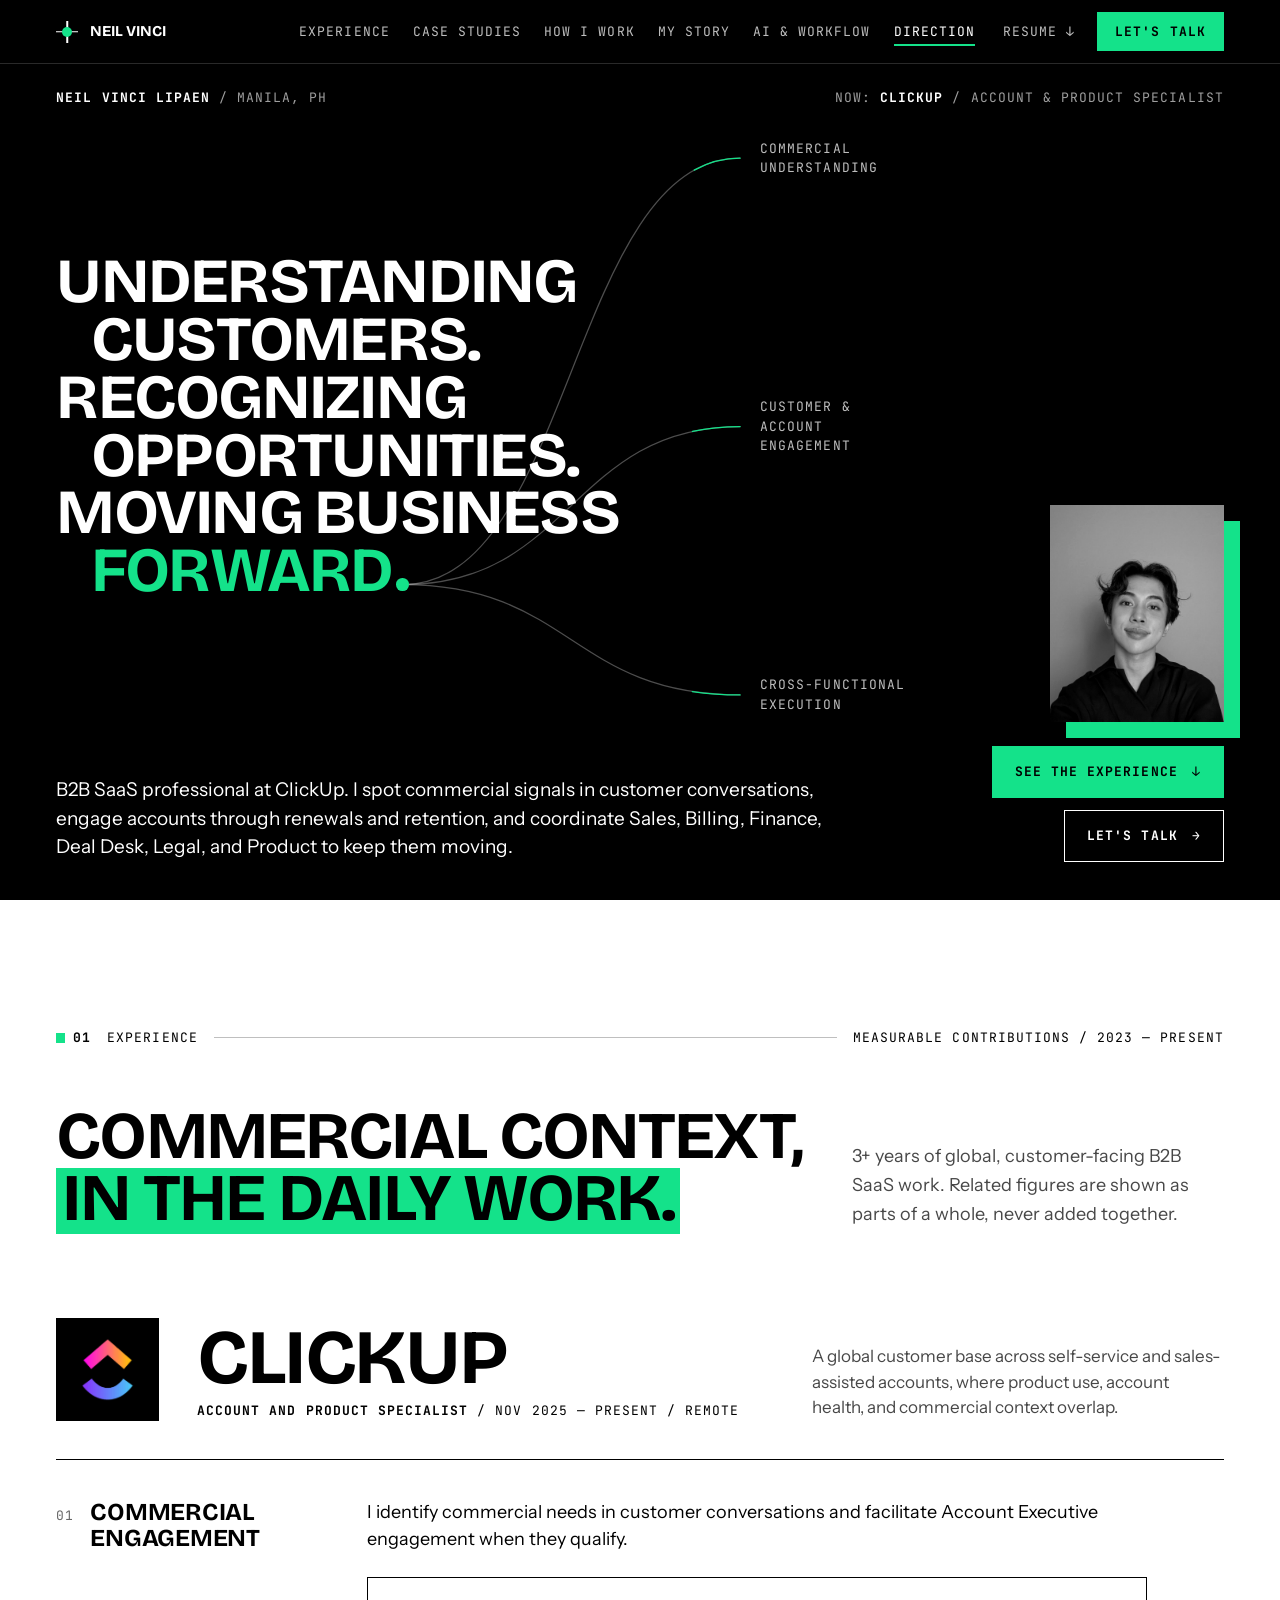
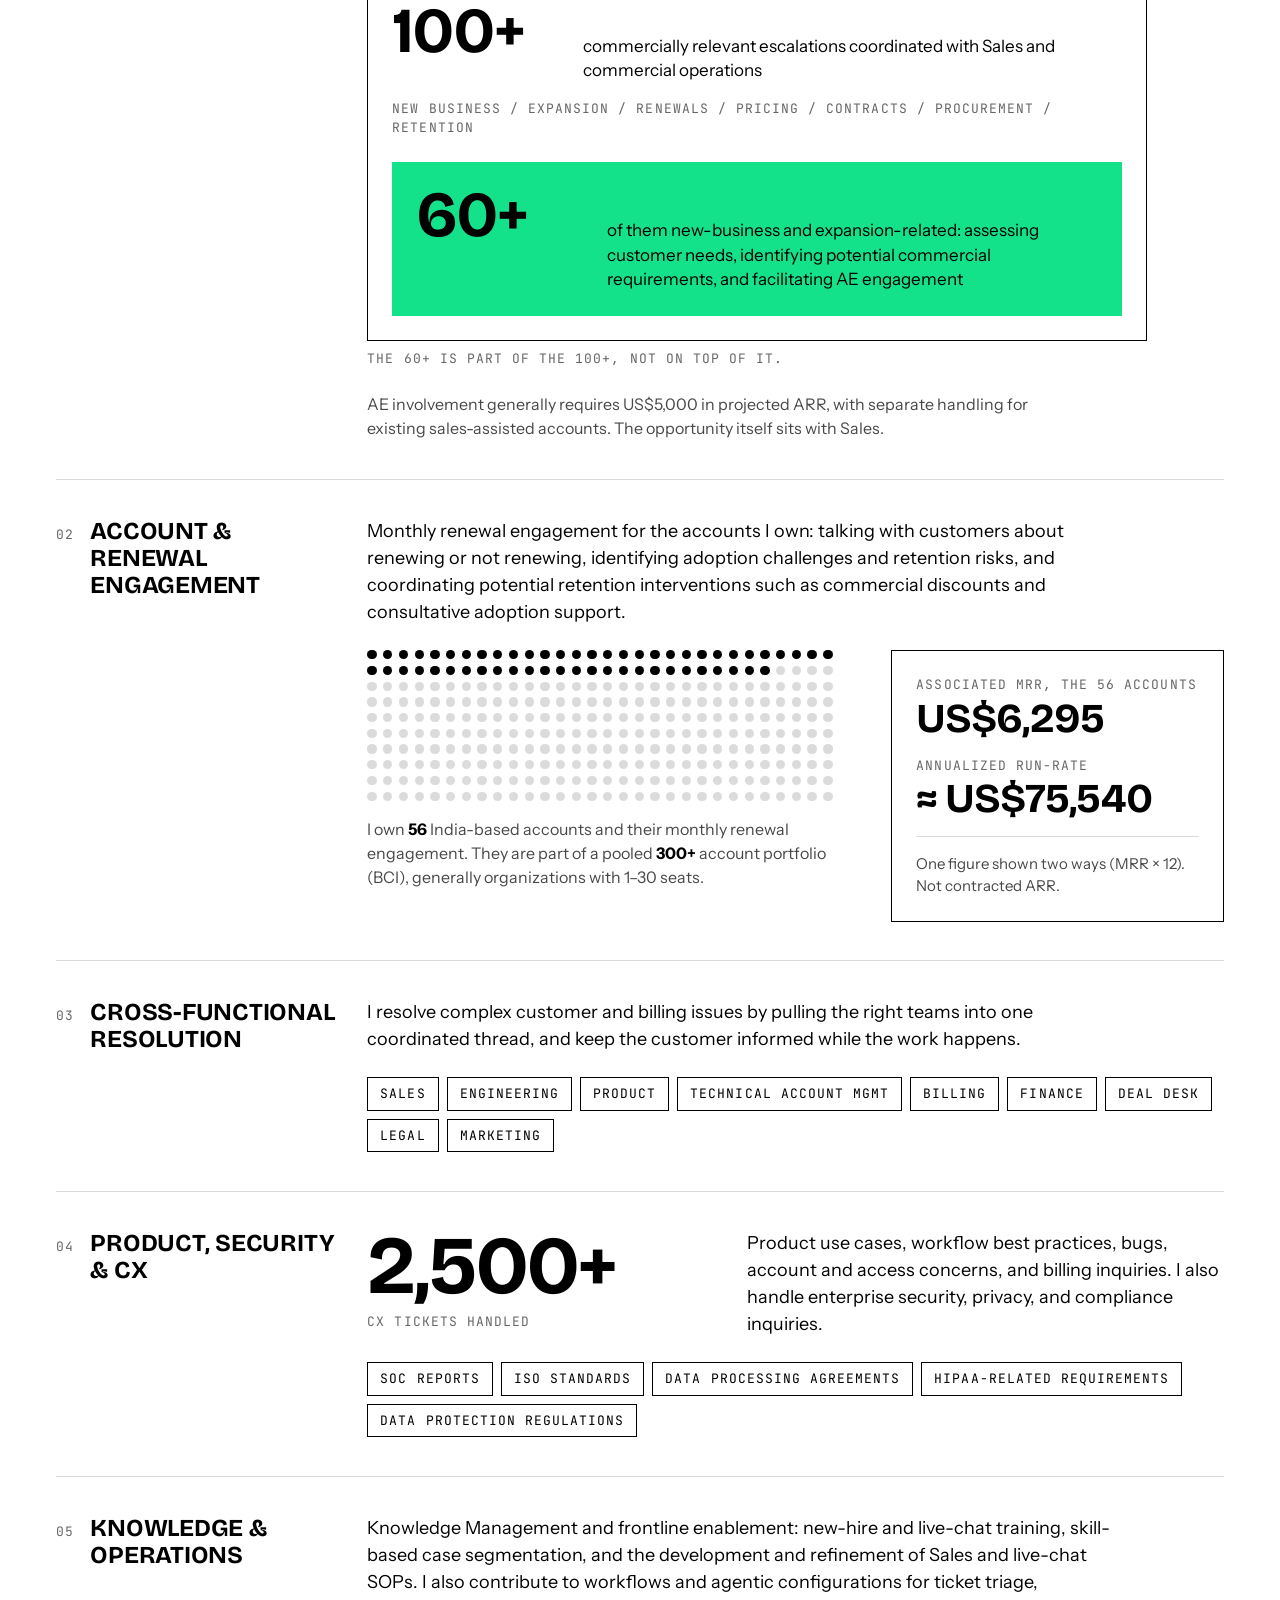
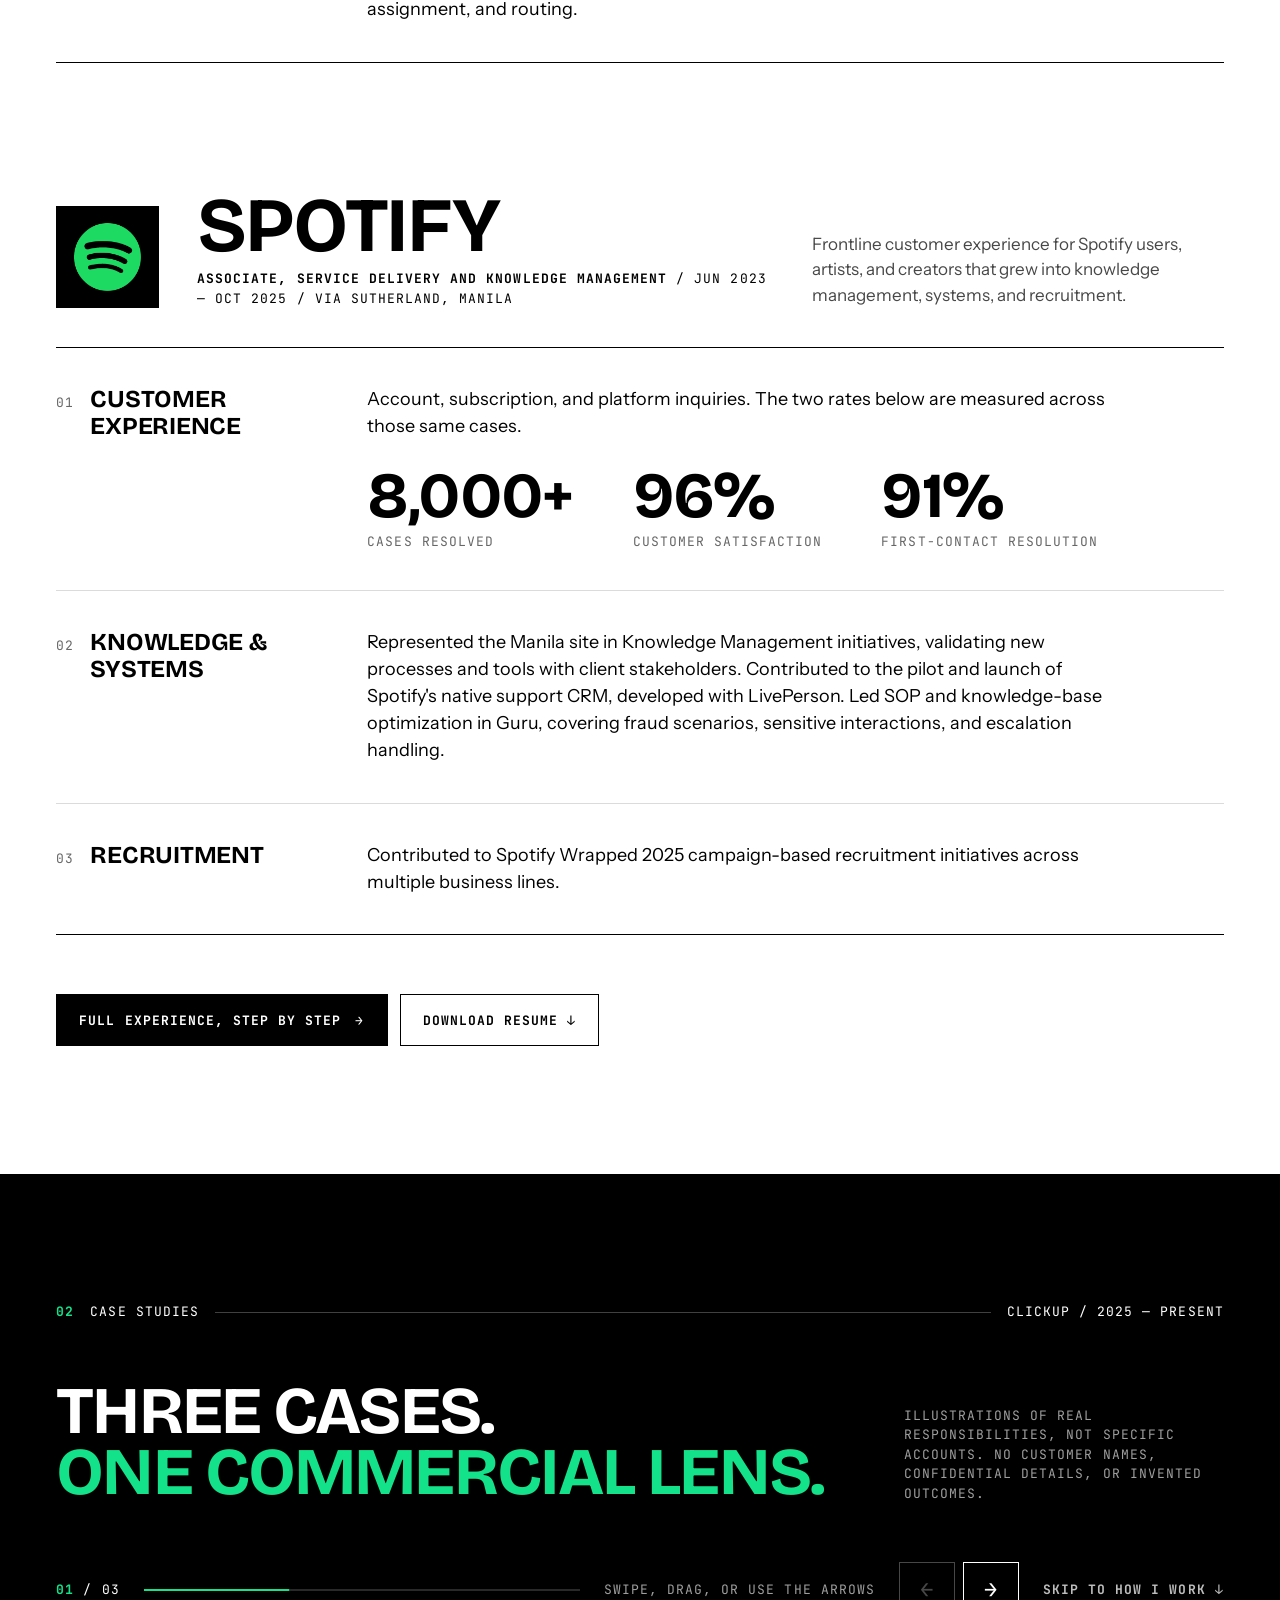
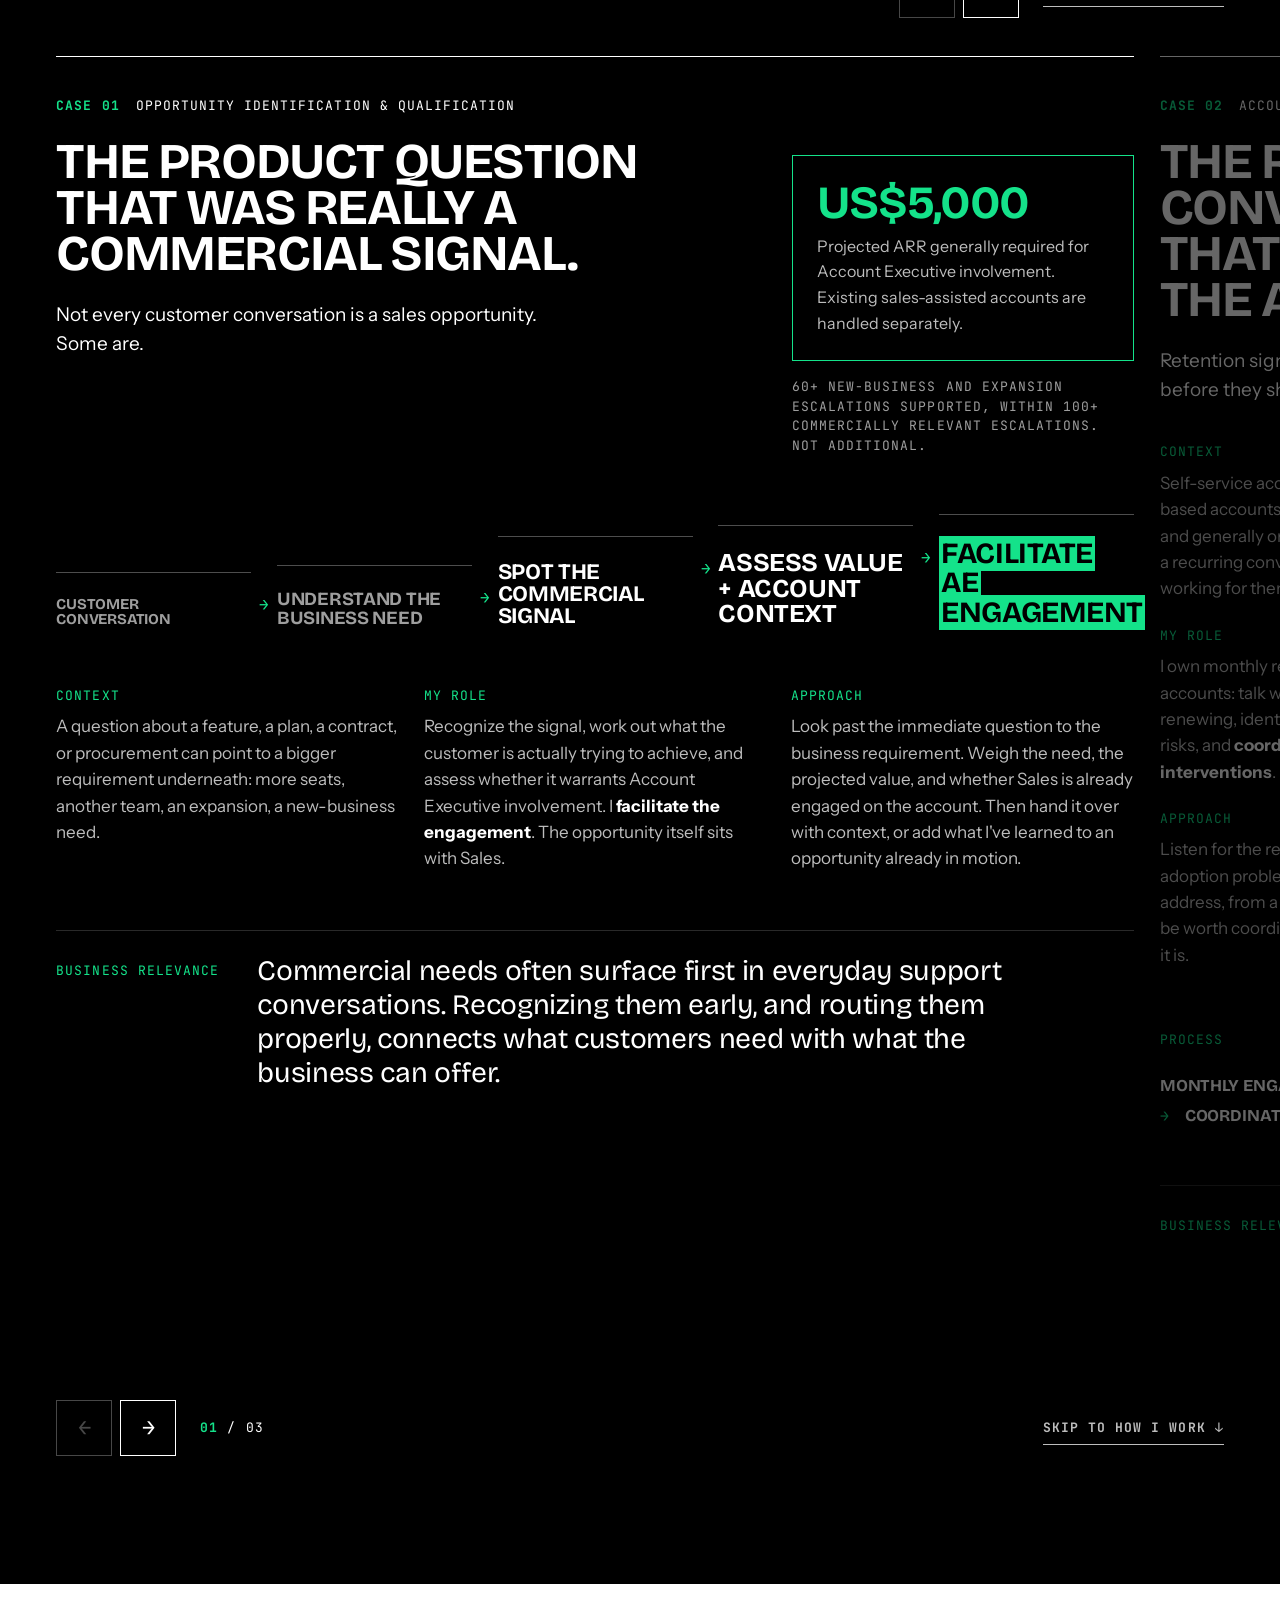
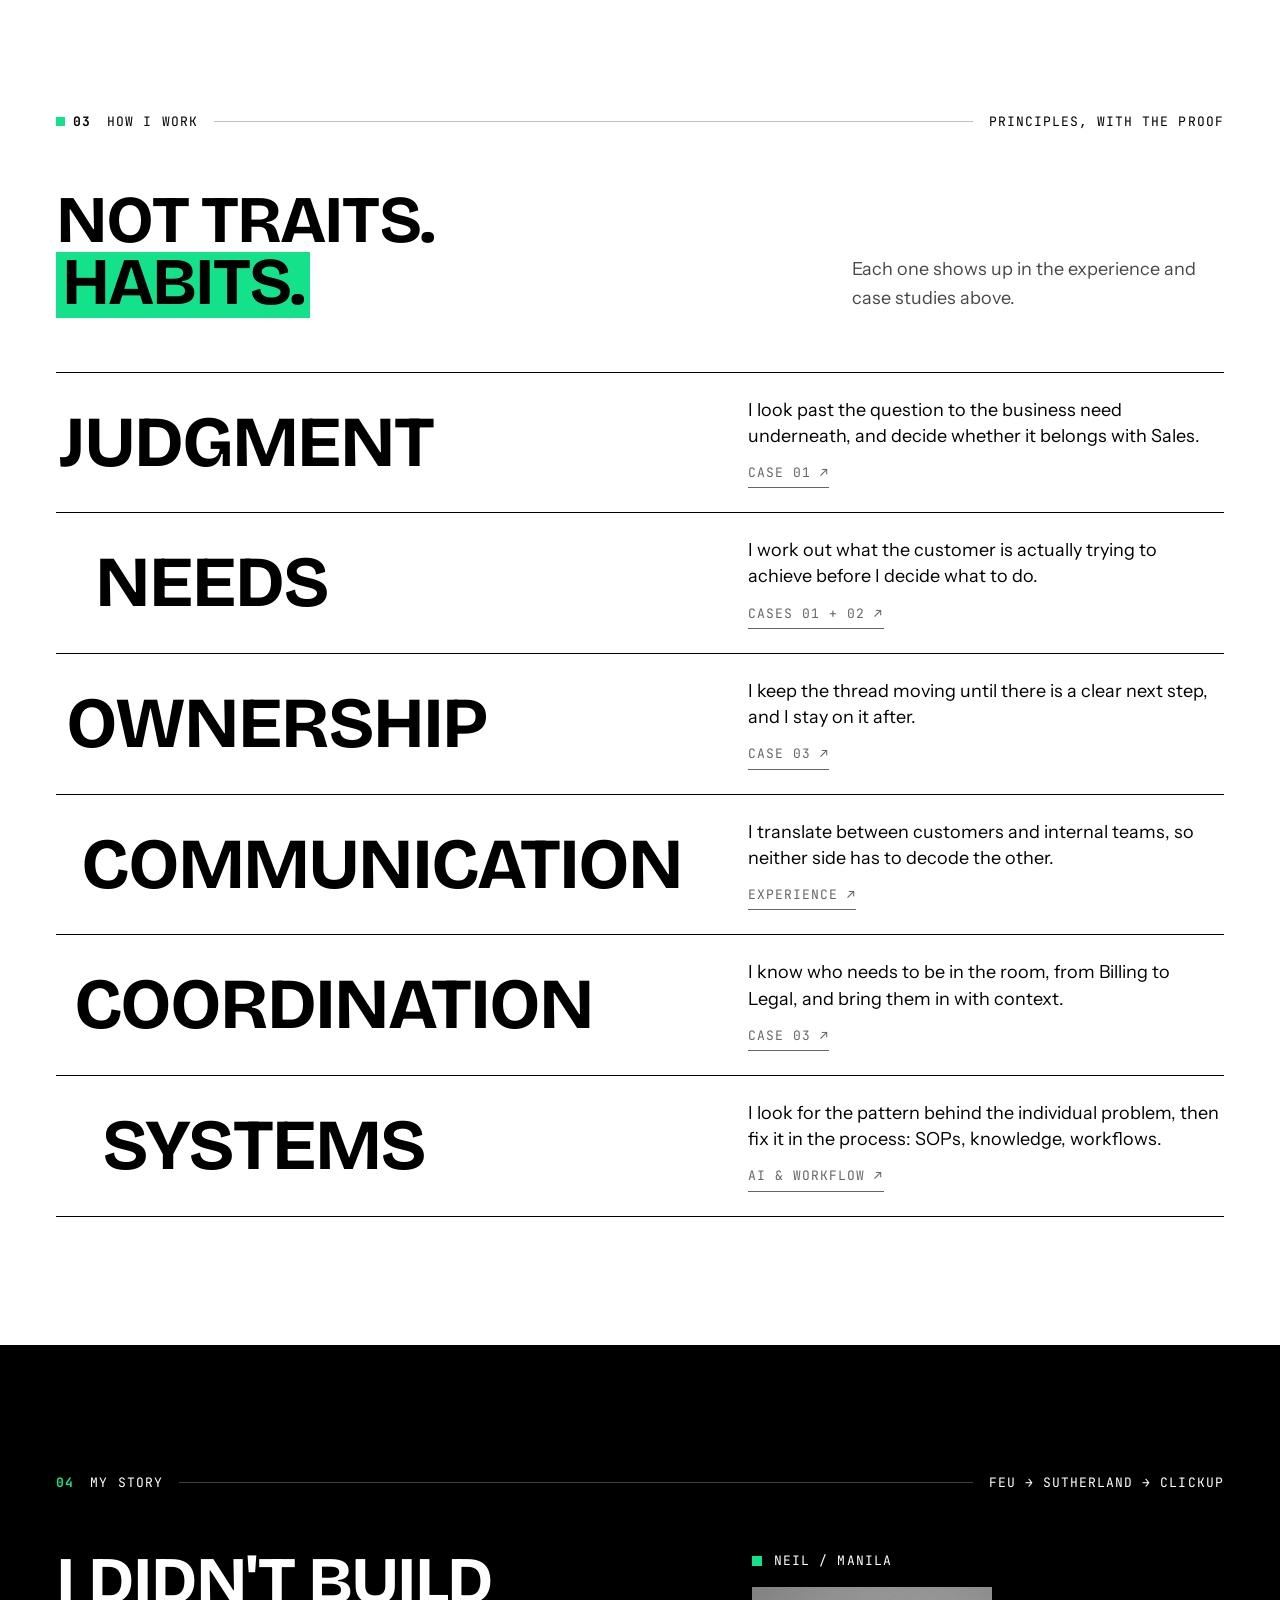
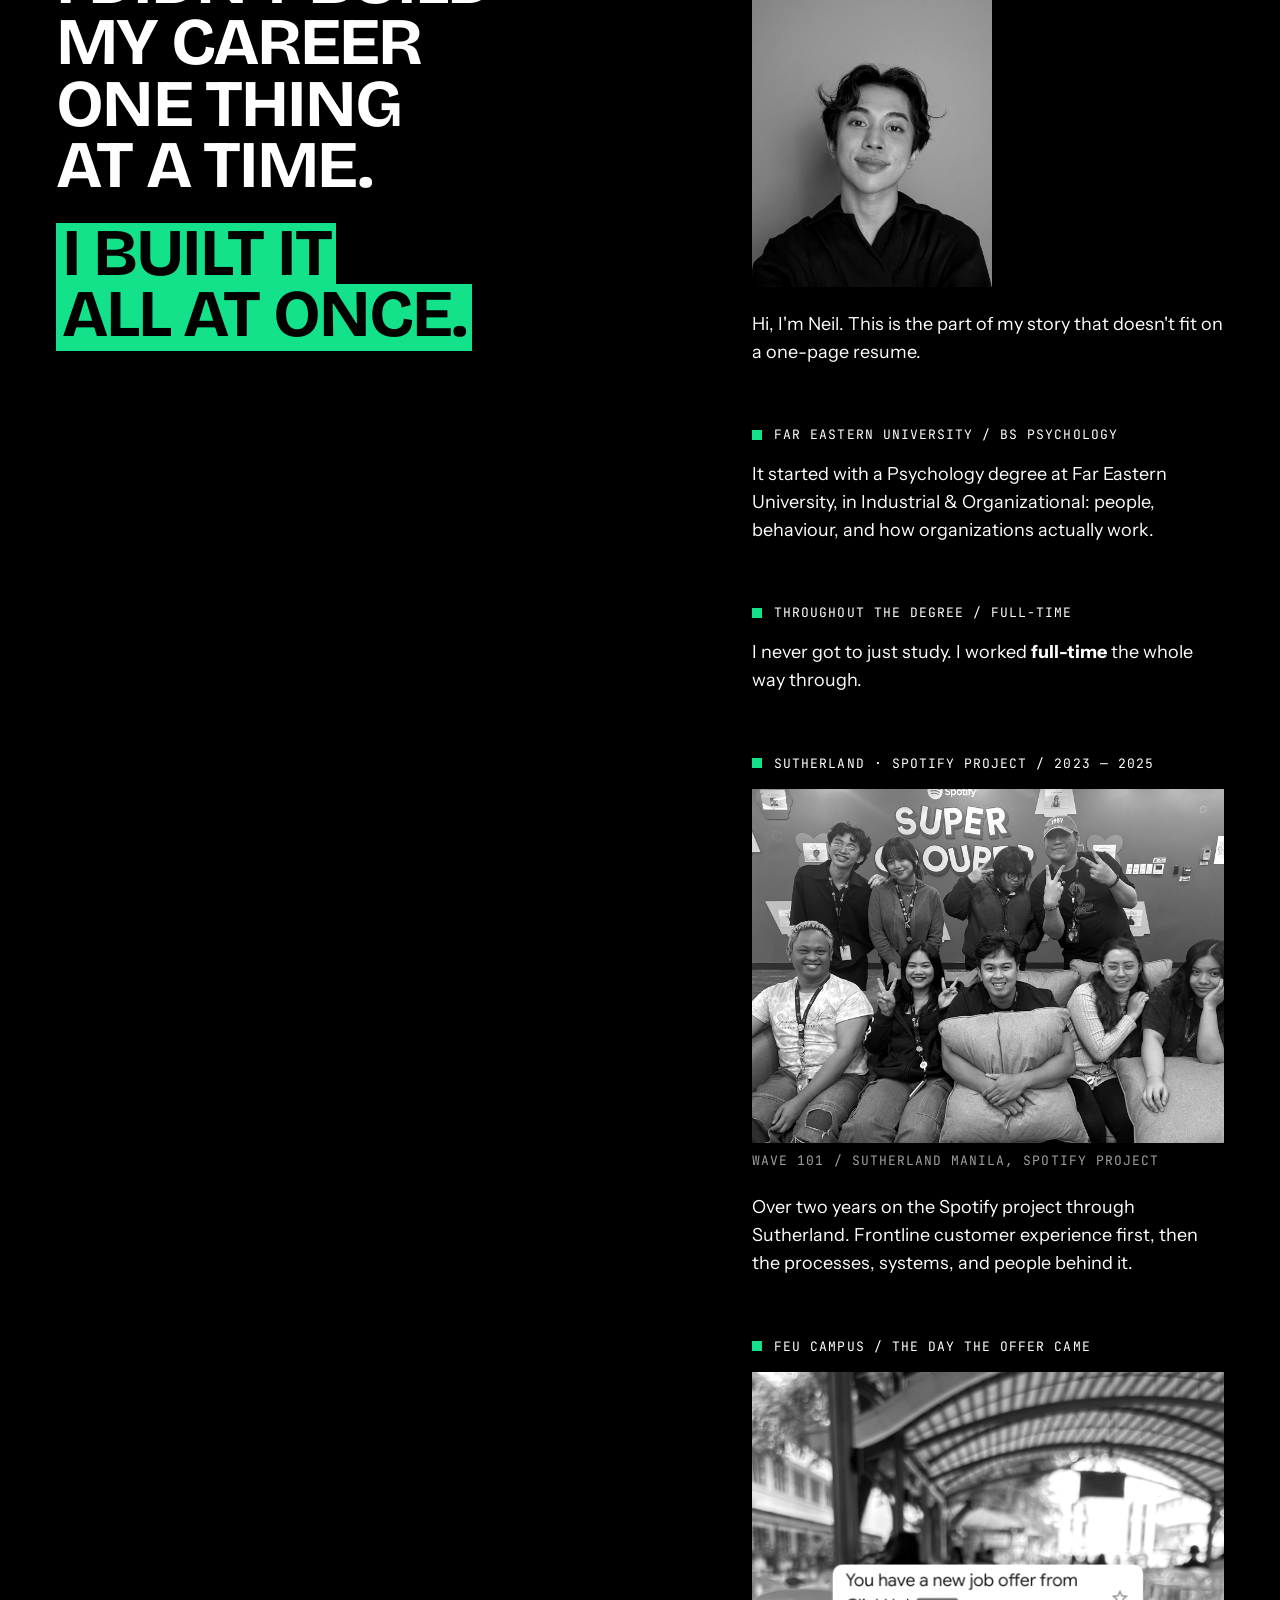
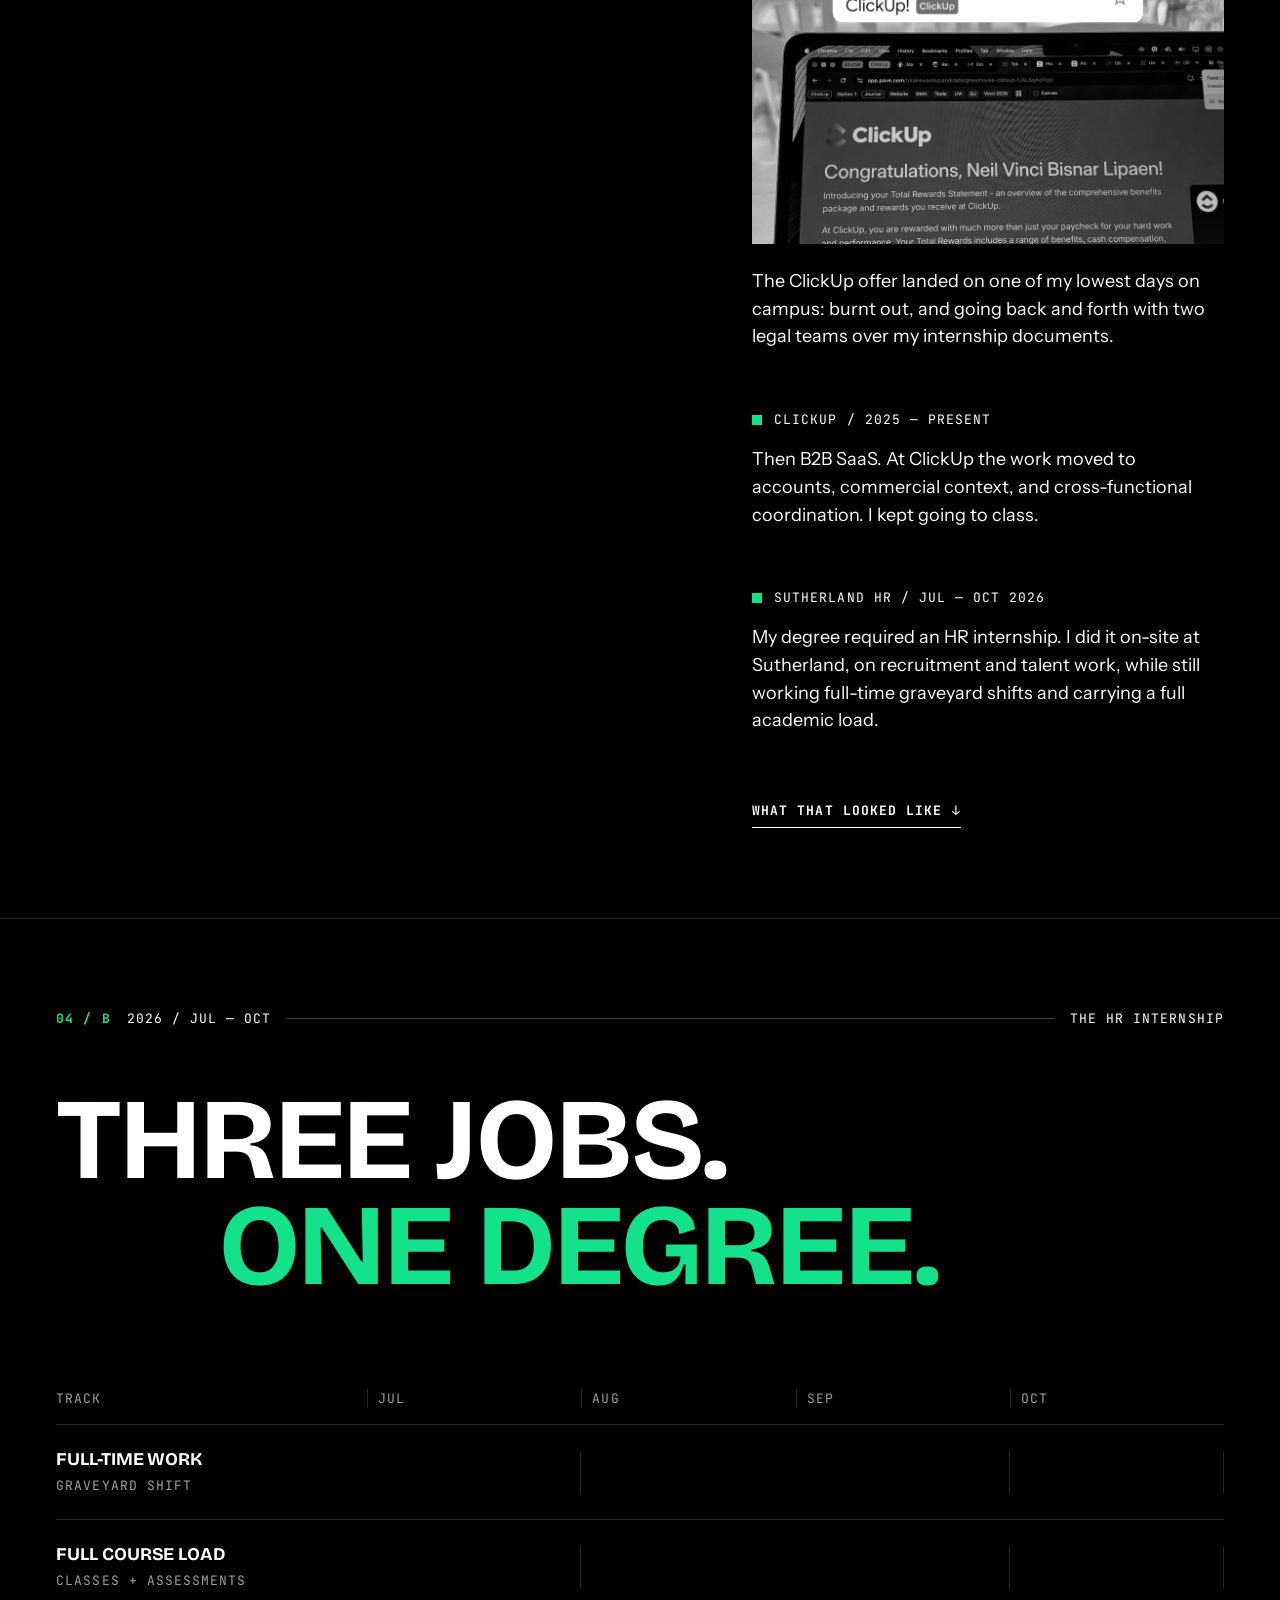
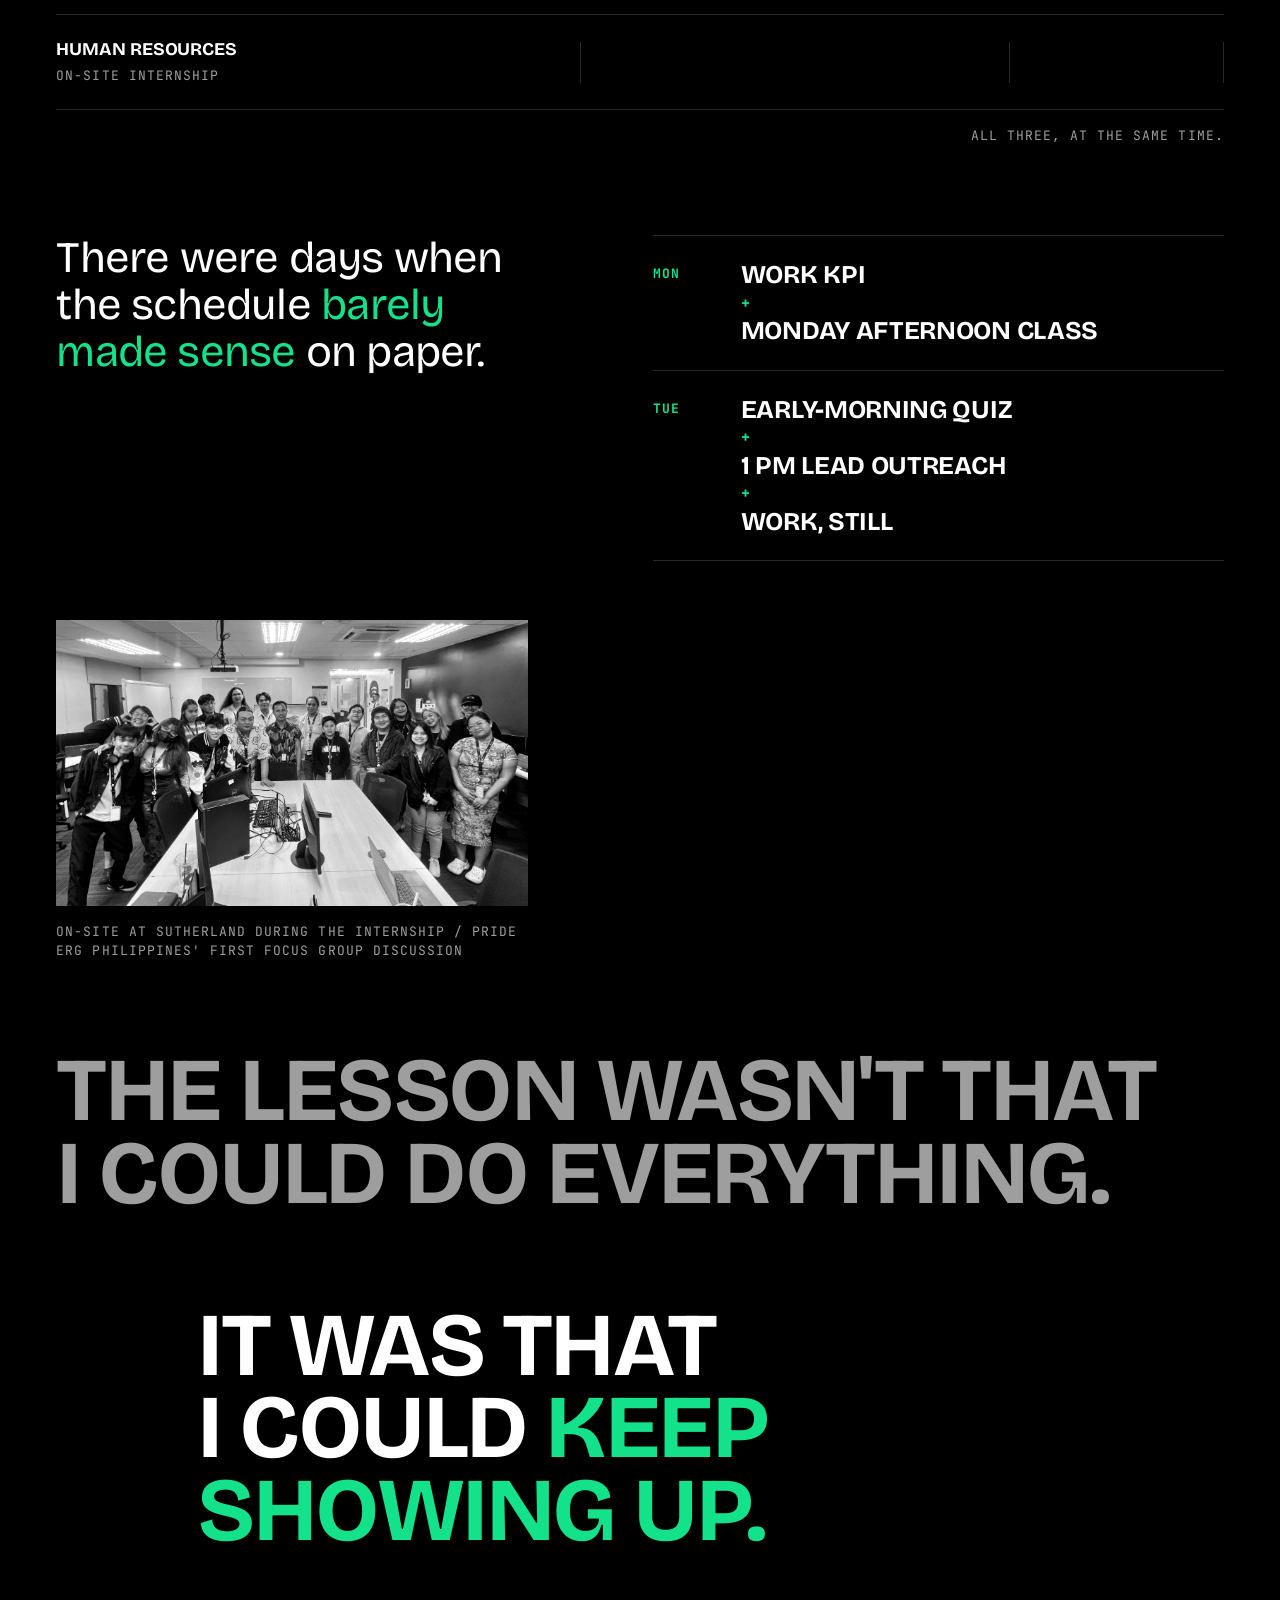
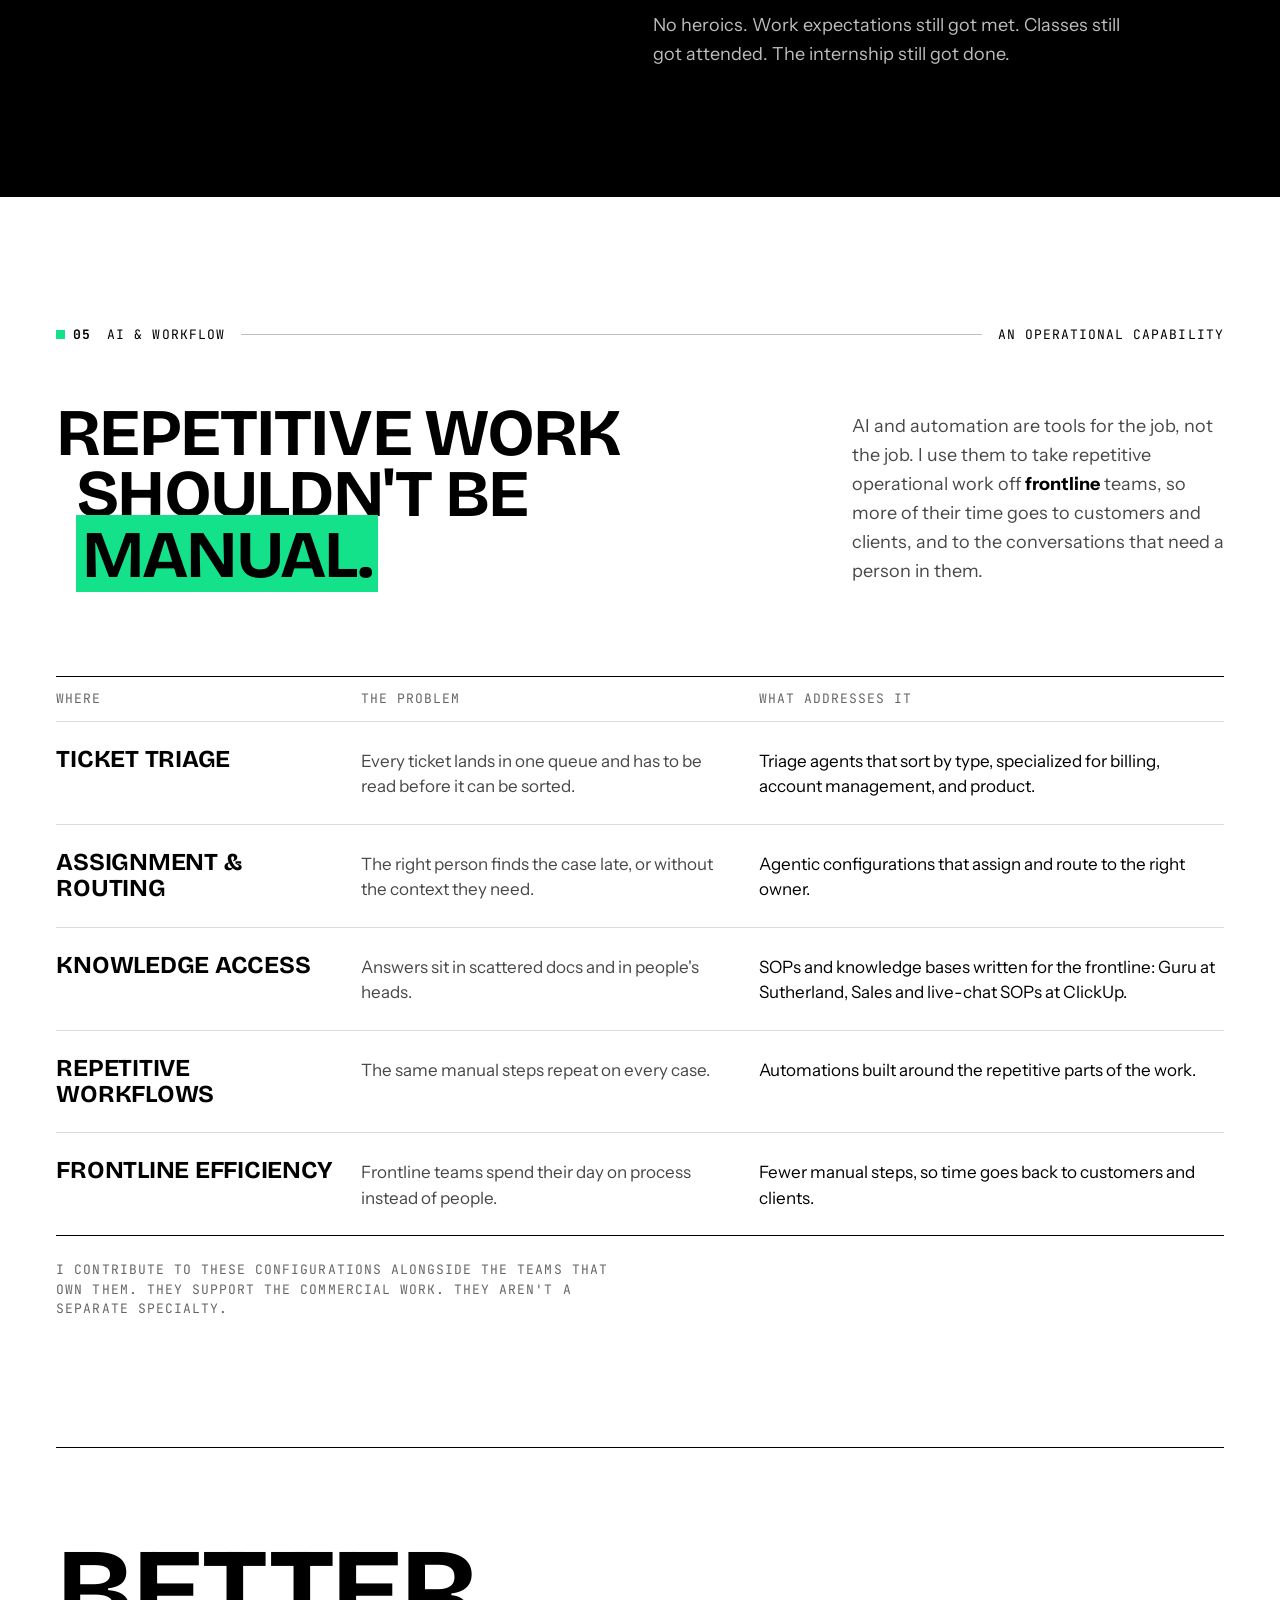
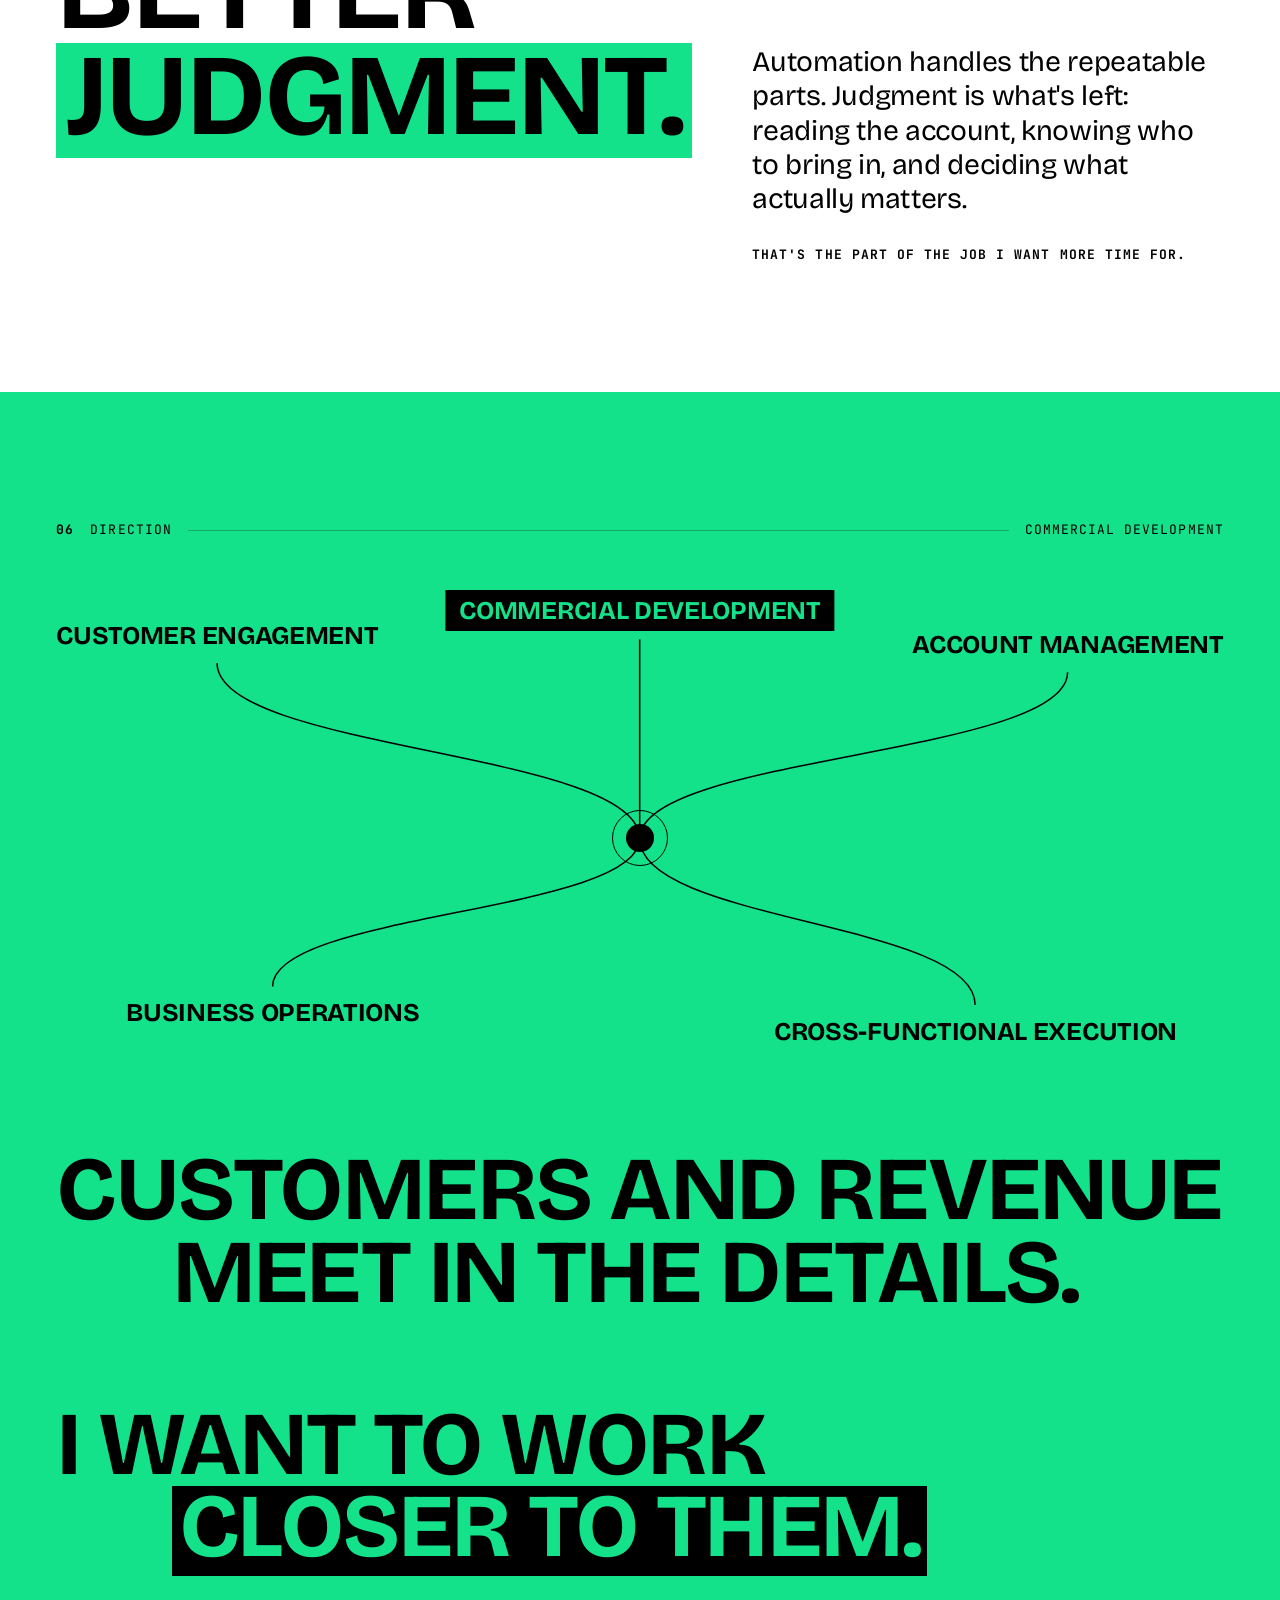
<file: index.html>
<!DOCTYPE html>
<html lang="en">
<head>
<meta charset="UTF-8">
<meta name="viewport" content="width=device-width, initial-scale=1">
<title>Neil Vinci Lipaen — B2B SaaS Commercial Understanding, Account Engagement &amp; Cross-functional Execution</title>
<meta name="description" content="Neil Vinci Lipaen is a B2B SaaS professional who identifies commercial opportunities, engages accounts through renewals and retention, and coordinates Sales, Billing, Finance, Deal Desk, Legal and Product.">
<link rel="canonical" href="https://neilvinci.com/">
<meta name="theme-color" content="#000000">
<meta property="og:type" content="website">
<meta property="og:site_name" content="Neil Vinci Lipaen">
<meta property="og:title" content="Neil Vinci Lipaen — B2B SaaS Commercial Understanding, Account Engagement &amp; Cross-functional Execution">
<meta property="og:description" content="Neil Vinci Lipaen is a B2B SaaS professional who identifies commercial opportunities, engages accounts through renewals and retention, and coordinates Sales, Billing, Finance, Deal Desk, Legal and Product.">
<meta property="og:url" content="https://neilvinci.com/">
<meta property="og:image" content="https://neilvinci.com/assets/img/og.png">
<meta property="og:image:width" content="1200">
<meta property="og:image:height" content="630">
<meta name="twitter:card" content="summary_large_image">
<link rel="icon" href="assets/img/favicon.svg" type="image/svg+xml">
<link rel="preload" href="assets/fonts/BricolageGrotesque-Bold.ttf" as="font" type="font/ttf" crossorigin>
<link rel="stylesheet" href="assets/style.css">
</head>
<body>
<a class="skip" href="#main">Skip to content</a>
<header class="nav">
  <a class="nav__brand" href="index.html" aria-label="Neil Vinci Lipaen, home"><span class="nav__node" aria-hidden="true"><i></i></span><span>Neil Vinci</span></a>
  <nav class="nav__links" aria-label="Primary">
    <a href="index.html#experience" data-spy="experience">Experience</a>
    <a href="index.html#cases" data-spy="cases">Case studies</a>
    <a href="index.html#how" data-spy="how">How I work</a>
    <a href="index.html#story" data-spy="story">My story</a>
    <a href="index.html#ai" data-spy="ai">AI &amp; workflow</a>
    <a href="index.html#next" data-spy="next">Direction</a>
  </nav>
  <div class="nav__actions">
    <a class="nav__resume" href="assets/Neil_Vinci_Lipaen_Resume.pdf" download>Resume ↓</a>
    <a class="nav__cta" href="contact.html">Let's talk</a>
  </div>
  <button class="nav__toggle" id="menuToggle" type="button" aria-expanded="false" aria-controls="menu"><span class="nav__toggle-label">Menu</span><span class="nav__toggle-icon" aria-hidden="true"></span></button>
</header>
<div class="menu" id="menu" hidden>
  <nav class="menu__links" aria-label="Mobile">
    <a href="index.html#experience"><span>01</span>Experience</a>
    <a href="index.html#cases"><span>02</span>Case studies</a>
    <a href="index.html#how"><span>03</span>How I work</a>
    <a href="index.html#story"><span>04</span>My story</a>
    <a href="index.html#ai"><span>05</span>AI &amp; workflow</a>
    <a href="index.html#next"><span>06</span>Direction</a>
  </nav>
  <div class="menu__foot">
    <a class="btn btn--signal" href="contact.html">Let's talk <span class="btn__arrow" aria-hidden="true">→</span></a>
    <a class="btn btn--ghost" href="assets/Neil_Vinci_Lipaen_Resume.pdf" download>Resume ↓</a>
  </div>
</div>

<main id="main">

  <!-- ============ HERO ============ -->
  <section class="hero scene--black frame" data-converge data-trails aria-labelledby="hero-title">
    <div class="hero__top meta"><span><b>Neil Vinci Lipaen</b> / Manila, PH</span><span>Now: <b>ClickUp</b> / Account &amp; Product Specialist</span></div>

    <div class="hero__main grid">
      <h1 class="hero__title display rl" id="hero-title">
        <span class="ln"><span style="--i:0">Understanding</span></span>
        <span class="ln ln--b"><span style="--i:1">customers.</span></span>
        <span class="ln"><span style="--i:2">Recognizing</span></span>
        <span class="ln ln--b"><span style="--i:3">opportunities.</span></span>
        <span class="ln"><span style="--i:4">Moving business</span></span>
        <span class="ln ln--b"><span style="--i:5" class="signal">forward<span class="hero__node" data-target aria-hidden="true"></span><span class="sr-only">.</span></span></span>
      </h1>

      <ul class="hero__fields" aria-label="Three connected capabilities">
        <li class="hero__origin meta" data-origin="left">Commercial understanding</li>
        <li class="hero__origin meta" data-origin="left">Customer &amp; account engagement</li>
        <li class="hero__origin meta" data-origin="left">Cross-functional execution</li>
      </ul>

      <figure class="hero__portrait photo photo--offset" data-reveal style="--d:250ms">
        <div class="photo__frame"><img src="assets/img/neil-portrait.jpg" alt="Portrait of Neil Vinci Lipaen" width="880" height="1100"></div>
      </figure>
    </div>

    <svg class="hero__lines" data-lines aria-hidden="true" focusable="false"></svg>

    <div class="hero__foot grid">
      <p class="hero__lede" data-reveal style="--d:700ms">B2B SaaS professional at ClickUp. I spot commercial signals in customer conversations, engage accounts through renewals and retention, and coordinate Sales, Billing, Finance, Deal Desk, Legal, and Product to keep them moving.</p>
      <div class="hero__cta" data-reveal style="--d:850ms">
        <a class="btn btn--signal" href="#experience">See the experience <span class="btn__arrow" aria-hidden="true">↓</span></a>
        <a class="btn btn--ghost" href="contact.html">Let's talk <span class="btn__arrow" aria-hidden="true">→</span></a>
      </div>
    </div>
  </section>

  <!-- ============ 01 · EXPERIENCE + MEASURABLE CONTRIBUTIONS ============ -->
  <section class="scene scene--white frame" id="experience" aria-labelledby="exp-title">
    <div class="section-id meta"><span class="section-id__no">01</span><span>Experience</span><span class="section-id__rule"></span><span>Measurable contributions / 2023 — Present</span></div>

    <div class="xs__head grid">
      <h2 class="xs__title display rl" id="exp-title">
        <span class="ln"><span style="--i:0">Commercial context,</span></span>
        <span class="ln"><span style="--i:1"><span class="mark">in the daily work.</span></span></span>
      </h2>
      <p class="xs__aside">3+ years of global, customer-facing B2B SaaS work. Related figures are shown as parts of a whole, never added together.</p>
    </div>

    <!-- ClickUp -->
    <article class="co" aria-labelledby="co-clickup">
      <header class="co__head">
        <span class="co__logo logo-tile" data-reveal="scale"><img src="assets/img/clickup_mark.png" alt="ClickUp logo" width="478" height="571" loading="lazy"></span>
        <div class="co__id">
          <h3 class="co__name display" id="co-clickup">ClickUp</h3>
          <p class="meta"><b>Account and Product Specialist</b> / Nov 2025 — Present / Remote</p>
        </div>
        <p class="co__sum">A global customer base across self-service and sales-assisted accounts, where product use, account health, and commercial context overlap.</p>
      </header>

      <div class="rows">
        <section class="row" aria-labelledby="r-commercial">
          <div class="row__label"><span class="row__no meta">01</span><h4 class="row__name" id="r-commercial">Commercial engagement</h4></div>
          <div class="row__body">
            <p class="row__lede">I identify commercial needs in customer conversations and facilitate Account Executive engagement when they qualify.</p>
            <figure class="nest" data-reveal>
              <div class="nest__outer">
                <div class="nest__top"><b class="nest__n">100+</b><span class="nest__t">commercially relevant escalations coordinated with Sales and commercial operations</span></div>
                <p class="nest__scope meta">New business / Expansion / Renewals / Pricing / Contracts / Procurement / Retention</p>
                <div class="nest__inner"><b class="nest__n">60+</b><span class="nest__t">of them new-business and expansion-related: assessing customer needs, identifying potential commercial requirements, and facilitating AE engagement</span></div>
              </div>
              <figcaption class="meta">The 60+ is part of the 100+, not on top of it.</figcaption>
            </figure>
            <p class="row__note">AE involvement generally requires US$5,000 in projected ARR, with separate handling for existing sales-assisted accounts. The opportunity itself sits with Sales.</p>
          </div>
        </section>

        <section class="row" aria-labelledby="r-accounts">
          <div class="row__label"><span class="row__no meta">02</span><h4 class="row__name" id="r-accounts">Account &amp; renewal engagement</h4></div>
          <div class="row__body">
            <p class="row__lede">Monthly renewal engagement for the accounts I own: talking with customers about renewing or not renewing, identifying adoption challenges and retention risks, and coordinating potential retention interventions such as commercial discounts and consultative adoption support.</p>
            <div class="acct">
              <figure class="acct__viz" data-reveal>
                <div class="dots" data-dots="300" data-hi="56" aria-hidden="true"></div>
                <figcaption>I own <b>56</b> India-based accounts and their monthly renewal engagement. They are part of a pooled <b>300+</b> account portfolio (BCI), generally organizations with 1–30 seats.</figcaption>
              </figure>
              <div class="runrate" data-reveal style="--d:120ms">
                <dl>
                  <div><dt class="meta">Associated MRR, the 56 accounts</dt><dd>US$6,295</dd></div>
                  <div><dt class="meta">Annualized run-rate</dt><dd>≈ US$75,540</dd></div>
                </dl>
                <p class="runrate__note">One figure shown two ways (MRR × 12). Not contracted ARR.</p>
              </div>
            </div>
          </div>
        </section>

        <section class="row" aria-labelledby="r-cross">
          <div class="row__label"><span class="row__no meta">03</span><h4 class="row__name" id="r-cross">Cross-functional resolution</h4></div>
          <div class="row__body">
            <p class="row__lede">I resolve complex customer and billing issues by pulling the right teams into one coordinated thread, and keep the customer informed while the work happens.</p>
            <ul class="chips meta" aria-label="Teams coordinated with">
              <li>Sales</li><li>Engineering</li><li>Product</li><li>Technical Account Mgmt</li><li>Billing</li><li>Finance</li><li>Deal Desk</li><li>Legal</li><li>Marketing</li>
            </ul>
          </div>
        </section>

        <section class="row" aria-labelledby="r-product">
          <div class="row__label"><span class="row__no meta">04</span><h4 class="row__name" id="r-product">Product, security &amp; CX</h4></div>
          <div class="row__body">
            <div class="row__split">
              <div class="bignum" data-reveal><span class="bignum__n">2,500+</span><span class="bignum__l meta">CX tickets handled</span></div>
              <p class="row__lede">Product use cases, workflow best practices, bugs, account and access concerns, and billing inquiries. I also handle enterprise security, privacy, and compliance inquiries.</p>
            </div>
            <ul class="chips meta" aria-label="Security and compliance topics">
              <li>SOC reports</li><li>ISO standards</li><li>Data Processing Agreements</li><li>HIPAA-related requirements</li><li>Data protection regulations</li>
            </ul>
          </div>
        </section>

        <section class="row" aria-labelledby="r-ops">
          <div class="row__label"><span class="row__no meta">05</span><h4 class="row__name" id="r-ops">Knowledge &amp; operations</h4></div>
          <div class="row__body">
            <p class="row__lede">Knowledge Management and frontline enablement: new-hire and live-chat training, skill-based case segmentation, and the development and refinement of Sales and live-chat SOPs. I also contribute to workflows and agentic configurations for ticket triage, assignment, and routing.</p>
          </div>
        </section>
      </div>
    </article>

    <!-- Spotify -->
    <article class="co co--alt" aria-labelledby="co-spotify">
      <header class="co__head">
        <span class="co__logo logo-tile logo-tile--spotify" data-reveal="scale"><img src="assets/img/spotify_mark.png" alt="Spotify logo" width="520" height="520" loading="lazy"></span>
        <div class="co__id">
          <h3 class="co__name display" id="co-spotify">Spotify</h3>
          <p class="meta"><b>Associate, Service Delivery and Knowledge Management</b> / Jun 2023 — Oct 2025 / Via Sutherland, Manila</p>
        </div>
        <p class="co__sum">Frontline customer experience for Spotify users, artists, and creators that grew into knowledge management, systems, and recruitment.</p>
      </header>

      <div class="rows">
        <section class="row" aria-labelledby="r-sp-cx">
          <div class="row__label"><span class="row__no meta">01</span><h4 class="row__name" id="r-sp-cx">Customer experience</h4></div>
          <div class="row__body">
            <p class="row__lede">Account, subscription, and platform inquiries. The two rates below are measured across those same cases.</p>
            <div class="kpis kpis--lg">
              <span class="kpi"><span class="kpi__n">8,000+</span><span class="kpi__l meta">Cases resolved</span></span>
              <span class="kpi"><span class="kpi__n">96%</span><span class="kpi__l meta">Customer satisfaction</span></span>
              <span class="kpi"><span class="kpi__n">91%</span><span class="kpi__l meta">First-contact resolution</span></span>
            </div>
          </div>
        </section>
        <section class="row" aria-labelledby="r-sp-km">
          <div class="row__label"><span class="row__no meta">02</span><h4 class="row__name" id="r-sp-km">Knowledge &amp; systems</h4></div>
          <div class="row__body">
            <p class="row__lede">Represented the Manila site in Knowledge Management initiatives, validating new processes and tools with client stakeholders. Contributed to the pilot and launch of Spotify's native support CRM, developed with LivePerson. Led SOP and knowledge-base optimization in Guru, covering fraud scenarios, sensitive interactions, and escalation handling.</p>
          </div>
        </section>
        <section class="row" aria-labelledby="r-sp-rec">
          <div class="row__label"><span class="row__no meta">03</span><h4 class="row__name" id="r-sp-rec">Recruitment</h4></div>
          <div class="row__body">
            <p class="row__lede">Contributed to Spotify Wrapped 2025 campaign-based recruitment initiatives across multiple business lines.</p>
          </div>
        </section>
      </div>
    </article>

    <div class="xs__more">
      <a class="btn btn--ink" href="experience.html">Full experience, step by step <span class="btn__arrow" aria-hidden="true">→</span></a>
      <a class="btn btn--ghost" href="assets/Neil_Vinci_Lipaen_Resume.pdf" download>Download resume ↓</a>
    </div>
  </section>

  <!-- ============ 02 · CASE STUDIES ============ -->
  <section class="scene scene--black" id="cases" aria-labelledby="cases-title">
    <div class="frame">
      <div class="section-id meta"><span class="section-id__no">02</span><span>Case studies</span><span class="section-id__rule"></span><span>ClickUp / 2025 — Present</span></div>
      <div class="cases__head grid">
        <h2 class="cases__title display rl" id="cases-title">
          <span class="ln"><span style="--i:0">Three cases.</span></span>
          <span class="ln"><span style="--i:1" class="signal">One commercial lens.</span></span>
        </h2>
        <p class="cases__note meta">Illustrations of real responsibilities, not specific accounts. No customer names, confidential details, or invented outcomes.</p>
      </div>
    </div>

    <div class="cs" data-carousel role="region" aria-roledescription="carousel" aria-label="Case studies">
      <div class="cs__controls">
        <span class="cs__count meta" aria-hidden="true"><b data-current>01</b> / 03</span>
        <span class="cs__progress" aria-hidden="true"><i></i></span>
        <span class="cs__hint meta" aria-hidden="true">Swipe, drag, or use the arrows</span>
        <span class="cs__btns">
          <button class="cs__btn" type="button" data-prev aria-label="Previous case study">←</button>
          <button class="cs__btn" type="button" data-next aria-label="Next case study">→</button>
        </span>
        <a class="cs__skip textlink" href="#how">Skip to How I work ↓</a>
      </div>
      <p class="sr-only" aria-live="polite" data-live></p>

      <div class="cs__track" tabindex="0" aria-label="Case studies, use left and right arrow keys">

        <!-- 01 · opportunity identification and qualification -->
        <article class="case c1" aria-roledescription="slide" aria-labelledby="case-1">
          <header class="c1__head">
            <div class="case__tag meta"><b>Case 01</b><span>Opportunity identification &amp; qualification</span></div>
            <h3 class="case__title display" id="case-1">The product question that was really a commercial signal.</h3>
            <p class="case__overview lede">Not every customer conversation is a sales opportunity. Some are.</p>
          </header>
          <aside class="c1__aside">
            <div class="bench">
              <div class="bench__n">US$5,000</div>
              <p>Projected ARR generally required for Account Executive involvement. Existing sales-assisted accounts are handled separately.</p>
            </div>
            <p class="bench__scope meta">60+ new-business and expansion escalations supported, within 100+ commercially relevant escalations. Not additional.</p>
          </aside>
          <ol class="escalate" aria-label="Process">
            <li style="--k:0"><span>Customer conversation</span></li>
            <li style="--k:1"><span>Understand the business need</span></li>
            <li style="--k:2"><span>Spot the commercial signal</span></li>
            <li style="--k:3"><span>Assess value + account context</span></li>
            <li style="--k:4"><span>Facilitate AE engagement</span></li>
          </ol>
          <dl class="case__fields c1__fields">
            <div class="case__field"><dt class="meta">Context</dt><dd>A question about a feature, a plan, a contract, or procurement can point to a bigger requirement underneath: more seats, another team, an expansion, a new-business need.</dd></div>
            <div class="case__field"><dt class="meta">My role</dt><dd>Recognize the signal, work out what the customer is actually trying to achieve, and assess whether it warrants Account Executive involvement. I <strong>facilitate the engagement</strong>. The opportunity itself sits with Sales.</dd></div>
            <div class="case__field"><dt class="meta">Approach</dt><dd>Look past the immediate question to the business requirement. Weigh the need, the projected value, and whether Sales is already engaged on the account. Then hand it over with context, or add what I've learned to an opportunity already in motion.</dd></div>
          </dl>
          <div class="case__take"><span class="meta">Business relevance</span><p>Commercial needs often surface first in everyday support conversations. Recognizing them early, and routing them properly, connects what customers need with what the business can offer.</p></div>
        </article>

        <!-- 02 · account engagement and retention -->
        <article class="case c2" aria-roledescription="slide" aria-labelledby="case-2">
          <div class="c2__text">
            <div class="case__tag meta"><b>Case 02</b><span>Account engagement &amp; retention</span></div>
            <h3 class="case__title display" id="case-2">The renewal conversation that explains the account.</h3>
            <p class="case__overview lede">Retention signals show up in conversations before they show up in numbers.</p>
            <dl class="case__fields" style="margin-top:var(--sp-4)">
              <div class="case__field"><dt class="meta">Context</dt><dd>Self-service accounts renew monthly. For the 56 India-based accounts I own, part of a pooled portfolio of 300+ and generally organizations with 1–30 seats, that means a recurring conversation about whether the product is working for them.</dd></div>
              <div class="case__field"><dt class="meta">My role</dt><dd>I own monthly renewal engagement for those 56 accounts: talk with customers about renewing or not renewing, identify adoption challenges and retention risks, and <strong>coordinate potential retention interventions</strong>.</dd></div>
              <div class="case__field"><dt class="meta">Approach</dt><dd>Listen for the reason behind the decision. Separate an adoption problem, which consultative guidance can address, from a commercial one, where a discount may be worth coordinating. Bring in the relevant teams when it is.</dd></div>
            </dl>
          </div>
          <div class="c2__visual">
            <figure>
              <figcaption class="dots__cap meta">56 accounts I own / part of a pooled portfolio of 300+</figcaption>
              <div class="dots dots--dark" data-dots="300" data-hi="56" aria-hidden="true"></div>
              <p class="sr-only">56 of the 300+ accounts in the pooled portfolio are India-based accounts I own and engage monthly.</p>
              <p class="dots__fine meta">Associated MRR of the 56 accounts approx. US$6,295 (≈ US$75,540 annualized run-rate, not contracted ARR)</p>
            </figure>
            <div class="converge" data-reveal>
              <div class="converge__lanes">
                <div class="converge__lane"><span class="meta">The decision</span><strong>Renew, or not renew</strong><small>Heard directly from the customer.</small></div>
                <div class="converge__lane converge__lane--local"><span class="meta">What's behind it</span><strong>Adoption challenge or retention risk</strong><small>Identified, not assumed.</small></div>
              </div>
              <div class="converge__arrow" aria-hidden="true">→</div>
              <div class="converge__out">Potential retention intervention, coordinated</div>
            </div>
          </div>
          <div class="chain-wrap c2__chain"><span class="meta">Process</span>
            <ol class="chain"><li>Monthly engagement</li><li>Understand the decision</li><li>Identify adoption and retention risk</li><li>Coordinate a potential intervention</li><li>Confirm next steps with the customer</li></ol>
          </div>
          <div class="case__take"><span class="meta">Business relevance</span><p>Understanding why accounts renew, or don't, gives the business something it can act on: where adoption support helps, where a commercial conversation is warranted, and where neither will change the outcome.</p></div>
        </article>

        <!-- 03 · cross-functional commercial execution -->
        <article class="case c3" aria-roledescription="slide" aria-labelledby="case-3">
          <div class="c3__hub">
            <div class="hub" data-converge>
              <svg class="hub__lines" data-lines aria-hidden="true" focusable="false"></svg>
              <span class="hub__team" data-origin="spoke"><span>Sales</span></span>
              <span class="hub__team" data-origin="spoke"><span>Product</span></span>
              <span class="hub__team" data-origin="spoke"><span>Technical Account Mgmt</span></span>
              <span class="hub__team" data-origin="spoke"><span>Billing</span></span>
              <span class="hub__core" data-target>Customer-facing thread</span>
              <span class="hub__team" data-origin="spoke"><span>Finance</span></span>
              <span class="hub__team" data-origin="spoke"><span>Deal Desk</span></span>
              <span class="hub__team" data-origin="spoke"><span>Legal</span></span>
              <span class="hub__team" data-origin="spoke"><span>Marketing</span></span>
            </div>
            <p class="hub__cap meta">Depending on the matter, any of these teams may need to be involved.</p>
          </div>
          <div class="c3__text">
            <div class="case__tag meta"><b>Case 03</b><span>Cross-functional commercial execution</span></div>
            <h3 class="case__title display" id="case-3">The account matter that needed more than one team.</h3>
            <p class="case__overview lede">Complex account matters rarely sit with one team.</p>
            <dl class="case__fields c3__fields">
              <div class="case__field"><dt class="meta">Context</dt><dd>A pricing question, a contract term, a procurement step, a billing issue, or a security review can each pull in different teams, with their own policies and timelines.</dd></div>
              <div class="case__field"><dt class="meta">My role</dt><dd>I handle complex account-management escalations: connecting the right stakeholders, keeping the <strong>customer-facing thread</strong> coherent, and following through. Technical escalations stay with the technical teams.</dd></div>
              <div class="case__field"><dt class="meta">Approach</dt><dd>Establish what kind of matter it is, then who needs to be in it. Hand each team the context it needs, clarify next steps, and keep the customer informed so they aren't left navigating disconnected internal processes.</dd></div>
            </dl>
          </div>
          <div class="chain-wrap"><span class="meta">Process</span>
            <ol class="chain"><li>Understand the matter</li><li>Identify the stakeholders</li><li>Coordinate internal actions</li><li>Keep the customer informed</li><li>Follow through</li></ol>
          </div>
          <div class="case__take"><span class="meta">Business relevance</span><p>Commercial relationships are won and lost in handoffs. One coherent thread across Sales, Billing, Finance, Deal Desk, and Legal protects the customer relationship while the business follows its own policy and process.</p></div>
        </article>

      </div>
      <div class="cs__controls cs__controls--bottom">
        <span class="cs__btns">
          <button class="cs__btn" type="button" data-prev data-jump aria-label="Previous case study">←</button>
          <button class="cs__btn" type="button" data-next data-jump aria-label="Next case study">→</button>
        </span>
        <span class="cs__count meta" aria-hidden="true"><b data-current>01</b> / 03</span>
        <a class="cs__skip textlink" href="#how">Skip to How I work ↓</a>
      </div>
    </div>
  </section>

  <!-- ============ 03 · HOW I WORK ============ -->
  <section class="scene scene--white frame" id="how" aria-labelledby="how-title">
    <div class="section-id meta"><span class="section-id__no">03</span><span>How I work</span><span class="section-id__rule"></span><span>Principles, with the proof</span></div>
    <div class="how__intro grid">
      <h2 class="how__title display rl" id="how-title">
        <span class="ln"><span style="--i:0">Not traits.</span></span>
        <span class="ln"><span style="--i:1"><span class="mark">Habits.</span></span></span>
      </h2>
      <p class="how__aside">Each one shows up in the experience and case studies above.</p>
    </div>
    <ul class="principles">
      <li class="principle" style="--o:0">
        <h3 class="principle__word display"><span>Judgment</span></h3>
        <div class="principle__body"><p class="principle__line">I look past the question to the business need underneath, and decide whether it belongs with Sales.</p><a class="principle__proof meta" href="#cases">Case 01 ↗</a></div>
      </li>
      <li class="principle" style="--o:.5">
        <h3 class="principle__word display"><span>Needs</span></h3>
        <div class="principle__body"><p class="principle__line">I work out what the customer is actually trying to achieve before I decide what to do.</p><a class="principle__proof meta" href="#cases">Cases 01 + 02 ↗</a></div>
      </li>
      <li class="principle" style="--o:.1">
        <h3 class="principle__word display"><span>Ownership</span></h3>
        <div class="principle__body"><p class="principle__line">I keep the thread moving until there is a clear next step, and I stay on it after.</p><a class="principle__proof meta" href="#cases">Case 03 ↗</a></div>
      </li>
      <li class="principle" style="--o:.3">
        <h3 class="principle__word display"><span>Communication</span></h3>
        <div class="principle__body"><p class="principle__line">I translate between customers and internal teams, so neither side has to decode the other.</p><a class="principle__proof meta" href="#experience">Experience ↗</a></div>
      </li>
      <li class="principle" style="--o:.2">
        <h3 class="principle__word display"><span>Coordination</span></h3>
        <div class="principle__body"><p class="principle__line">I know who needs to be in the room, from Billing to Legal, and bring them in with context.</p><a class="principle__proof meta" href="#cases">Case 03 ↗</a></div>
      </li>
      <li class="principle" style="--o:.6">
        <h3 class="principle__word display"><span>Systems</span></h3>
        <div class="principle__body"><p class="principle__line">I look for the pattern behind the individual problem, then fix it in the process: SOPs, knowledge, workflows.</p><a class="principle__proof meta" href="#ai">AI &amp; workflow ↗</a></div>
      </li>
    </ul>
  </section>

  <!-- ============ MY STORY ============ -->
  <section class="scene scene--black frame" id="story" aria-labelledby="story-title">
    <div class="section-id meta"><span class="section-id__no">04</span><span>My story</span><span class="section-id__rule"></span><span>FEU → Sutherland → ClickUp</span></div>
    <div class="story grid">
      <div class="story__head">
        <h2 class="story__title display rl" id="story-title">
          <span class="ln"><span style="--i:0">I didn't build</span></span>
          <span class="ln"><span style="--i:1">my career</span></span>
          <span class="ln"><span style="--i:2">one thing</span></span>
          <span class="ln"><span style="--i:3">at a time.</span></span>
        </h2>
        <p class="story__title-2 display rl">
          <span class="ln"><span style="--i:0;--d:400ms"><span class="mark">I built it</span></span></span>
          <span class="ln"><span style="--i:1;--d:400ms"><span class="mark">all at once.</span></span></span>
        </p>
      </div>

      <div class="story__body">
        <article class="beat beat--portrait">
          <div class="beat__stamp meta">Neil / Manila</div>
          <figure class="photo photo--portrait">
            <img src="assets/img/neil-portrait.jpg" alt="Portrait of Neil Vinci Lipaen against a lavender backdrop" width="880" height="1100" loading="lazy">
          </figure>
          <p>Hi, I'm Neil. This is the part of my story that doesn't fit on a one-page resume.</p>
        </article>
        <article class="beat">
          <div class="beat__stamp meta">Far Eastern University / BS Psychology</div>
          <p>It started with a Psychology degree at Far Eastern University, in Industrial &amp; Organizational: people, behaviour, and how organizations actually work.</p>
        </article>
        <article class="beat">
          <div class="beat__stamp meta">Throughout the degree / Full-time</div>
          <p>I never got to just study. I worked <strong>full-time</strong> the whole way through.</p>
        </article>
        <article class="beat beat--photo">
          <div class="beat__stamp meta">Sutherland · Spotify project / 2023 — 2025</div>
          <figure class="photo">
            <img src="assets/img/spotify-team-wave-101.jpg" alt="The Wave 101 team at Sutherland Manila, posed on a couch in front of a Spotify wall" width="1600" height="1200" loading="lazy">
            <figcaption class="meta">Wave 101 / Sutherland Manila, Spotify project</figcaption>
          </figure>
          <p>Over two years on the Spotify project through Sutherland. Frontline customer experience first, then the processes, systems, and people behind it.</p>
        </article>
        <article class="beat beat--photo">
          <div class="beat__stamp meta">FEU campus / The day the offer came</div>
          <figure class="photo">
            <img src="assets/img/clickup-offer-day.jpg" alt="A laptop on a campus table showing a ClickUp offer page, under a notification that reads: You have a new job offer from ClickUp!" width="1000" height="966" loading="lazy">
          </figure>
          <p>The ClickUp offer landed on one of my lowest days on campus: burnt out, and going back and forth with two legal teams over my internship documents.</p>
        </article>
        <article class="beat">
          <div class="beat__stamp meta">ClickUp / 2025 — Present</div>
          <p>Then B2B SaaS. At ClickUp the work moved to accounts, commercial context, and cross-functional coordination. I kept going to class.</p>
        </article>
        <article class="beat">
          <div class="beat__stamp meta">Sutherland HR / Jul — Oct 2026</div>
          <p>My degree required an HR internship. I did it on-site at Sutherland, on recruitment and talent work, while still working full-time graveyard shifts and carrying a full academic load.</p>
        </article>
        <a class="textlink" href="#three-jobs">What that looked like <span aria-hidden="true">↓</span></a>
      </div>
    </div>
  </section>

  <!-- ============ THREE JOBS. ONE DEGREE. ============ -->
  <section class="scene scene--black frame" id="three-jobs" aria-labelledby="jobs-title">
    <div class="section-id meta"><span class="section-id__no">04 / B</span><span>2026 / Jul — Oct</span><span class="section-id__rule"></span><span>The HR internship</span></div>

    <h2 class="jobs__title display rl block" id="jobs-title">
      <span class="ln"><span style="--i:0">Three jobs.</span></span>
      <span class="ln ln--b"><span style="--i:1" class="signal">One degree.</span></span>
    </h2>

    <figure class="lanes block" data-lanes>
      <figcaption class="sr-only">Three tracks running at the same time from July to October 2026: full-time graveyard-shift work, a full course load, and an on-site HR internship.</figcaption>
      <div class="lanes__axis meta" aria-hidden="true"><span>Track</span><div class="lanes__months"><span>Jul</span><span>Aug</span><span>Sep</span><span>Oct</span></div></div>
      <div class="lane">
        <div class="lane__label"><h3>Full-time work</h3><p class="meta">Graveyard shift</p></div>
        <div class="lane__track" aria-hidden="true"><div class="lane__fill" data-label="Full-time"></div></div>
      </div>
      <div class="lane">
        <div class="lane__label"><h3>Full course load</h3><p class="meta">Classes + assessments</p></div>
        <div class="lane__track" aria-hidden="true"><div class="lane__fill" data-label="Full load"></div></div>
      </div>
      <div class="lane">
        <div class="lane__label"><h3>Human resources</h3><p class="meta">On-site internship</p></div>
        <div class="lane__track" aria-hidden="true"><div class="lane__fill" data-label="On-site"></div></div>
      </div>
      <p class="lanes__note meta" aria-hidden="true">All three, at the same time.</p>
    </figure>

    <div class="days grid block">
      <p class="days__intro statement" data-reveal>There were days when the schedule <em>barely made sense</em> on paper.</p>
      <div class="days__log">
        <div class="day" data-reveal>
          <div class="day__name meta">Mon</div>
          <div class="day__items"><span>Work KPI</span><span class="plus" aria-hidden="true">+</span><span>Monday afternoon class</span></div>
        </div>
        <div class="day" data-reveal style="--d:120ms">
          <div class="day__name meta">Tue</div>
          <div class="day__items"><span>Early-morning quiz</span><span class="plus" aria-hidden="true">+</span><span>1 PM lead outreach</span><span class="plus" aria-hidden="true">+</span><span>Work, still</span></div>
        </div>
      </div>
      <figure class="days__photo photo" data-reveal>
        <img src="assets/img/sutherland-hr-pride-fgd.jpg" alt="A group of Sutherland colleagues gathered around a conference table after a Pride ERG focus group discussion" width="668" height="405" loading="lazy">
        <figcaption class="meta">On-site at Sutherland during the internship / Pride ERG Philippines' first focus group discussion</figcaption>
      </figure>
    </div>

    <div class="lesson display">
      <p class="lesson__a rl">
        <span class="ln"><span style="--i:0">The lesson wasn't that</span></span>
        <span class="ln"><span style="--i:1">I could do everything.</span></span>
      </p>
      <p class="lesson__b rl">
        <span class="ln"><span style="--i:0">It was that</span></span>
        <span class="ln"><span style="--i:1">I could <span class="signal">keep</span></span></span>
        <span class="ln"><span style="--i:2" class="signal">showing up.</span></span>
      </p>
    </div>
    <div class="grid"><p class="lesson__foot" data-reveal>No heroics. Work expectations still got met. Classes still got attended. The internship still got done.</p></div>
  </section>

  <!-- ============ 05 · AI & WORKFLOW ============ -->
  <section class="scene scene--white frame ai" id="ai" aria-labelledby="ai-title">
    <div class="section-id meta"><span class="section-id__no">05</span><span>AI &amp; workflow</span><span class="section-id__rule"></span><span>An operational capability</span></div>

    <div class="ai__intro grid">
      <h2 class="ai__title display rl" id="ai-title">
        <span class="ln"><span style="--i:0">Repetitive work</span></span>
        <span class="ln ln--b"><span style="--i:1">shouldn't be <span class="mark">manual.</span></span></span>
      </h2>
      <div class="ai__claim-body prose" data-reveal>
        <p>AI and automation are tools for the job, not the job. I use them to take repetitive operational work off <strong>frontline</strong> teams, so more of their time goes to customers and clients, and to the conversations that need a person in them.</p>
      </div>
    </div>

    <div class="problems">
      <div class="problems__head meta" aria-hidden="true"><span>Where</span><span>The problem</span><span>What addresses it</span></div>
      <div class="problem" data-reveal>
        <h3 class="problem__where">Ticket triage</h3>
        <p class="problem__issue">Every ticket lands in one queue and has to be read before it can be sorted.</p>
        <p class="problem__fix">Triage agents that sort by type, specialized for billing, account management, and product.</p>
      </div>
      <div class="problem" data-reveal>
        <h3 class="problem__where">Assignment &amp; routing</h3>
        <p class="problem__issue">The right person finds the case late, or without the context they need.</p>
        <p class="problem__fix">Agentic configurations that assign and route to the right owner.</p>
      </div>
      <div class="problem" data-reveal>
        <h3 class="problem__where">Knowledge access</h3>
        <p class="problem__issue">Answers sit in scattered docs and in people's heads.</p>
        <p class="problem__fix">SOPs and knowledge bases written for the frontline: Guru at Sutherland, Sales and live-chat SOPs at ClickUp.</p>
      </div>
      <div class="problem" data-reveal>
        <h3 class="problem__where">Repetitive workflows</h3>
        <p class="problem__issue">The same manual steps repeat on every case.</p>
        <p class="problem__fix">Automations built around the repetitive parts of the work.</p>
      </div>
      <div class="problem" data-reveal>
        <h3 class="problem__where">Frontline efficiency</h3>
        <p class="problem__issue">Frontline teams spend their day on process instead of people.</p>
        <p class="problem__fix">Fewer manual steps, so time goes back to customers and clients.</p>
      </div>
    </div>
    <p class="ai__note meta" data-reveal>I contribute to these configurations alongside the teams that own them. They support the commercial work. They aren't a separate specialty.</p>

    <div class="judgment">
      <p class="judgment__word display rl"><span class="ln"><span>Better</span></span><span class="ln"><span><span class="mark">judgment.</span></span></span></p>
      <div class="judgment__body" data-reveal>
        <p>Automation handles the repeatable parts. Judgment is what's left: reading the account, knowing who to bring in, and deciding what actually matters.</p>
        <p class="judgment__sub">That's the part of the job I want more time for.</p>
      </div>
    </div>
  </section>

  <!-- ============ 06 · DIRECTION ============ -->
  <section class="scene scene--green frame next" id="next" aria-labelledby="next-title">
    <div class="section-id meta"><span class="section-id__no">06</span><span>Direction</span><span class="section-id__rule"></span><span>Commercial development</span></div>

    <div class="field-map" data-converge>
      <svg data-lines aria-hidden="true" focusable="false"></svg>
      <h2 class="sr-only" id="next-title">Direction: from customer engagement to commercial development</h2>
      <ul aria-label="What I'm building on">
        <li class="field field--1" data-origin="center">Customer engagement</li>
        <li class="field field--2" data-origin="center">Account management</li>
        <li class="field field--3" data-origin="center">Business operations</li>
        <li class="field field--4" data-origin="center">Cross-functional execution</li>
        <li class="field field--5 field--goal" data-origin="center">Commercial development</li>
      </ul>
      <span class="field-map__node" data-target aria-hidden="true"></span>
    </div>

    <div class="next__end display">
      <p class="rl">
        <span class="ln"><span style="--i:0">Customers and revenue</span></span>
        <span class="ln ln--b"><span style="--i:1">meet in the details.</span></span>
      </p>
      <p class="next__end-2 rl">
        <span class="ln"><span style="--i:0;--d:250ms">I want to work</span></span>
        <span class="ln ln--b"><span style="--i:1;--d:250ms"><span style="background:var(--ink);color:var(--signal);padding:0 .08em">closer to them.</span></span></span>
      </p>
    </div>
    <div class="next__foot grid">
      <p class="next__note">I'm looking to move into commercial development and revenue-facing roles in B2B SaaS, building on 3+ years of customer engagement, account management, and cross-functional work.</p>
      <div class="next__cta">
        <a class="btn btn--ink" href="contact.html">Let's talk <span class="btn__arrow" aria-hidden="true">→</span></a>
        <a class="btn btn--ghost" href="assets/Neil_Vinci_Lipaen_Resume.pdf" download>Download resume ↓</a>
      </div>
    </div>
  </section>
</main>

<footer class="foot">
  <a class="foot__cta display" href="contact.html"><span class="foot__word">Let's talk.</span><span class="foot__arrow" aria-hidden="true">↗</span></a>
  <div class="foot__grid grid">
    <div class="foot__col"><span class="meta">Email</span><a href="mailto:neilvinciblipaen@gmail.com">neilvinciblipaen@gmail.com</a></div>
    <div class="foot__col"><span class="meta">LinkedIn</span><a href="https://linkedin.com/in/neil-vinci/" target="_blank" rel="noopener">linkedin.com/in/neil-vinci<span class="sr-only"> (opens in a new tab)</span></a></div>
    <div class="foot__col"><span class="meta">Resume</span><a href="assets/Neil_Vinci_Lipaen_Resume.pdf" download>Download PDF ↓</a></div>
    <div class="foot__col"><span class="meta">Based in</span><span>Manila, Philippines</span></div>
  </div>
  <div class="foot__base meta"><span>© 2026 Neil Vinci Bisnar Lipaen</span><span>Commercial / Customer / Cross-functional</span></div>
</footer>
<script src="assets/main.js" defer></script>
</body>
</html>
</file>
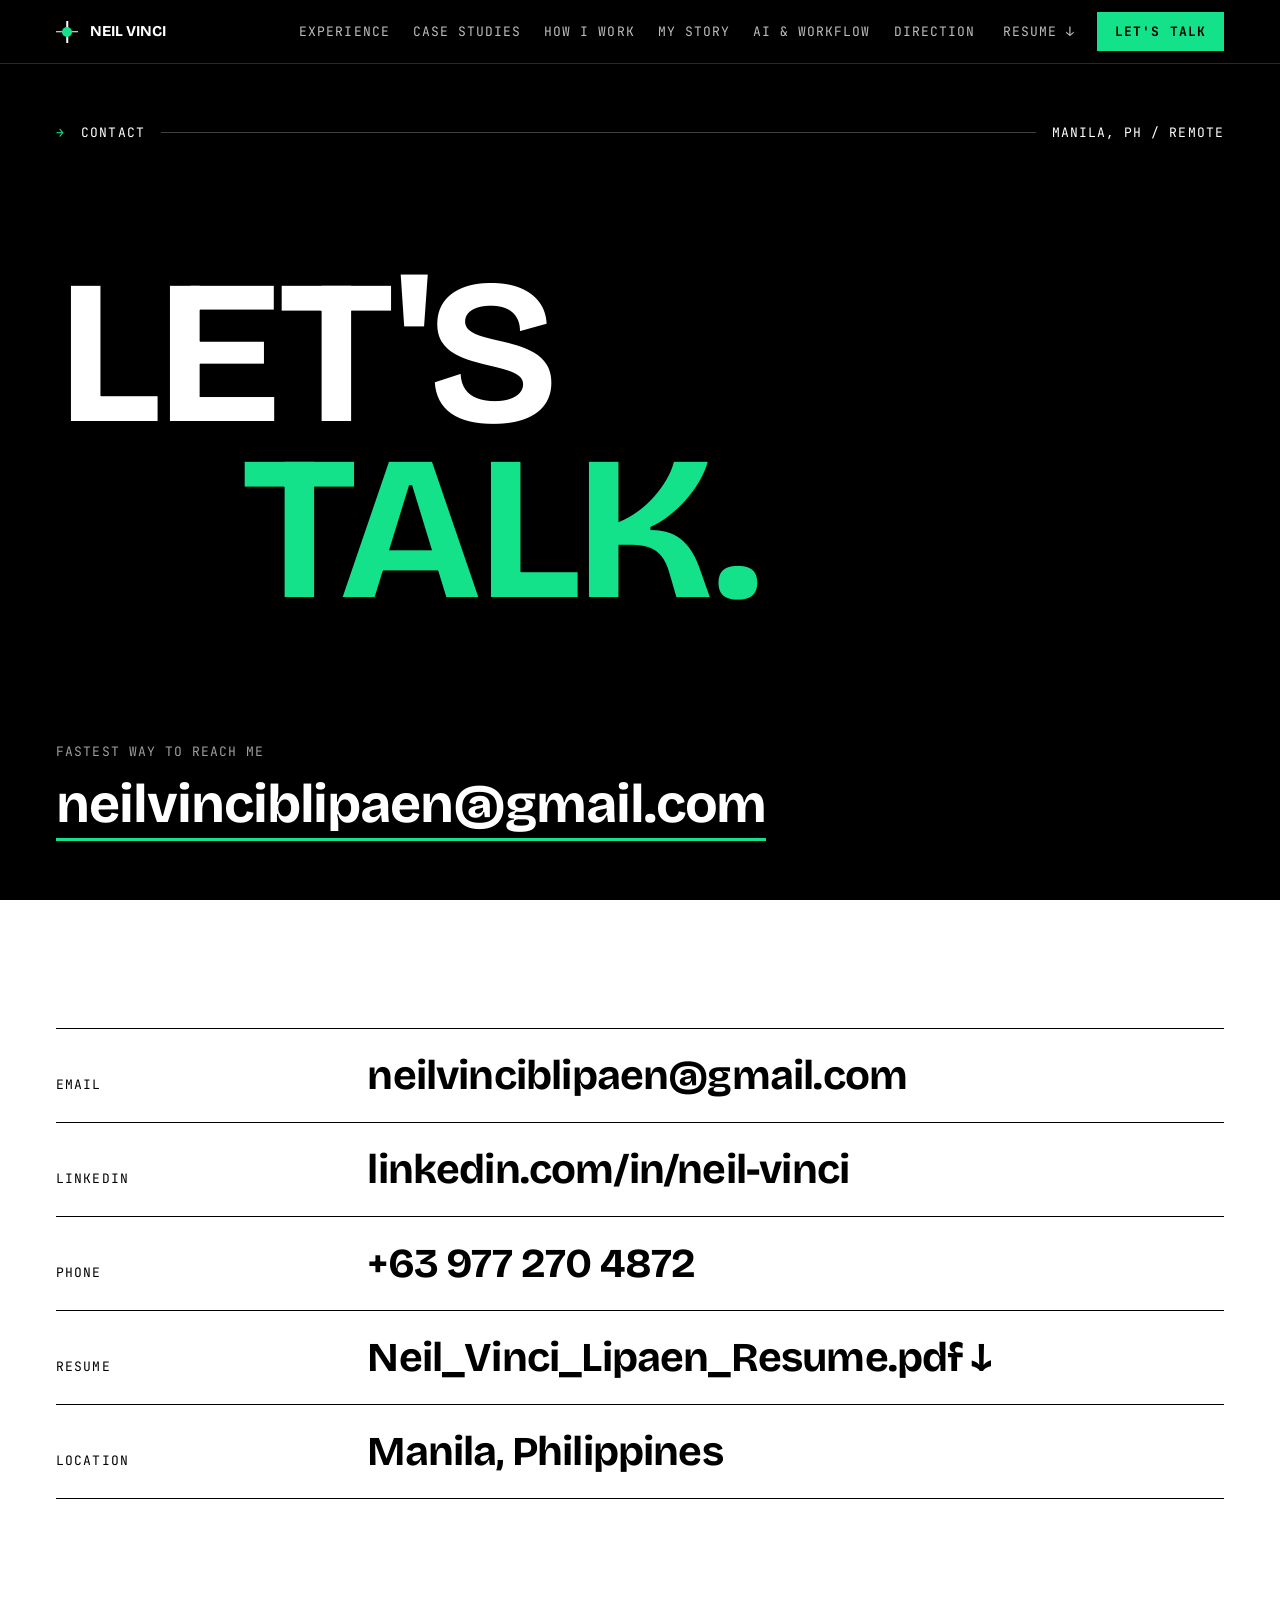
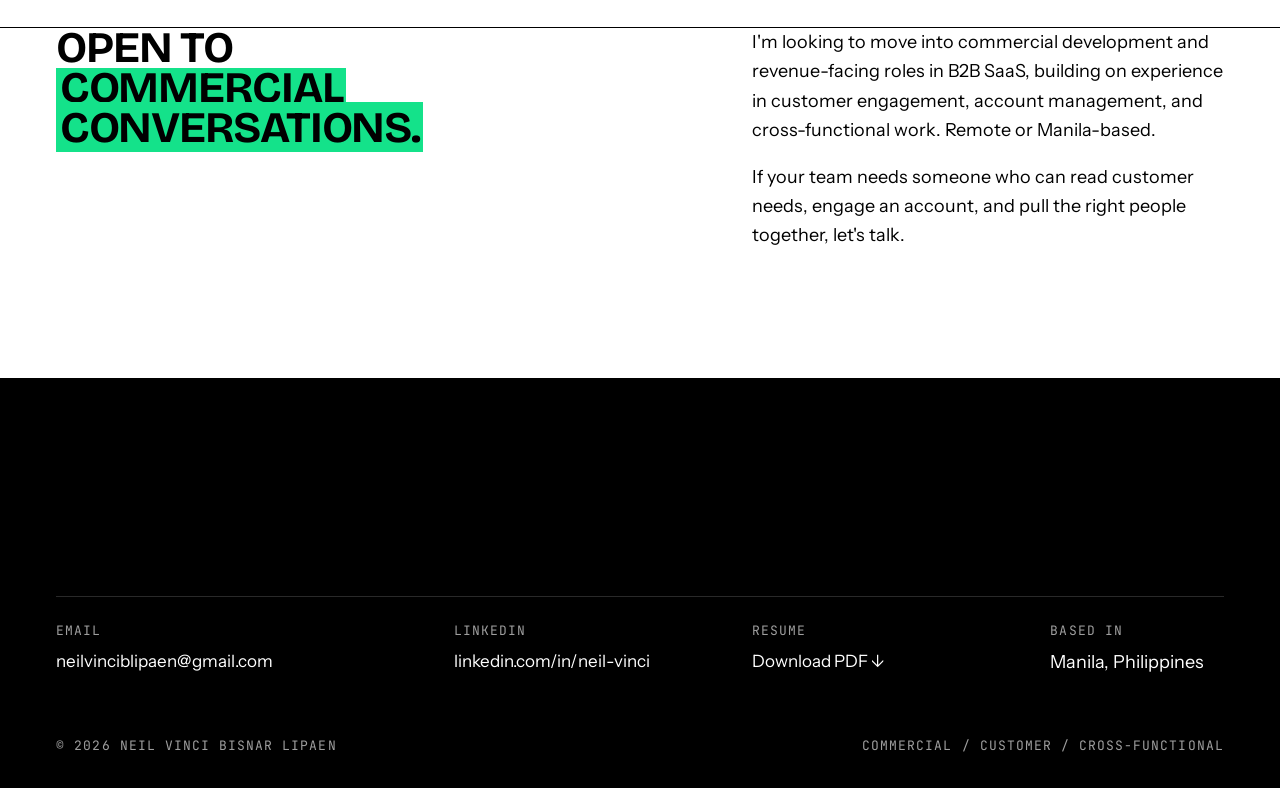
<file: contact.html>
<!DOCTYPE html>
<html lang="en">
<head>
<meta charset="UTF-8">
<meta name="viewport" content="width=device-width, initial-scale=1">
<title>Let's talk — Neil Vinci Lipaen</title>
<meta name="description" content="Get in touch with Neil Vinci Lipaen, a Manila-based B2B SaaS professional moving into commercial development. Email, LinkedIn, phone, and resume.">
<link rel="canonical" href="https://neilvinci.com/contact.html">
<meta name="theme-color" content="#000000">
<meta property="og:type" content="website">
<meta property="og:site_name" content="Neil Vinci Lipaen">
<meta property="og:title" content="Let's talk — Neil Vinci Lipaen">
<meta property="og:description" content="Get in touch with Neil Vinci Lipaen, a Manila-based B2B SaaS professional moving into commercial development. Email, LinkedIn, phone, and resume.">
<meta property="og:url" content="https://neilvinci.com/contact.html">
<meta property="og:image" content="https://neilvinci.com/assets/img/og.png">
<meta property="og:image:width" content="1200">
<meta property="og:image:height" content="630">
<meta name="twitter:card" content="summary_large_image">
<link rel="icon" href="assets/img/favicon.svg" type="image/svg+xml">
<link rel="preload" href="assets/fonts/BricolageGrotesque-Bold.ttf" as="font" type="font/ttf" crossorigin>
<link rel="stylesheet" href="assets/style.css">
</head>
<body>
<a class="skip" href="#main">Skip to content</a>
<header class="nav">
  <a class="nav__brand" href="index.html" aria-label="Neil Vinci Lipaen, home"><span class="nav__node" aria-hidden="true"><i></i></span><span>Neil Vinci</span></a>
  <nav class="nav__links" aria-label="Primary">
    <a href="index.html#experience" data-spy="experience">Experience</a>
    <a href="index.html#cases" data-spy="cases">Case studies</a>
    <a href="index.html#how" data-spy="how">How I work</a>
    <a href="index.html#story" data-spy="story">My story</a>
    <a href="index.html#ai" data-spy="ai">AI &amp; workflow</a>
    <a href="index.html#next" data-spy="next">Direction</a>
  </nav>
  <div class="nav__actions">
    <a class="nav__resume" href="assets/Neil_Vinci_Lipaen_Resume.pdf" download>Resume ↓</a>
    <a class="nav__cta" href="contact.html" aria-current="page">Let's talk</a>
  </div>
  <button class="nav__toggle" id="menuToggle" type="button" aria-expanded="false" aria-controls="menu"><span class="nav__toggle-label">Menu</span><span class="nav__toggle-icon" aria-hidden="true"></span></button>
</header>
<div class="menu" id="menu" hidden>
  <nav class="menu__links" aria-label="Mobile">
    <a href="index.html#experience"><span>01</span>Experience</a>
    <a href="index.html#cases"><span>02</span>Case studies</a>
    <a href="index.html#how"><span>03</span>How I work</a>
    <a href="index.html#story"><span>04</span>My story</a>
    <a href="index.html#ai"><span>05</span>AI &amp; workflow</a>
    <a href="index.html#next"><span>06</span>Direction</a>
  </nav>
  <div class="menu__foot">
    <a class="btn btn--signal" href="contact.html">Let's talk <span class="btn__arrow" aria-hidden="true">→</span></a>
    <a class="btn btn--ghost" href="assets/Neil_Vinci_Lipaen_Resume.pdf" download>Resume ↓</a>
  </div>
</div>

<main id="main">
  <section class="scene--black frame talk" aria-labelledby="talk-title">
    <div class="section-id meta" style="margin-bottom:0"><span class="section-id__no">→</span><span>Contact</span><span class="section-id__rule"></span><span>Manila, PH / Remote</span></div>
    <h1 class="talk__title display rl" id="talk-title">
      <span class="ln"><span style="--i:0">Let's</span></span>
      <span class="ln ln--b"><span style="--i:1" class="signal">talk.</span></span>
    </h1>
    <div>
      <p class="meta dim" style="margin-bottom:16px">Fastest way to reach me</p>
      <a class="talk__mail" href="mailto:neilvinciblipaen@gmail.com">neilvinciblipaen@gmail.com</a>
    </div>
  </section>

  <section class="scene scene--white frame" aria-labelledby="ch-title">
    <h2 class="sr-only" id="ch-title">Contact details</h2>
    <dl class="channels">
      <div class="channel" data-reveal><dt class="meta">Email</dt><dd><a class="channel__v" href="mailto:neilvinciblipaen@gmail.com">neilvinciblipaen@gmail.com</a></dd></div>
      <div class="channel" data-reveal><dt class="meta">LinkedIn</dt><dd><a class="channel__v" href="https://linkedin.com/in/neil-vinci/" target="_blank" rel="noopener">linkedin.com/in/neil-vinci<span class="sr-only"> (opens in a new tab)</span></a></dd></div>
      <div class="channel" data-reveal><dt class="meta">Phone</dt><dd><a class="channel__v" href="tel:+639772704872">+63 977 270 4872</a></dd></div>
      <div class="channel" data-reveal><dt class="meta">Resume</dt><dd><a class="channel__v" href="assets/Neil_Vinci_Lipaen_Resume.pdf" download>Neil_Vinci_Lipaen_Resume.pdf ↓</a></dd></div>
      <div class="channel" data-reveal><dt class="meta">Location</dt><dd><span class="channel__v">Manila, Philippines</span></dd></div>
    </dl>
  </section>

  <section class="scene scene--white frame scene--flush-top" aria-labelledby="open-title">
    <div class="open-to grid">
      <h2 class="open-to__title display rl" id="open-title">
        <span class="ln"><span style="--i:0">Open to</span></span>
        <span class="ln"><span style="--i:1"><span class="mark">commercial conversations.</span></span></span>
      </h2>
      <div class="open-to__body prose" data-reveal>
        <p>I'm looking to move into commercial development and revenue-facing roles in B2B SaaS, building on experience in customer engagement, account management, and cross-functional work. Remote or Manila-based.</p>
        <p>If your team needs someone who can read customer needs, engage an account, and pull the right people together, let's talk.</p>
      </div>
    </div>
  </section>
</main>

<footer class="foot">
  <div class="foot__grid grid">
    <div class="foot__col"><span class="meta">Email</span><a href="mailto:neilvinciblipaen@gmail.com">neilvinciblipaen@gmail.com</a></div>
    <div class="foot__col"><span class="meta">LinkedIn</span><a href="https://linkedin.com/in/neil-vinci/" target="_blank" rel="noopener">linkedin.com/in/neil-vinci<span class="sr-only"> (opens in a new tab)</span></a></div>
    <div class="foot__col"><span class="meta">Resume</span><a href="assets/Neil_Vinci_Lipaen_Resume.pdf" download>Download PDF ↓</a></div>
    <div class="foot__col"><span class="meta">Based in</span><span>Manila, Philippines</span></div>
  </div>
  <div class="foot__base meta"><span>© 2026 Neil Vinci Bisnar Lipaen</span><span>Commercial / Customer / Cross-functional</span></div>
</footer>
<script src="assets/main.js" defer></script>
</body>
</html>
</file>
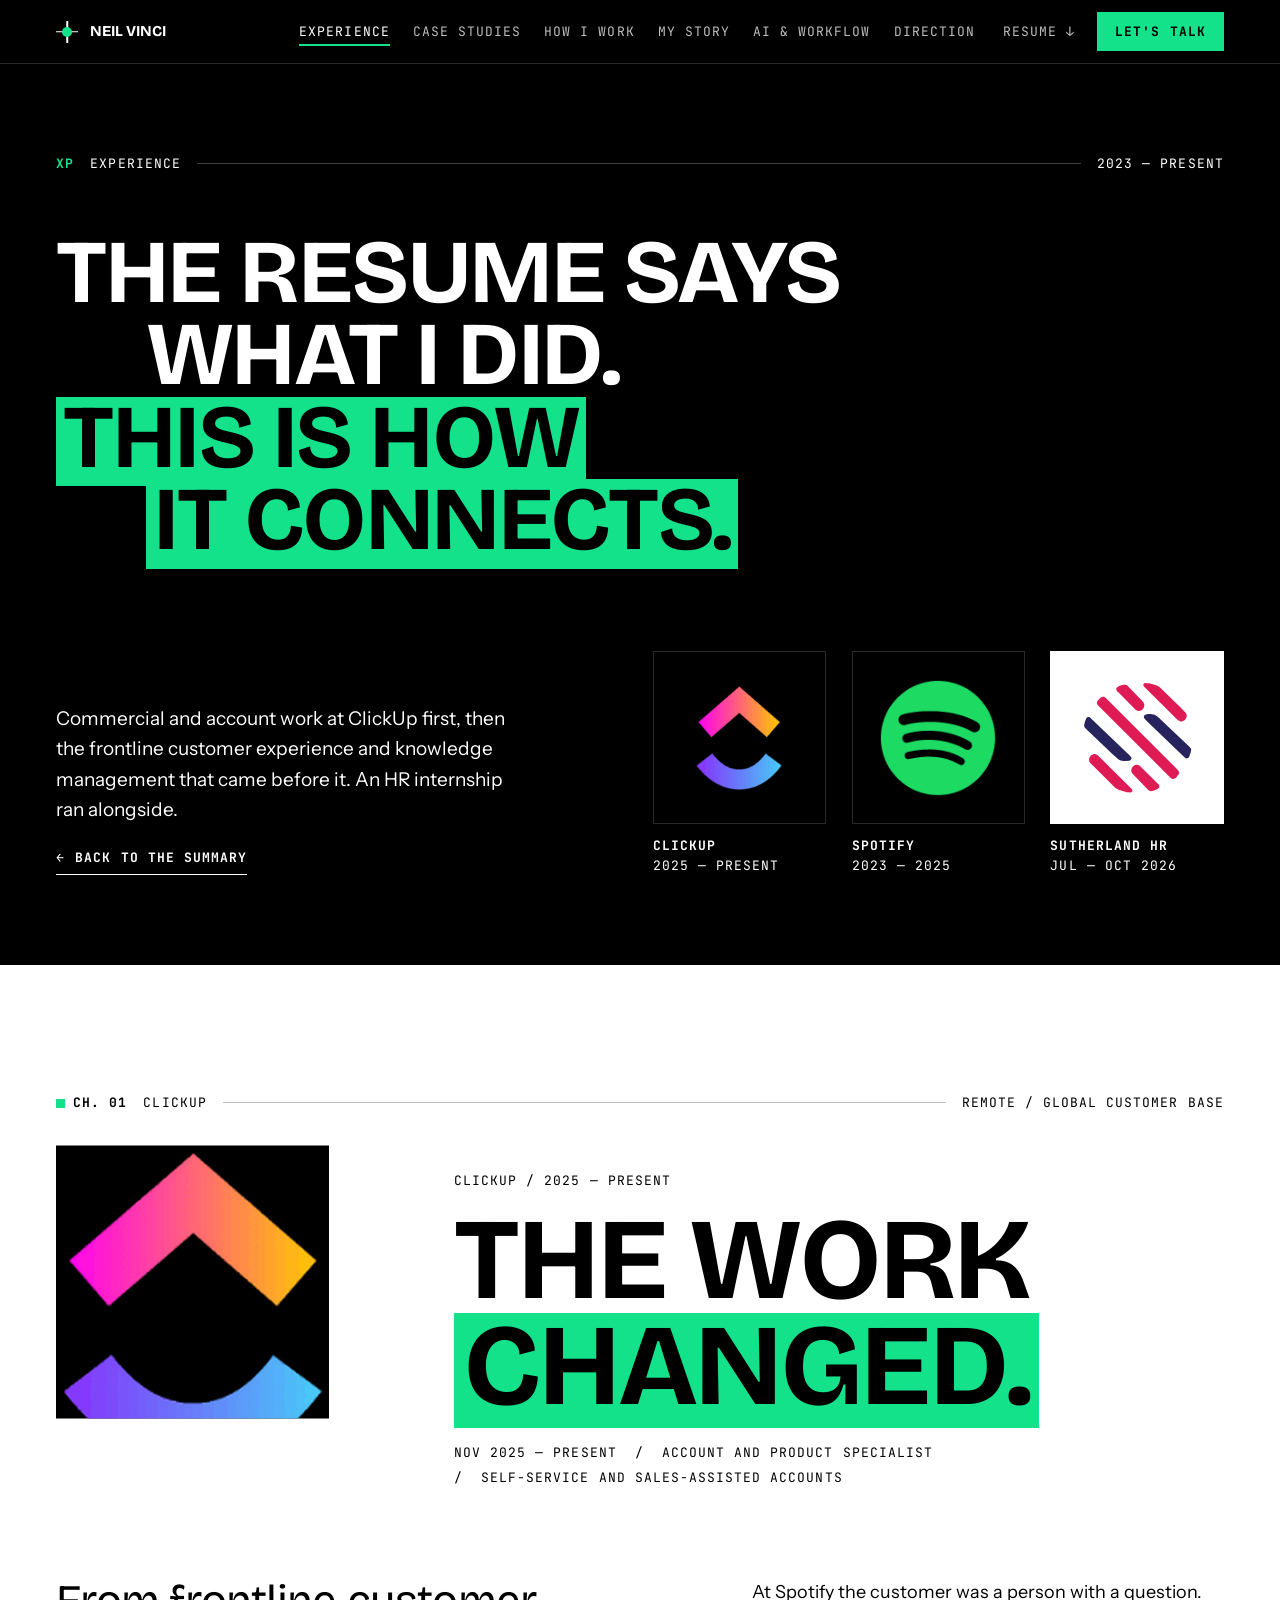
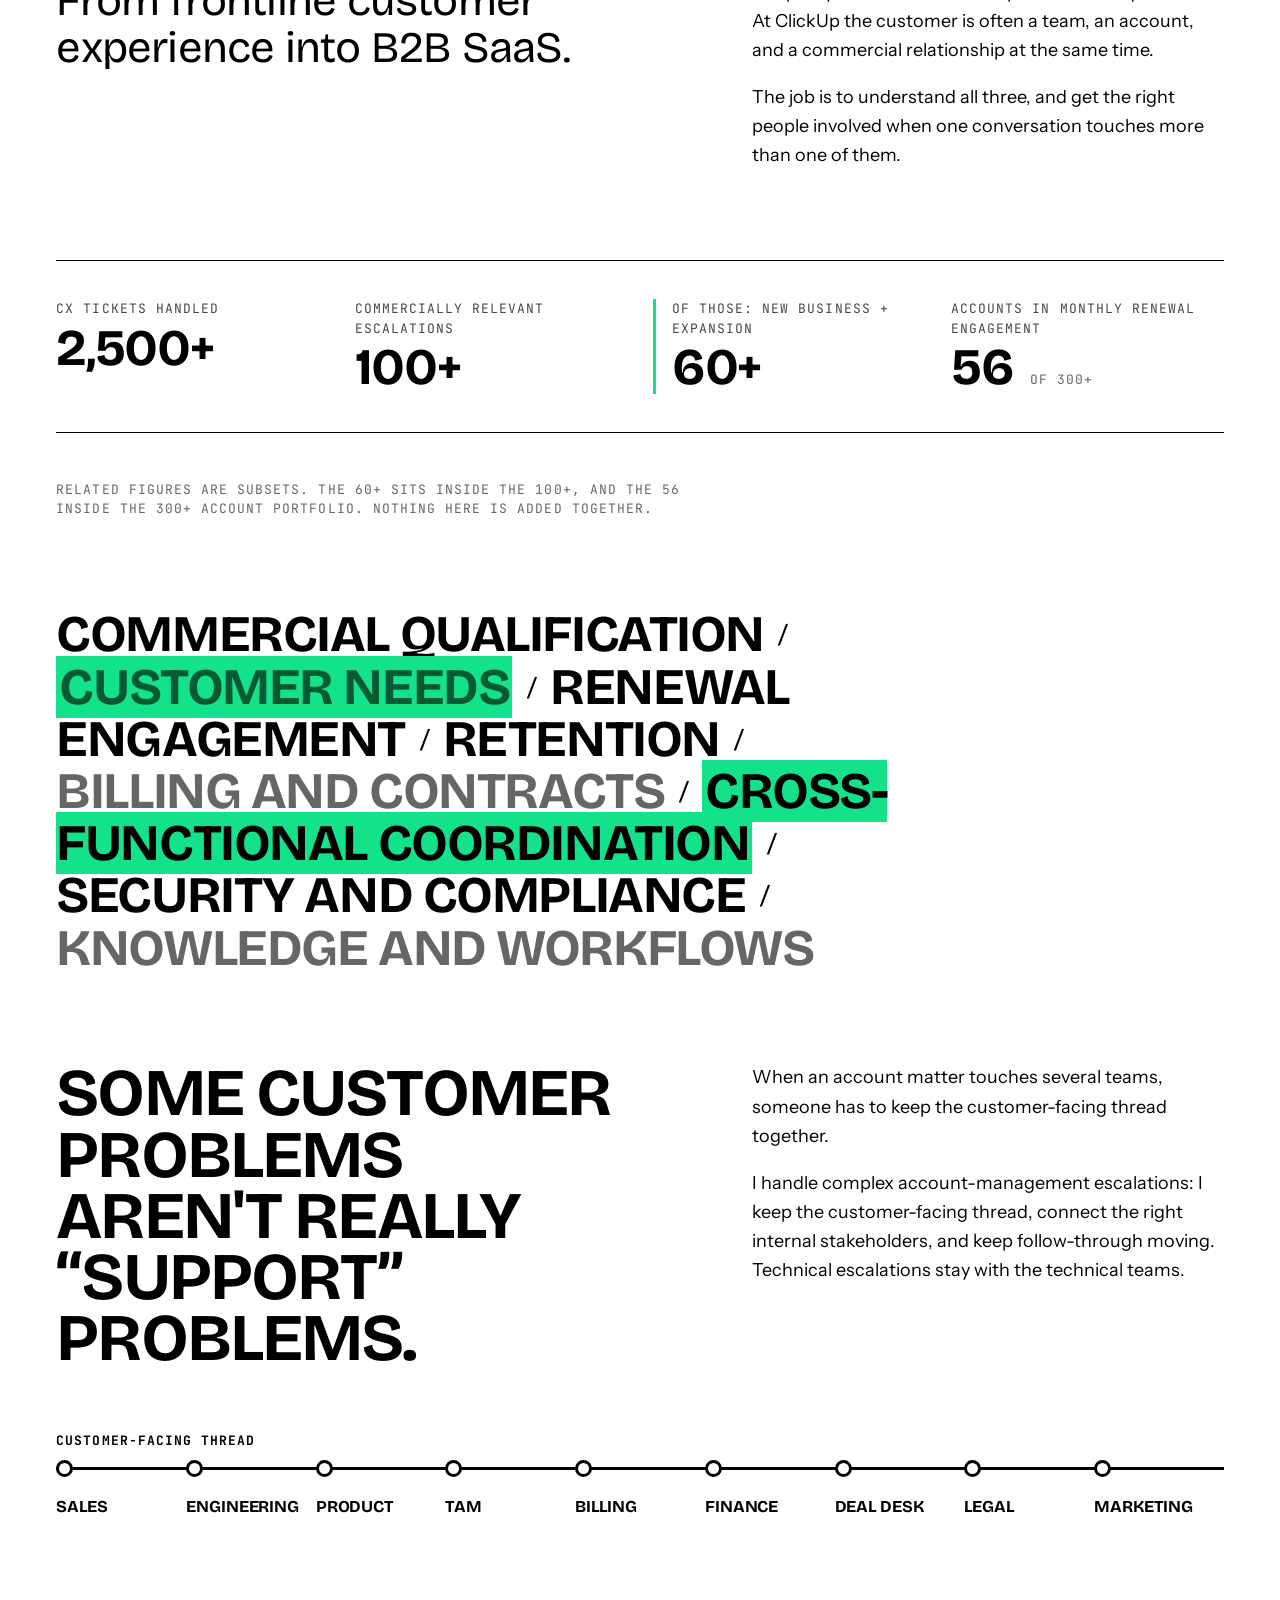
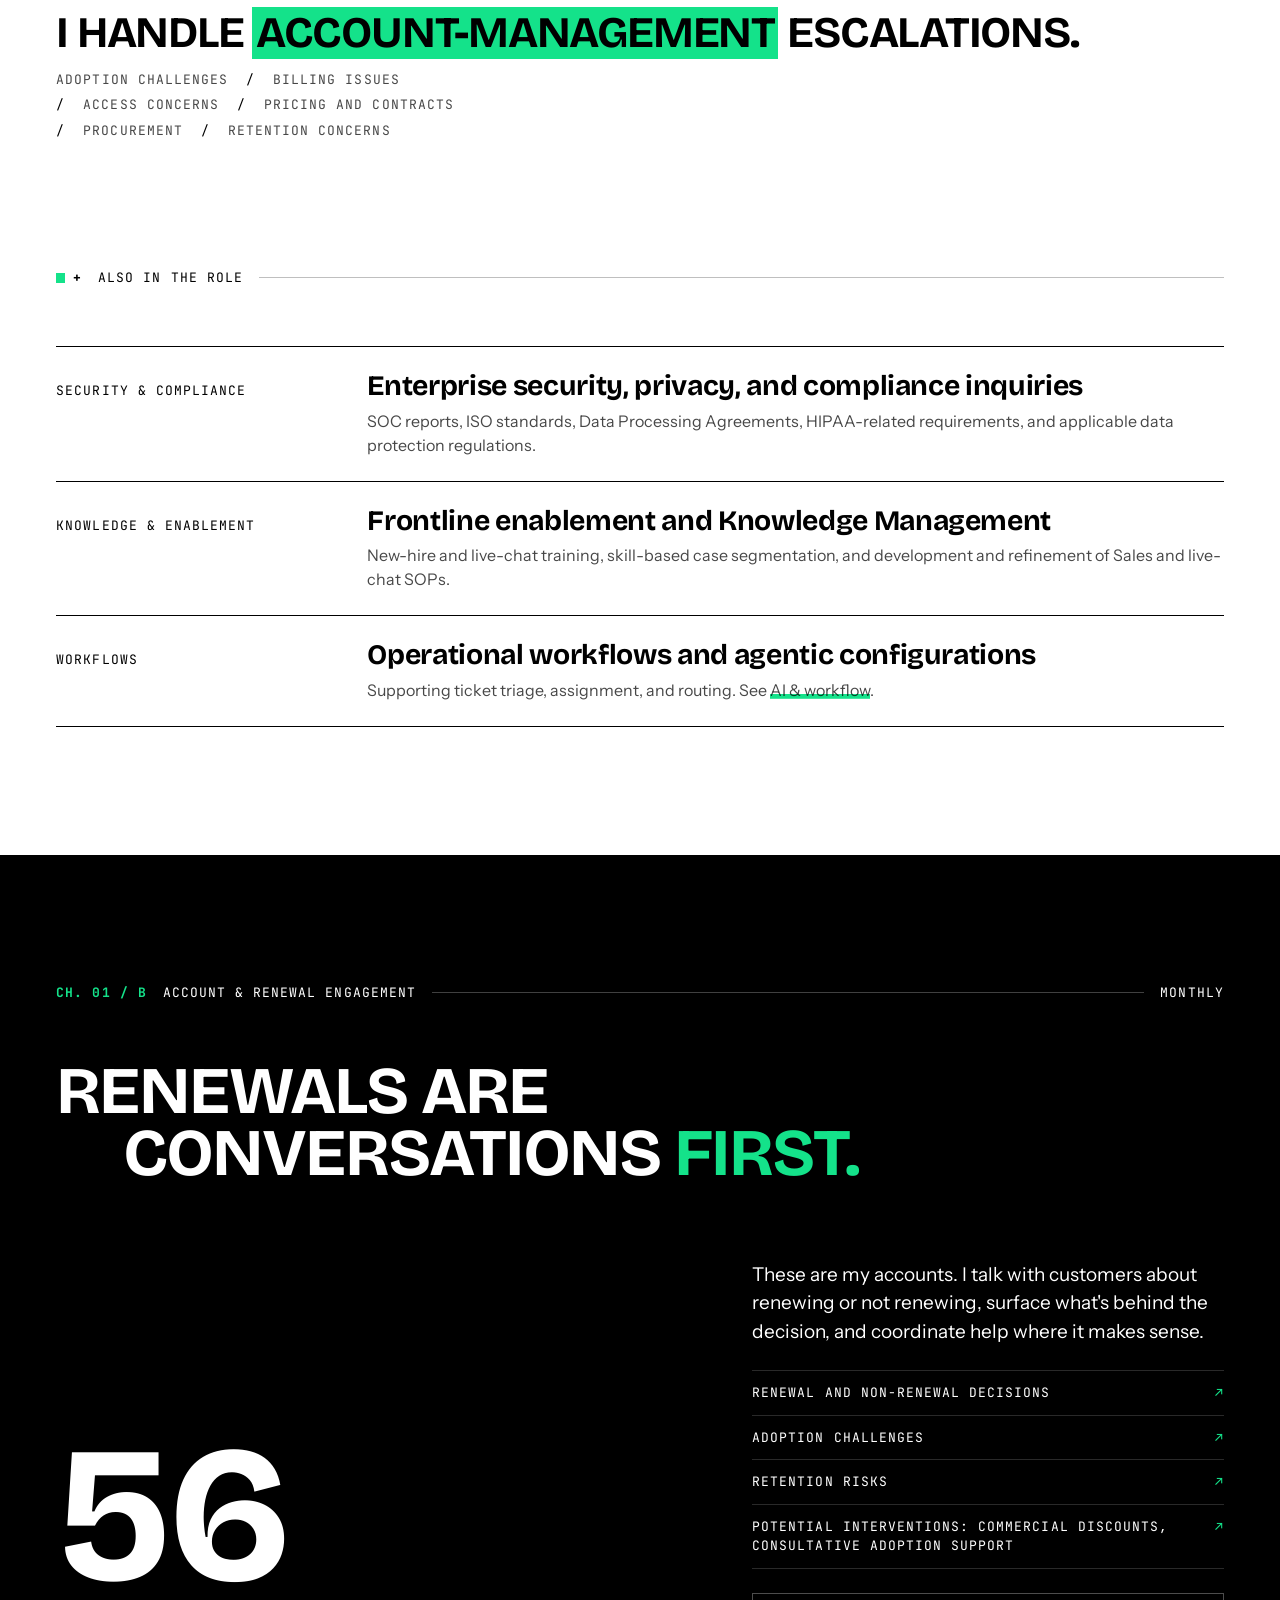
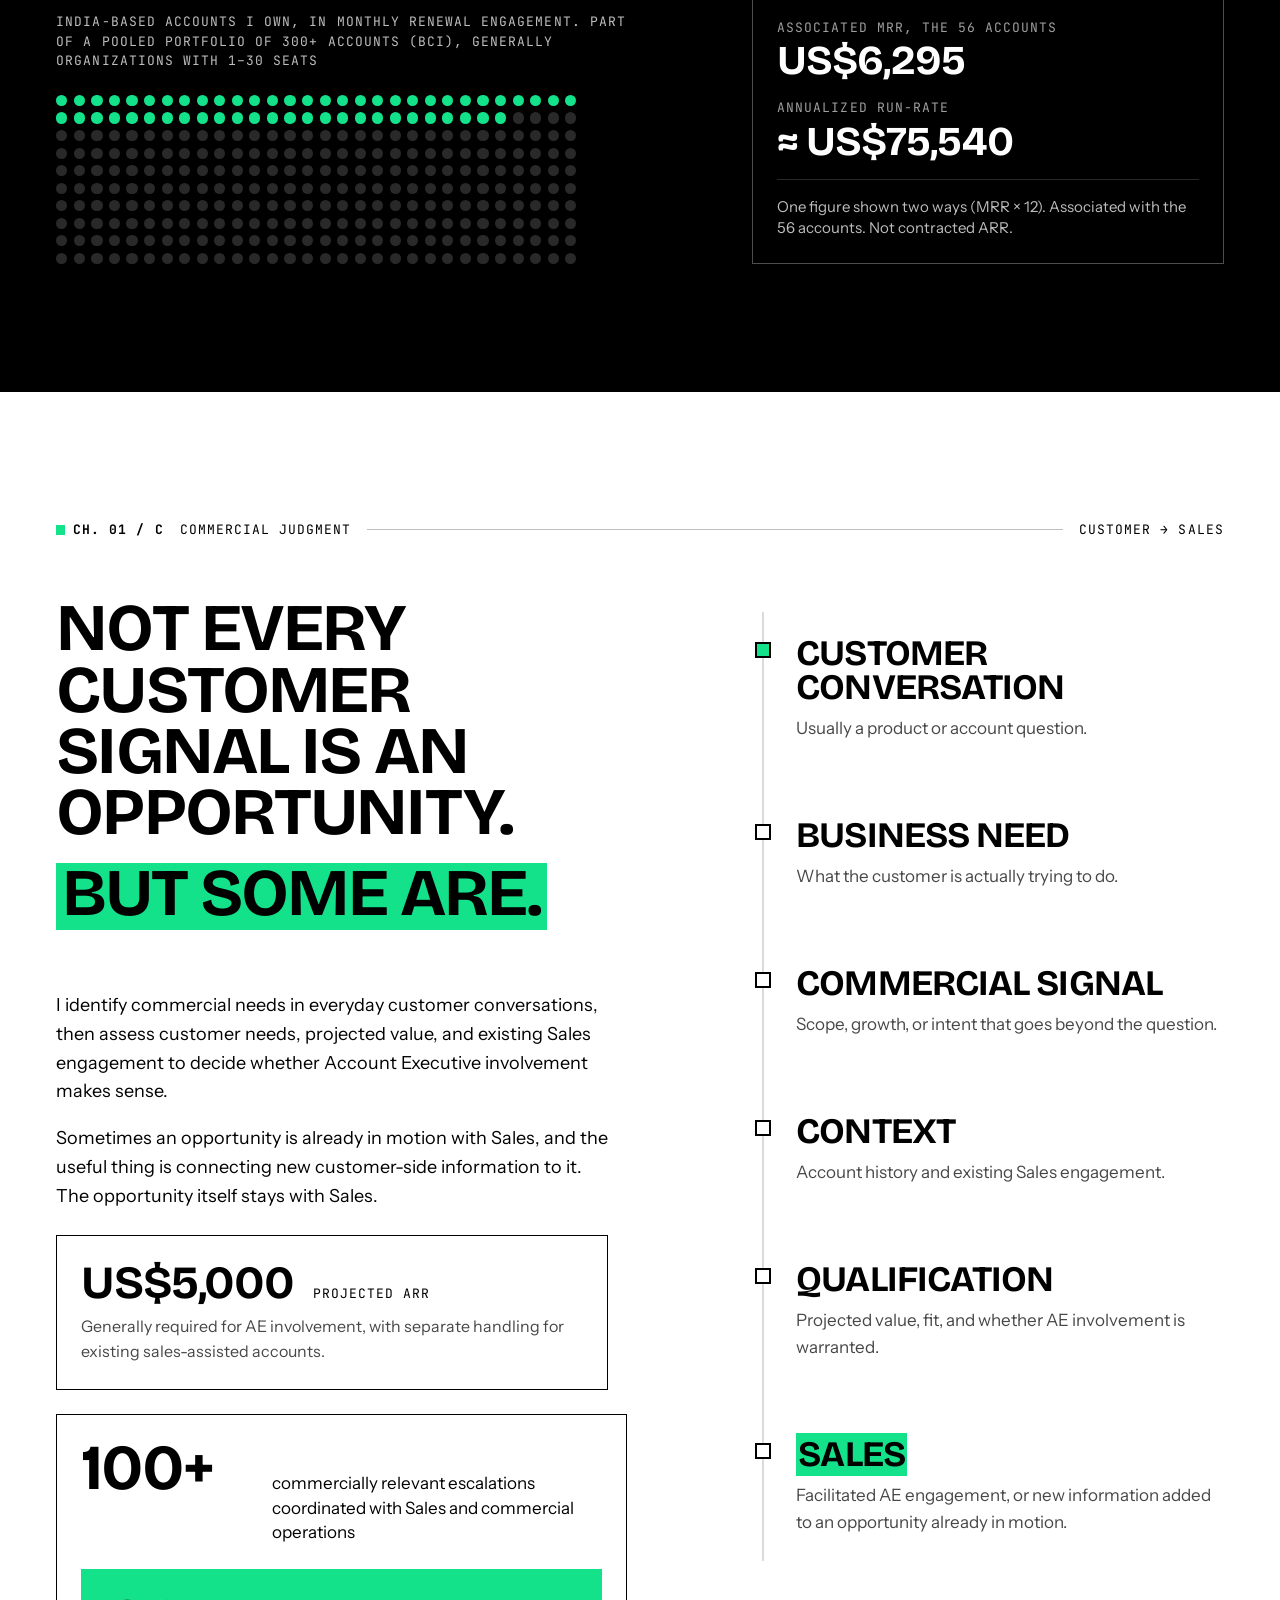
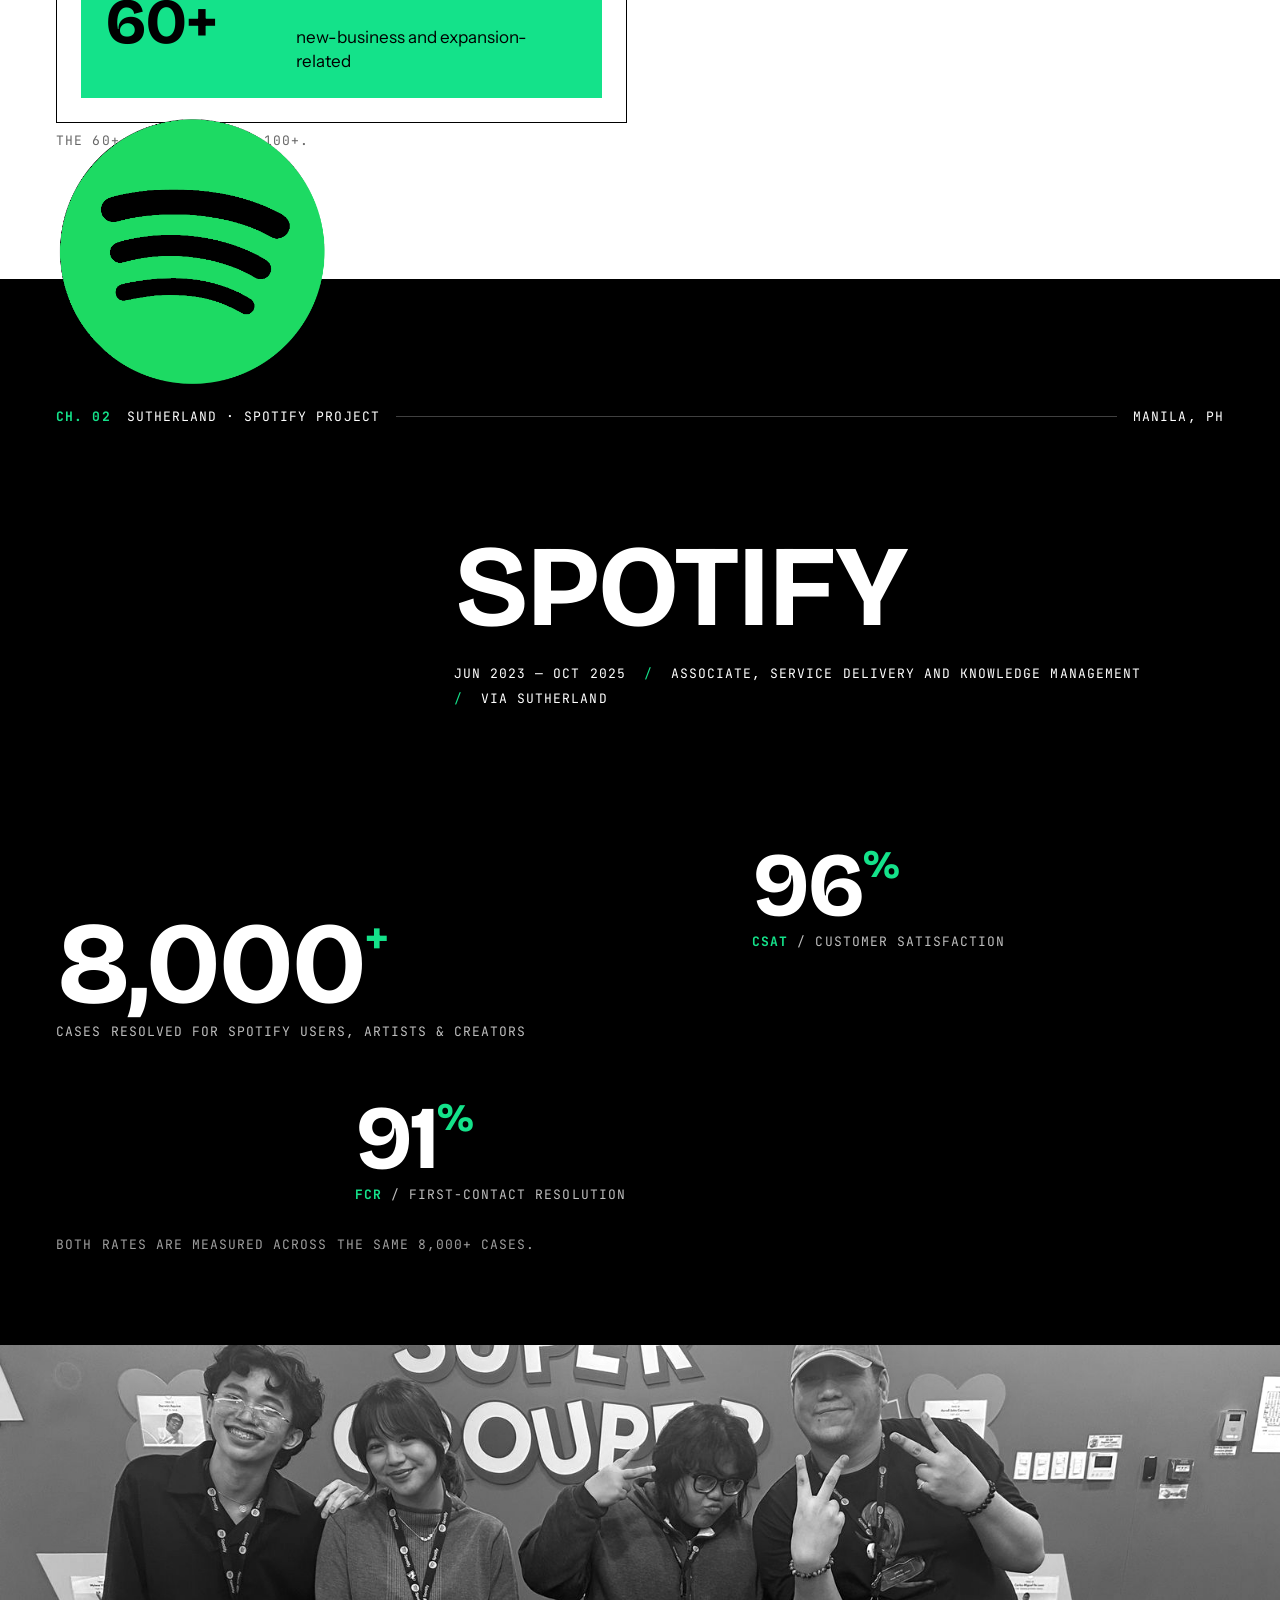
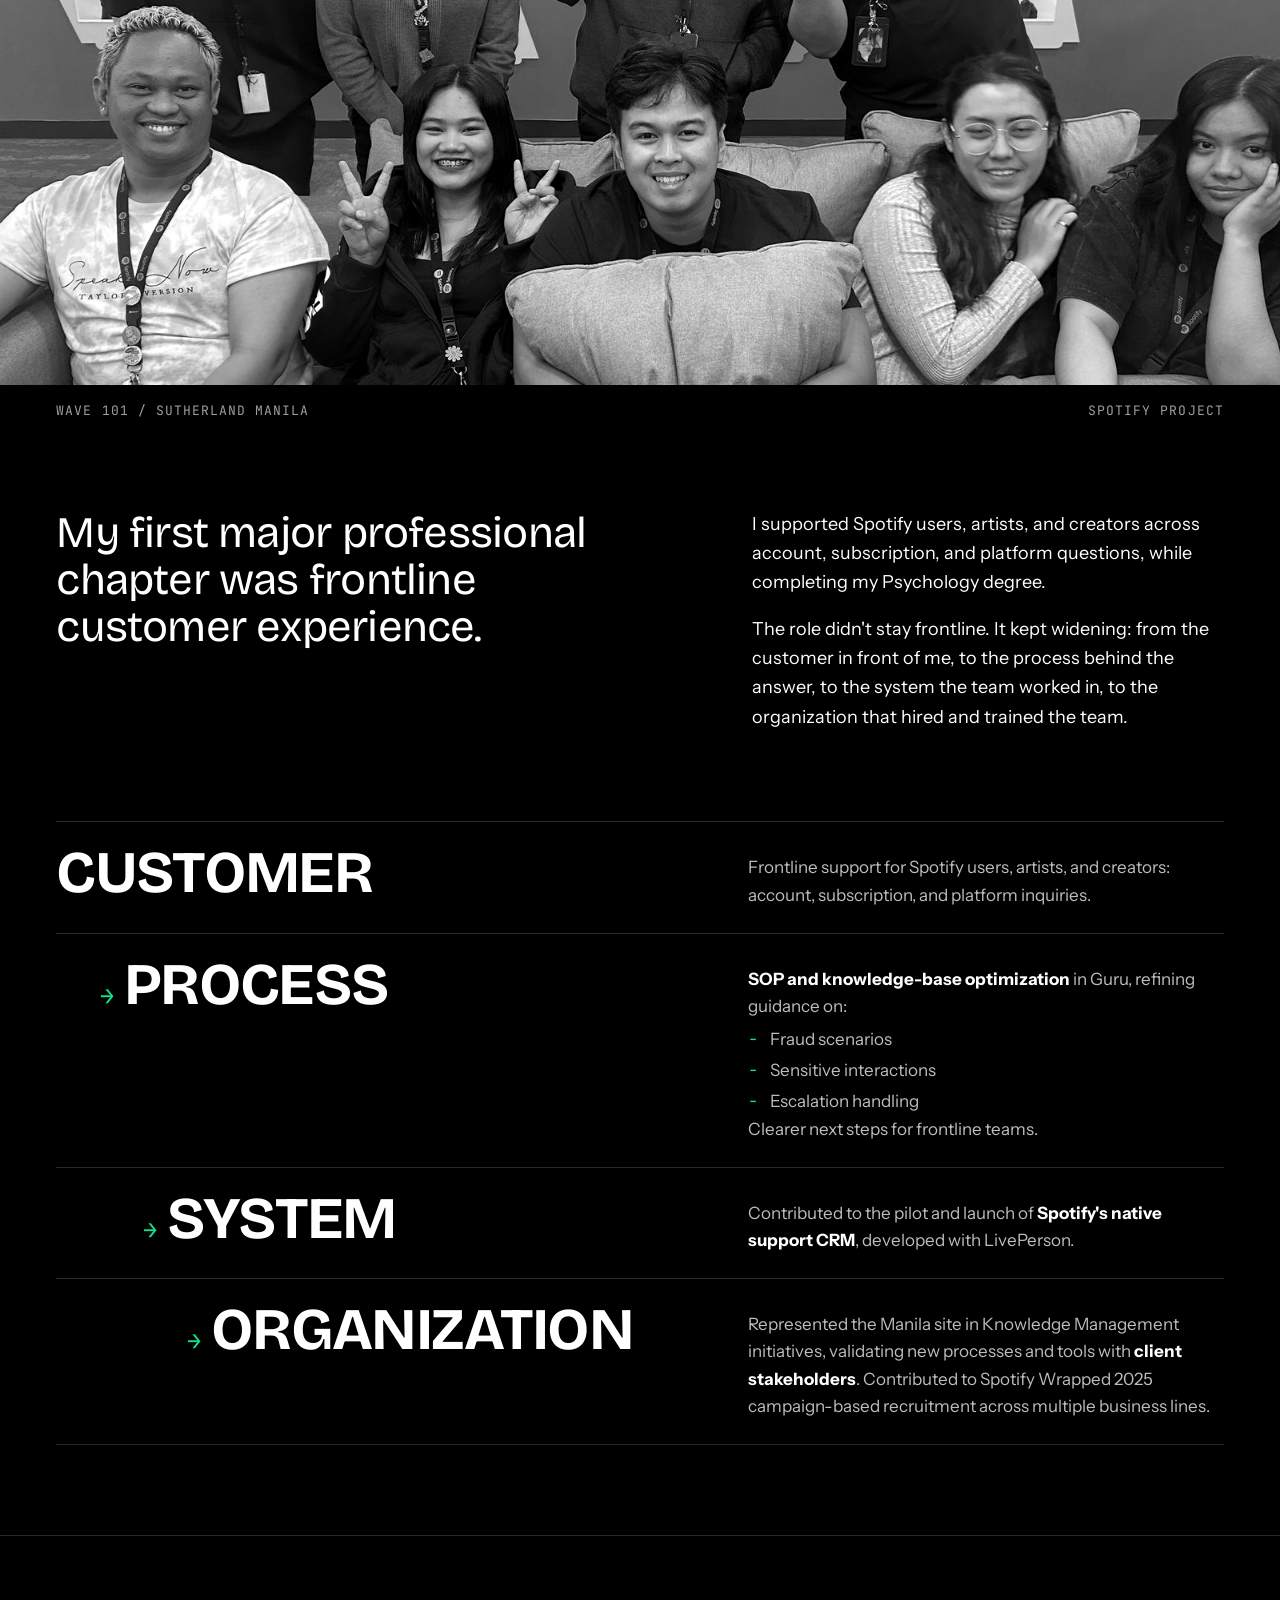
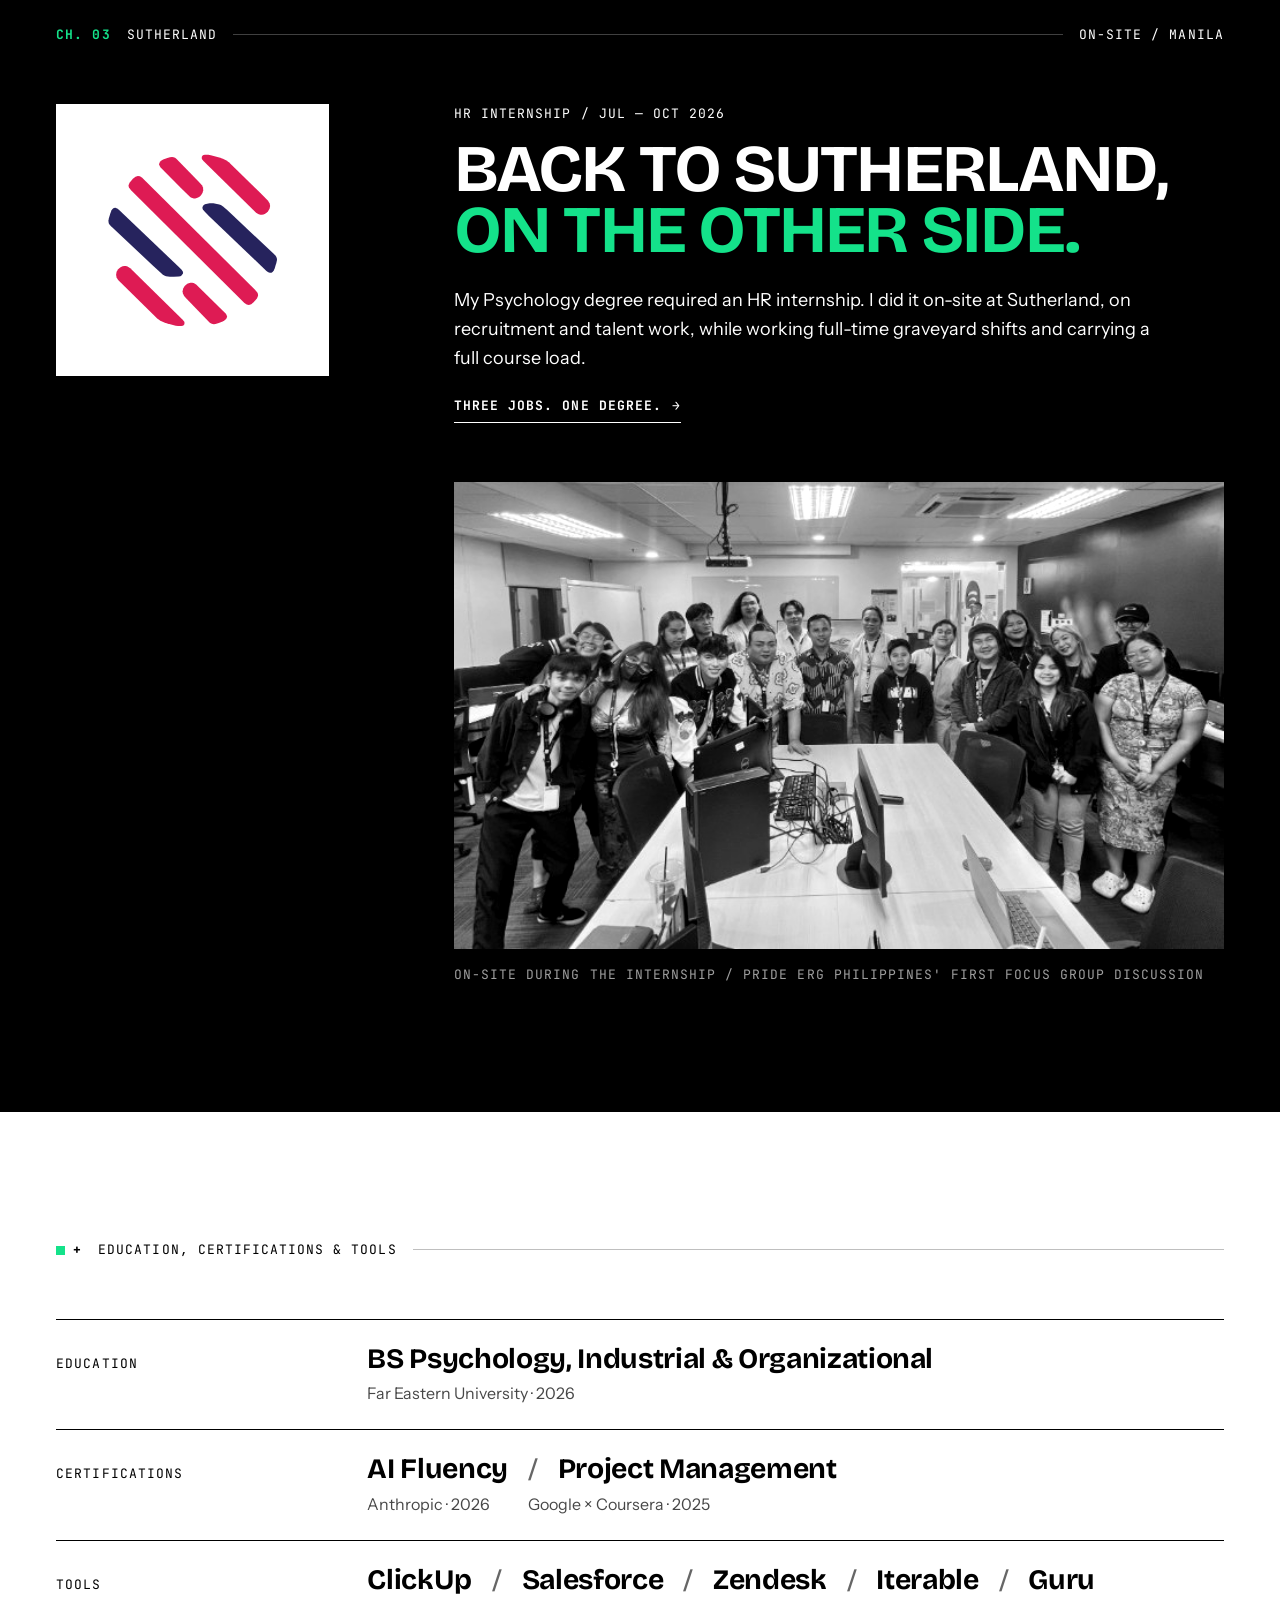
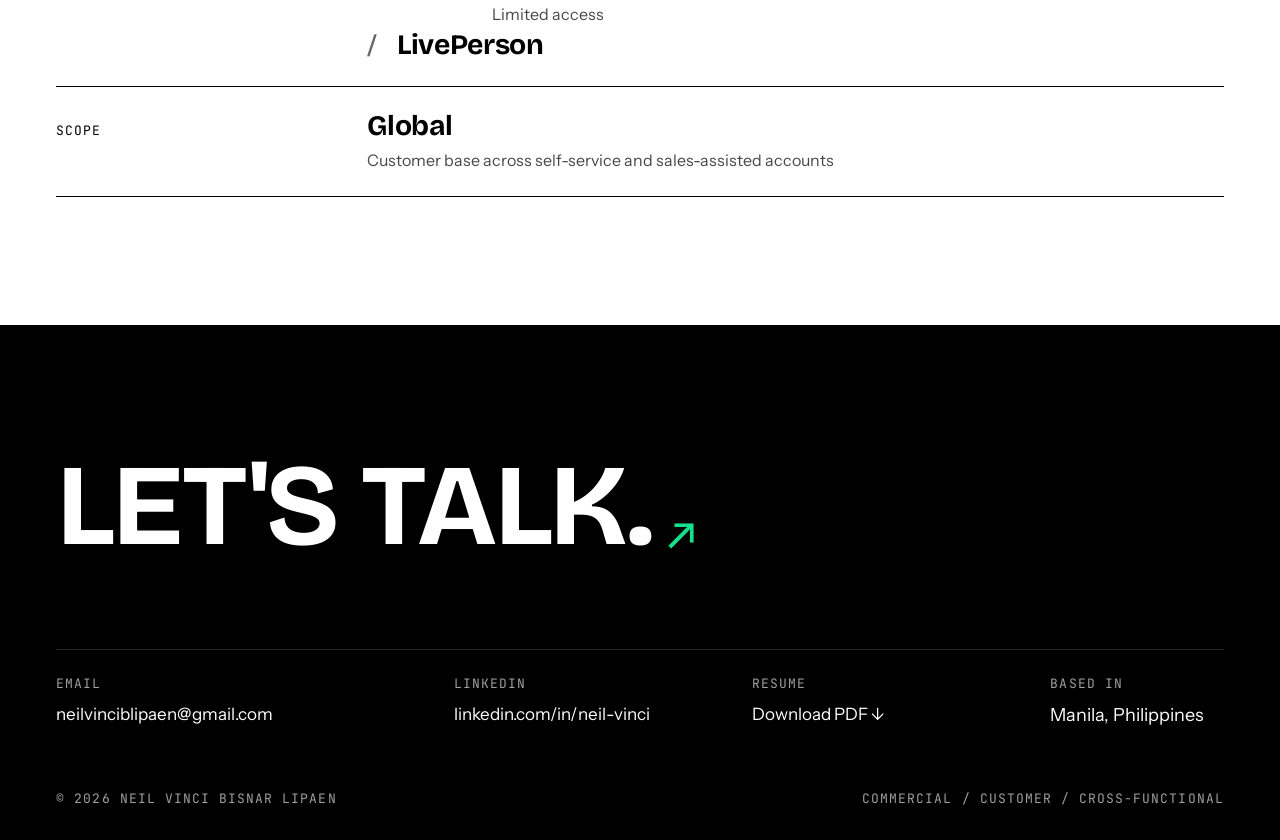
<file: experience.html>
<!DOCTYPE html>
<html lang="en">
<head>
<meta charset="UTF-8">
<meta name="viewport" content="width=device-width, initial-scale=1">
<title>Experience — Neil Vinci Lipaen · ClickUp, Spotify (via Sutherland)</title>
<meta name="description" content="Account and Product Specialist at ClickUp and former Associate, Service Delivery and Knowledge Management on the Spotify project at Sutherland: commercial engagement, renewals, cross-functional resolution, and knowledge management.">
<link rel="canonical" href="https://neilvinci.com/experience.html">
<meta name="theme-color" content="#000000">
<meta property="og:type" content="website">
<meta property="og:site_name" content="Neil Vinci Lipaen">
<meta property="og:title" content="Experience — Neil Vinci Lipaen · ClickUp, Spotify (via Sutherland)">
<meta property="og:description" content="Account and Product Specialist at ClickUp and former Associate, Service Delivery and Knowledge Management on the Spotify project at Sutherland: commercial engagement, renewals, cross-functional resolution, and knowledge management.">
<meta property="og:url" content="https://neilvinci.com/experience.html">
<meta property="og:image" content="https://neilvinci.com/assets/img/og.png">
<meta property="og:image:width" content="1200">
<meta property="og:image:height" content="630">
<meta name="twitter:card" content="summary_large_image">
<link rel="icon" href="assets/img/favicon.svg" type="image/svg+xml">
<link rel="preload" href="assets/fonts/BricolageGrotesque-Bold.ttf" as="font" type="font/ttf" crossorigin>
<link rel="stylesheet" href="assets/style.css">
</head>
<body>
<a class="skip" href="#main">Skip to content</a>
<header class="nav">
  <a class="nav__brand" href="index.html" aria-label="Neil Vinci Lipaen, home"><span class="nav__node" aria-hidden="true"><i></i></span><span>Neil Vinci</span></a>
  <nav class="nav__links" aria-label="Primary">
    <a href="index.html#experience" data-spy="experience" aria-current="location">Experience</a>
    <a href="index.html#cases" data-spy="cases">Case studies</a>
    <a href="index.html#how" data-spy="how">How I work</a>
    <a href="index.html#story" data-spy="story">My story</a>
    <a href="index.html#ai" data-spy="ai">AI &amp; workflow</a>
    <a href="index.html#next" data-spy="next">Direction</a>
  </nav>
  <div class="nav__actions">
    <a class="nav__resume" href="assets/Neil_Vinci_Lipaen_Resume.pdf" download>Resume ↓</a>
    <a class="nav__cta" href="contact.html">Let's talk</a>
  </div>
  <button class="nav__toggle" id="menuToggle" type="button" aria-expanded="false" aria-controls="menu"><span class="nav__toggle-label">Menu</span><span class="nav__toggle-icon" aria-hidden="true"></span></button>
</header>
<div class="menu" id="menu" hidden>
  <nav class="menu__links" aria-label="Mobile">
    <a href="index.html#experience" aria-current="location"><span>01</span>Experience</a>
    <a href="index.html#cases"><span>02</span>Case studies</a>
    <a href="index.html#how"><span>03</span>How I work</a>
    <a href="index.html#story"><span>04</span>My story</a>
    <a href="index.html#ai"><span>05</span>AI &amp; workflow</a>
    <a href="index.html#next"><span>06</span>Direction</a>
  </nav>
  <div class="menu__foot">
    <a class="btn btn--signal" href="contact.html">Let's talk <span class="btn__arrow" aria-hidden="true">→</span></a>
    <a class="btn btn--ghost" href="assets/Neil_Vinci_Lipaen_Resume.pdf" download>Resume ↓</a>
  </div>
</div>

<main id="main">

  <!-- ============ PAGE OPENER ============ -->
  <section class="scene--black frame xp-hero" aria-labelledby="xp-title">
    <div class="section-id meta"><span class="section-id__no">XP</span><span>Experience</span><span class="section-id__rule"></span><span>2023 — Present</span></div>
    <h1 class="xp-hero__title display rl" id="xp-title">
      <span class="ln"><span style="--i:0">The resume says</span></span>
      <span class="ln ln--b"><span style="--i:1">what I did.</span></span>
      <span class="ln"><span style="--i:2"><span class="mark">This is how</span></span></span>
      <span class="ln ln--b"><span style="--i:3"><span class="mark">it connects.</span></span></span>
    </h1>
    <div class="xp-hero__foot grid">
      <div class="xp-hero__lede">
        <p>Commercial and account work at ClickUp first, then the frontline customer experience and knowledge management that came before it. An HR internship ran alongside.</p>
        <a class="textlink" href="index.html#experience"><span aria-hidden="true">←</span> Back to the summary</a>
      </div>
      <nav class="xp-index" aria-label="Chapters">
        <a href="#clickup"><span class="logo-tile"><img src="assets/img/clickup_mark.png" alt="" width="478" height="571"></span><span class="meta"><b>ClickUp</b><br>2025 — Present</span></a>
        <a href="#spotify"><span class="logo-tile logo-tile--spotify"><img src="assets/img/spotify_mark.png" alt="" width="520" height="520"></span><span class="meta"><b>Spotify</b><br>2023 — 2025</span></a>
        <a href="#sutherland-hr"><span class="logo-tile logo-tile--light"><img src="assets/img/sutherland_mark.svg" alt="" width="201" height="201"></span><span class="meta"><b>Sutherland HR</b><br>Jul — Oct 2026</span></a>
      </nav>
    </div>
  </section>

  <!-- ============ CHAPTER: CLICKUP ============ -->
  <section class="scene scene--white frame" id="clickup" aria-labelledby="clickup-title">
    <div class="section-id meta"><span class="section-id__no">Ch. 01</span><span>ClickUp</span><span class="section-id__rule"></span><span>Remote / Global customer base</span></div>

    <div class="chapter__open grid">
      <div class="chapter__logo logo-tile" data-reveal="scale" data-speed="-0.06" style="aspect-ratio:1"><img src="assets/img/clickup_mark.png" alt="ClickUp logo" width="478" height="571"></div>
      <div class="chapter__heading">
        <p class="meta" style="margin-bottom:var(--sp-2)">ClickUp / 2025 — Present</p>
        <h2 class="chapter__name display rl" id="clickup-title">
          <span class="ln"><span style="--i:0">The work</span></span>
          <span class="ln"><span style="--i:1"><span class="mark">changed.</span></span></span>
        </h2>
        <div class="chapter__meta meta"><span>Nov 2025 — Present</span><span>Account and Product Specialist</span><span>Self-service and sales-assisted accounts</span></div>
      </div>
    </div>

    <div class="chapter__story grid">
      <p class="chapter__story-lead statement" data-reveal>From frontline customer experience into B2B SaaS.</p>
      <div class="prose" data-reveal style="--d:120ms">
        <p>At Spotify the customer was a person with a question. At ClickUp the customer is often a team, an account, and a commercial relationship at the same time.</p>
        <p>The job is to understand all three, and get the right people involved when one conversation touches more than one of them.</p>
      </div>
    </div>

    <dl class="kpi-strip" aria-label="ClickUp at a glance">
      <div class="kpi" data-reveal><dt class="kpi__l meta">CX tickets handled</dt><dd class="kpi__n">2,500+</dd></div>
      <div class="kpi" data-reveal style="--d:80ms"><dt class="kpi__l meta">Commercially relevant escalations</dt><dd class="kpi__n">100+</dd></div>
      <div class="kpi kpi--sub" data-reveal style="--d:160ms"><dt class="kpi__l meta">Of those: new business + expansion</dt><dd class="kpi__n">60+</dd></div>
      <div class="kpi" data-reveal style="--d:240ms"><dt class="kpi__l meta">Accounts in monthly renewal engagement</dt><dd class="kpi__n">56 <small>of 300+</small></dd></div>
    </dl>
    <p class="kpi-note meta">Related figures are subsets. The 60+ sits inside the 100+, and the 56 inside the 300+ account portfolio. Nothing here is added together.</p>

    <ul class="focus display" aria-label="Focus areas">
      <li>Commercial qualification</li><li><span class="focus__hot">Customer needs</span></li><li>Renewal engagement</li><li>Retention</li><li>Billing and contracts</li><li><span class="focus__hot">Cross-functional coordination</span></li><li>Security and compliance</li><li>Knowledge and workflows</li>
    </ul>

    <!-- Cross-functional coordination -->
    <div class="thread grid" aria-labelledby="am-title">
      <h3 class="thread__head display rl" id="am-title">
        <span class="ln"><span style="--i:0">Some customer problems</span></span>
        <span class="ln"><span style="--i:1">aren't really</span></span>
        <span class="ln"><span style="--i:2">“support” problems.</span></span>
      </h3>
      <div class="thread__copy prose" data-reveal>
        <p>When an account matter touches several teams, someone has to keep the customer-facing thread together.</p>
        <p>I handle complex account-management escalations: I keep the customer-facing thread, connect the right internal stakeholders, and keep follow-through moving. Technical escalations stay with the technical teams.</p>
      </div>
      <div class="thread__map" data-thread>
        <ol class="thread__line" style="--n:9" aria-label="Teams an escalation can touch">
          <li class="thread__stop">Sales</li><li class="thread__stop">Engineering</li><li class="thread__stop">Product</li><li class="thread__stop">TAM</li><li class="thread__stop">Billing</li><li class="thread__stop">Finance</li><li class="thread__stop">Deal Desk</li><li class="thread__stop">Legal</li><li class="thread__stop">Marketing</li>
        </ol>
      </div>
      <div class="thread__own">
        <p class="thread__own-claim display" style="margin:0">I handle <span class="mark">account-management</span> escalations.</p>
        <ul class="thread__examples meta" aria-label="Typical examples">
          <li>Adoption challenges</li><li>Billing issues</li><li>Access concerns</li><li>Pricing and contracts</li><li>Procurement</li><li>Retention concerns</li>
        </ul>
      </div>
    </div>

    <div class="role-extra">
      <div class="section-id meta"><span class="section-id__no">+</span><span>Also in the role</span><span class="section-id__rule"></span></div>
      <div class="creds">
        <div class="cred" data-reveal><span class="meta">Security &amp; compliance</span><div class="cred__v">Enterprise security, privacy, and compliance inquiries<small>SOC reports, ISO standards, Data Processing Agreements, HIPAA-related requirements, and applicable data protection regulations.</small></div></div>
        <div class="cred" data-reveal><span class="meta">Knowledge &amp; enablement</span><div class="cred__v">Frontline enablement and Knowledge Management<small>New-hire and live-chat training, skill-based case segmentation, and development and refinement of Sales and live-chat SOPs.</small></div></div>
        <div class="cred" data-reveal><span class="meta">Workflows</span><div class="cred__v">Operational workflows and agentic configurations<small>Supporting ticket triage, assignment, and routing. See <a class="inline" href="index.html#ai">AI &amp; workflow</a>.</small></div></div>
      </div>
    </div>
  </section>

  <!-- Renewal engagement -->
  <section class="scene scene--black frame" id="renewals" aria-labelledby="pro-title">
    <div class="section-id meta"><span class="section-id__no">Ch. 01 / B</span><span>Account &amp; renewal engagement</span><span class="section-id__rule"></span><span>Monthly</span></div>
    <div class="proactive grid">
      <h3 class="proactive__title display rl" id="pro-title">
        <span class="ln"><span style="--i:0">Renewals are</span></span>
        <span class="ln ln--b"><span style="--i:1">conversations <span class="signal">first.</span></span></span>
      </h3>
      <div class="proactive__n" data-reveal>
        <div class="figure__n">56</div>
        <div class="figure__label meta" style="margin-top:14px">India-based accounts I own, in monthly renewal engagement. Part of a pooled portfolio of 300+ accounts (BCI), generally organizations with 1–30 seats</div>
        <div class="dots dots--dark" data-dots="300" data-hi="56" aria-hidden="true" style="margin-top:var(--sp-3)"></div>
      </div>
      <div class="proactive__copy" data-reveal style="--d:120ms">
        <p class="lede">These are my accounts. I talk with customers about renewing or not renewing, surface what's behind the decision, and coordinate help where it makes sense.</p>
        <ul class="purposes meta" aria-label="What each monthly conversation covers">
          <li><span>Renewal and non-renewal decisions</span><span>↗</span></li>
          <li><span>Adoption challenges</span><span>↗</span></li>
          <li><span>Retention risks</span><span>↗</span></li>
          <li><span>Potential interventions: commercial discounts, consultative adoption support</span><span>↗</span></li>
        </ul>
        <div class="runrate runrate--dark">
          <dl>
            <div><dt class="meta">Associated MRR, the 56 accounts</dt><dd>US$6,295</dd></div>
            <div><dt class="meta">Annualized run-rate</dt><dd>≈ US$75,540</dd></div>
          </dl>
          <p class="runrate__note">One figure shown two ways (MRR × 12). Associated with the 56 accounts. Not contracted ARR.</p>
        </div>
      </div>
    </div>
  </section>

  <!-- Commercial qualification -->
  <section class="scene scene--white frame" id="commercial" aria-labelledby="qual-title">
    <div class="section-id meta"><span class="section-id__no">Ch. 01 / C</span><span>Commercial judgment</span><span class="section-id__rule"></span><span>Customer → Sales</span></div>
    <div class="qual grid">
      <div class="qual__head">
        <h3 class="qual__title display rl" id="qual-title">
          <span class="ln"><span style="--i:0">Not every customer</span></span>
          <span class="ln"><span style="--i:1">signal is an</span></span>
          <span class="ln"><span style="--i:2">opportunity.</span></span>
        </h3>
        <p class="qual__title-2 display rl"><span class="ln"><span style="--d:300ms"><span class="mark">But some are.</span></span></span></p>
        <div class="qual__copy" data-reveal>
          <p>I identify commercial needs in everyday customer conversations, then assess customer needs, projected value, and existing Sales engagement to decide whether Account Executive involvement makes sense.</p>
          <p>Sometimes an opportunity is already in motion with Sales, and the useful thing is connecting new customer-side information to it. The opportunity itself stays with Sales.</p>
        </div>
        <div class="bench" data-reveal>
          <div class="bench__n">US$5,000 <small>Projected ARR</small></div>
          <p>Generally required for AE involvement, with separate handling for existing sales-assisted accounts.</p>
        </div>
        <figure class="nest" data-reveal style="margin-top:var(--sp-3)">
          <div class="nest__outer">
            <div class="nest__top"><b class="nest__n">100+</b><span class="nest__t">commercially relevant escalations coordinated with Sales and commercial operations</span></div>
            <div class="nest__inner"><b class="nest__n">60+</b><span class="nest__t">new-business and expansion-related</span></div>
          </div>
          <figcaption class="meta">The 60+ is part of the 100+.</figcaption>
        </figure>
      </div>

      <ol class="flow" data-flow aria-label="From customer conversation to Sales">
        <li class="flow__step"><h3>Customer conversation</h3><p>Usually a product or account question.</p></li>
        <li class="flow__step"><h3>Business need</h3><p>What the customer is actually trying to do.</p></li>
        <li class="flow__step"><h3>Commercial signal</h3><p>Scope, growth, or intent that goes beyond the question.</p></li>
        <li class="flow__step"><h3>Context</h3><p>Account history and existing Sales engagement.</p></li>
        <li class="flow__step"><h3>Qualification</h3><p>Projected value, fit, and whether AE involvement is warranted.</p></li>
        <li class="flow__step flow__step--end"><h3><span>Sales</span></h3><p>Facilitated AE engagement, or new information added to an opportunity already in motion.</p></li>
      </ol>
    </div>
  </section>

  <!-- ============ CHAPTER: SPOTIFY ============ -->
  <section class="scene scene--black frame" id="spotify" aria-labelledby="spotify-title">
    <div class="section-id meta"><span class="section-id__no">Ch. 02</span><span>Sutherland · Spotify project</span><span class="section-id__rule"></span><span>Manila, PH</span></div>

    <div class="chapter__open grid">
      <div class="chapter__logo" data-reveal="scale" data-speed="-0.06"><img src="assets/img/spotify_mark.png" alt="Spotify logo" width="520" height="520"></div>
      <div class="chapter__heading">
        <h2 class="chapter__name display rl" id="spotify-title"><span class="ln"><span>Spotify</span></span></h2>
        <div class="chapter__meta meta"><span>Jun 2023 — Oct 2025</span><span>Associate, Service Delivery and Knowledge Management</span><span>Via Sutherland</span></div>
      </div>
    </div>

    <div class="figures">
      <div class="figure figure--a" data-reveal>
        <div class="figure__n"><span data-count="8000" data-sep>8,000</span><sup>+</sup></div>
        <div class="figure__label meta">Cases resolved for Spotify users, artists &amp; creators</div>
      </div>
      <div class="figure figure--b" data-reveal style="--d:120ms">
        <div class="figure__n"><span data-count="96">96</span><sup>%</sup></div>
        <div class="figure__label meta"><b>CSAT</b> / customer satisfaction</div>
      </div>
      <div class="figure figure--c" data-reveal style="--d:200ms">
        <div class="figure__n"><span data-count="91">91</span><sup>%</sup></div>
        <div class="figure__label meta"><b>FCR</b> / first-contact resolution</div>
      </div>
    </div>
    <p class="figures__note meta">Both rates are measured across the same 8,000+ cases.</p>

    <figure class="bleed photo" data-reveal>
      <img src="assets/img/spotify-team-wave-101.jpg" alt="The Wave 101 team at Sutherland Manila, posed on a couch in front of a Spotify wall" width="1600" height="1200" loading="lazy">
      <figcaption class="meta"><span>Wave 101 / Sutherland Manila</span><span>Spotify project</span></figcaption>
    </figure>

    <div class="chapter__story grid">
      <p class="chapter__story-lead statement" data-reveal>My first major professional chapter was frontline customer experience.</p>
      <div class="prose" data-reveal style="--d:120ms">
        <p>I supported Spotify users, artists, and creators across account, subscription, and platform questions, while completing my Psychology degree.</p>
        <p>The role didn't stay frontline. It kept widening: from the customer in front of me, to the process behind the answer, to the system the team worked in, to the organization that hired and trained the team.</p>
      </div>
    </div>

    <ol class="stair" aria-label="How the role progressed">
      <li class="step" data-reveal>
        <div class="step__word display" style="--s:0">Customer</div>
        <div class="step__body">Frontline support for Spotify users, artists, and creators: account, subscription, and platform inquiries.</div>
      </li>
      <li class="step" data-reveal>
        <div class="step__word display" style="--s:1"><span class="arrow" aria-hidden="true">→</span>Process</div>
        <div class="step__body">
          <strong>SOP and knowledge-base optimization</strong> in Guru, refining guidance on:
          <ul><li>Fraud scenarios</li><li>Sensitive interactions</li><li>Escalation handling</li></ul>
          Clearer next steps for frontline teams.
        </div>
      </li>
      <li class="step" data-reveal>
        <div class="step__word display" style="--s:2"><span class="arrow" aria-hidden="true">→</span>System</div>
        <div class="step__body">Contributed to the pilot and launch of <strong>Spotify's native support CRM</strong>, developed with LivePerson.</div>
      </li>
      <li class="step" data-reveal>
        <div class="step__word display" style="--s:3"><span class="arrow" aria-hidden="true">→</span>Organization</div>
        <div class="step__body">Represented the Manila site in Knowledge Management initiatives, validating new processes and tools with <strong>client stakeholders</strong>. Contributed to Spotify Wrapped 2025 campaign-based recruitment across multiple business lines.</div>
      </li>
    </ol>
  </section>

  <!-- ============ CHAPTER: SUTHERLAND HR ============ -->
  <section class="scene scene--black frame" id="sutherland-hr" aria-labelledby="hr-title">
    <div class="section-id meta"><span class="section-id__no">Ch. 03</span><span>Sutherland</span><span class="section-id__rule"></span><span>On-site / Manila</span></div>
    <div class="hr grid">
      <div class="hr__mark" data-reveal="scale"><span class="logo-tile logo-tile--light"><img src="assets/img/sutherland_mark.svg" alt="Sutherland logo" width="201" height="201"></span></div>
      <div class="hr__body">
        <p class="meta" style="margin-bottom:var(--sp-2)">HR Internship / Jul — Oct 2026</p>
        <h2 class="hr__title display rl" id="hr-title">
          <span class="ln"><span style="--i:0">Back to Sutherland,</span></span>
          <span class="ln"><span style="--i:1" class="signal">on the other side.</span></span>
        </h2>
        <div class="prose" data-reveal>
          <p>My Psychology degree required an HR internship. I did it on-site at Sutherland, on recruitment and talent work, while working full-time graveyard shifts and carrying a full course load.</p>
        </div>
        <a class="textlink" href="index.html#three-jobs" style="margin-top:var(--sp-2)">Three jobs. One degree. <span aria-hidden="true">→</span></a>
      </div>
      <figure class="hr__photo photo" data-reveal>
        <img src="assets/img/sutherland-hr-pride-fgd.jpg" alt="A group of Sutherland colleagues gathered around a conference table after a Pride ERG focus group discussion" width="668" height="405" loading="lazy">
        <figcaption class="meta">On-site during the internship / Pride ERG Philippines' first focus group discussion</figcaption>
      </figure>
    </div>
  </section>

  <!-- ============ CREDENTIALS ============ -->
  <section class="scene scene--white frame" id="credentials" aria-labelledby="cred-title">
    <div class="section-id meta"><span class="section-id__no">+</span><span id="cred-title">Education, certifications &amp; tools</span><span class="section-id__rule"></span></div>
    <div class="creds">
      <div class="cred" data-reveal><span class="meta">Education</span><div class="cred__v">BS Psychology, Industrial &amp; Organizational<small>Far Eastern University · 2026</small></div></div>
      <div class="cred" data-reveal><span class="meta">Certifications</span><ul class="cred__v cred__list"><li>AI Fluency <small>Anthropic · 2026</small></li><li>Project Management <small>Google × Coursera · 2025</small></li></ul></div>
      <div class="cred" data-reveal><span class="meta">Tools</span><ul class="cred__v cred__list"><li>ClickUp</li><li>Salesforce <small>Limited access</small></li><li>Zendesk</li><li>Iterable</li><li>Guru</li><li>LivePerson</li></ul></div>
      <div class="cred" data-reveal><span class="meta">Scope</span><div class="cred__v">Global<small>Customer base across self-service and sales-assisted accounts</small></div></div>
    </div>
  </section>
</main>

<footer class="foot">
  <a class="foot__cta display" href="contact.html"><span class="foot__word">Let's talk.</span><span class="foot__arrow" aria-hidden="true">↗</span></a>
  <div class="foot__grid grid">
    <div class="foot__col"><span class="meta">Email</span><a href="mailto:neilvinciblipaen@gmail.com">neilvinciblipaen@gmail.com</a></div>
    <div class="foot__col"><span class="meta">LinkedIn</span><a href="https://linkedin.com/in/neil-vinci/" target="_blank" rel="noopener">linkedin.com/in/neil-vinci<span class="sr-only"> (opens in a new tab)</span></a></div>
    <div class="foot__col"><span class="meta">Resume</span><a href="assets/Neil_Vinci_Lipaen_Resume.pdf" download>Download PDF ↓</a></div>
    <div class="foot__col"><span class="meta">Based in</span><span>Manila, Philippines</span></div>
  </div>
  <div class="foot__base meta"><span>© 2026 Neil Vinci Bisnar Lipaen</span><span>Commercial / Customer / Cross-functional</span></div>
</footer>
<script src="assets/main.js" defer></script>
</body>
</html>
</file>
<file: assets/style.css>
/* ==========================================================================
   NEIL VINCI LIPAEN · v5 "The Intersection", commercial repositioning
   Editorial black / white / signal green. Plain CSS, no build step.

   Motif: lines that converge on a green node (the intersection).
   Used in the hero, the case-study hub, and the closing Direction map.
   ========================================================================== */

/* ---------- Fonts (self-hosted) ---------- */
@font-face{ font-family:'Bricolage'; src:url('fonts/BricolageGrotesque-Regular.ttf') format('truetype'); font-weight:400; font-display:swap; }
@font-face{ font-family:'Bricolage'; src:url('fonts/BricolageGrotesque-Bold.ttf') format('truetype'); font-weight:700; font-display:swap; }
@font-face{ font-family:'Instrument Sans'; src:url('fonts/InstrumentSans-Regular.ttf') format('truetype'); font-weight:400; font-display:swap; }
@font-face{ font-family:'Instrument Sans'; src:url('fonts/InstrumentSans-Bold.ttf') format('truetype'); font-weight:700; font-display:swap; }
@font-face{ font-family:'JetBrains Mono'; src:url('fonts/JetBrainsMono-Regular.ttf') format('truetype'); font-weight:400; font-display:swap; }
@font-face{ font-family:'JetBrains Mono'; src:url('fonts/JetBrainsMono-Bold.ttf') format('truetype'); font-weight:700; font-display:swap; }

/* ---------- Tokens ---------- */
:root{
  --ink:#000000;
  --paper:#FFFFFF;
  --signal:#14E28A;
  --signal-deep:#0B9E62;

  --ink-70:rgba(0,0,0,.72);
  --ink-55:rgba(0,0,0,.6);
  --ink-12:rgba(0,0,0,.14);
  --paper-70:rgba(255,255,255,.74);
  --paper-55:rgba(255,255,255,.62);
  --paper-28:rgba(255,255,255,.3);
  --paper-14:rgba(255,255,255,.16);

  --f-display:'Bricolage', 'Arial Narrow', sans-serif;
  --f-body:'Instrument Sans', system-ui, sans-serif;
  --f-mono:'JetBrains Mono', ui-monospace, monospace;

  /* type scale */
  --t-mega:clamp(52px, 9vw, 160px);
  --t-xl:clamp(44px, 7vw, 124px);
  --t-l:clamp(36px, 5.2vw, 88px);
  --t-m:clamp(28px, 3.4vw, 54px);
  --t-s:clamp(22px, 2.2vw, 32px);
  --t-lede:clamp(19px, 1.45vw, 22px);
  --t-body:18px;
  --t-meta:13px;

  /* spacing scale: every gap in the site comes from here */
  --sp-1:8px;
  --sp-2:16px;
  --sp-3:24px;
  --sp-4:clamp(28px, 3vw, 40px);
  --sp-5:clamp(40px, 4.6vw, 64px);
  --sp-6:clamp(56px, 7vw, 96px);
  --sp-7:clamp(80px, 10vw, 136px);

  --pad:clamp(20px, 4.4vw, 72px);
  --gap:clamp(16px, 2vw, 32px);
  --nav-h:64px;
  --ease:cubic-bezier(.2,.75,0,1);
}

/* ---------- Base ---------- */
*,*::before,*::after{ box-sizing:border-box; }
html{ scroll-behavior:smooth; scroll-padding-top:var(--nav-h); -webkit-text-size-adjust:100%; }
body{
  margin:0; background:var(--paper); color:var(--ink);
  font-family:var(--f-body); font-size:var(--t-body); line-height:1.6;
  -webkit-font-smoothing:antialiased; text-rendering:optimizeLegibility;
  overflow-x:clip;
}
img,svg{ display:block; max-width:100%; }
a{ color:inherit; }
p{ margin:0 0 1em; }
p:last-child{ margin-bottom:0; }
h1,h2,h3,h4{ margin:0; font-weight:700; }
ul,ol,dl,dd,figure{ margin:0; padding:0; }
ul,ol{ list-style:none; }
button{ font:inherit; color:inherit; background:none; border:0; padding:0; cursor:pointer; }
::selection{ background:var(--signal); color:var(--ink); }

:focus-visible{ outline:3px solid var(--signal); outline-offset:4px; }
.scene--green :focus-visible{ outline-color:var(--ink); }

.skip{
  position:absolute; left:var(--pad); top:-100px; z-index:200;
  background:var(--signal); color:var(--ink); padding:12px 18px;
  font:700 var(--t-meta)/1 var(--f-mono); text-transform:uppercase; letter-spacing:.08em; text-decoration:none;
}
.skip:focus{ top:12px; }
.sr-only{ position:absolute!important; width:1px; height:1px; padding:0; margin:-1px; overflow:hidden; clip:rect(0,0,0,0); white-space:nowrap; border:0; }

/* ---------- Type primitives ---------- */
.display{
  font-family:var(--f-display); font-weight:700; text-transform:uppercase;
  letter-spacing:-.028em; line-height:.92;
}
.statement{ font:400 var(--t-m)/1.08 var(--f-display); letter-spacing:-.018em; }
.meta{
  font-family:var(--f-mono); font-size:var(--t-meta); line-height:1.5;
  text-transform:uppercase; letter-spacing:.08em; font-weight:400;
}
.meta b, .meta strong{ font-weight:700; }
.lede{ font-size:var(--t-lede); line-height:1.5; max-width:40ch; }
.prose{ max-width:58ch; }
.prose p{ font-size:var(--t-body); line-height:1.62; }
.signal{ color:var(--signal); }
.dim{ color:var(--ink-55); }
.scene--black .dim{ color:var(--paper-55); }
.mark{ background:var(--signal); color:var(--ink); padding:0 .08em; box-decoration-break:clone; -webkit-box-decoration-break:clone; }

/* ---------- Layout ---------- */
.frame{ padding-inline:var(--pad); }
.grid{ display:grid; grid-template-columns:repeat(12, minmax(0,1fr)); column-gap:var(--gap); }
.scene{ position:relative; padding-block:var(--sp-7); }
.scene--black{ background:var(--ink); color:var(--paper); }
.scene--white{ background:var(--paper); color:var(--ink); }
.scene--green{ background:var(--signal); color:var(--ink); }
.scene--flush-top{ padding-top:0; }
.block{ margin-bottom:var(--sp-6); }
.block:last-child{ margin-bottom:0; }

.section-id{ display:flex; gap:var(--sp-2); align-items:baseline; margin-bottom:var(--sp-5); }
.section-id__no{ color:var(--signal); font-weight:700; }
.scene--white .section-id__no, .scene--green .section-id__no{ color:var(--ink); }
.scene--white .section-id__no::before{ content:''; display:inline-block; width:.7em; height:.7em; background:var(--signal); margin-right:.6em; vertical-align:-.04em; }
.section-id__rule{ flex:1; height:1px; background:currentColor; opacity:.25; align-self:center; }
@media (max-width:600px){ .section-id > span:nth-child(n+3){ display:none; } }

/* ---------- Photos ---------- */
.photo{ position:relative; }
.photo img{ width:100%; height:100%; object-fit:cover; filter:grayscale(1) contrast(1.06); transition:filter .8s var(--ease); }
.photo:hover img, .photo:focus-within img{ filter:none; }
.photo figcaption{ margin-top:var(--sp-2); }
.scene--black .photo figcaption{ color:var(--paper-55); }
.scene--white .photo figcaption{ color:var(--ink-55); }
.photo__frame{ position:relative; isolation:isolate; }
.photo__frame img{ position:relative; z-index:1; }
.photo--offset .photo__frame::before{ content:''; position:absolute; inset:var(--sp-2) calc(var(--sp-2) * -1) calc(var(--sp-2) * -1) var(--sp-2); background:var(--signal); z-index:0; }

/* ---------- Nav ---------- */
.nav{
  position:fixed; inset:0 0 auto 0; z-index:100; height:var(--nav-h);
  display:flex; align-items:center; gap:28px; padding-inline:var(--pad);
  background:var(--ink); color:var(--paper); border-bottom:1px solid var(--paper-14);
}
.nav__brand{ display:flex; align-items:center; gap:12px; text-decoration:none; margin-right:auto; font:700 15px/1 var(--f-display); letter-spacing:-.005em; text-transform:uppercase; }
.nav__node{ position:relative; width:22px; height:22px; flex:none; }
.nav__node::before,.nav__node::after{ content:''; position:absolute; background:var(--paper); }
.nav__node::before{ left:0; right:0; top:50%; height:1.5px; transform:translateY(-50%); }
.nav__node::after{ top:0; bottom:0; left:50%; width:1.5px; transform:translateX(-50%); }
.nav__node i{ position:absolute; inset:6px; background:var(--signal); border-radius:50%; z-index:1; }
.nav__links{ display:flex; gap:clamp(16px,1.8vw,30px); }
.nav__links a, .nav__resume{
  font:400 var(--t-meta)/1 var(--f-mono); letter-spacing:.08em; text-transform:uppercase; text-decoration:none;
  color:var(--paper-70); padding:10px 0; position:relative; transition:color .2s;
}
.nav__links a::after{ content:''; position:absolute; left:0; right:0; bottom:2px; height:2px; background:var(--signal); transform:scaleX(0); transform-origin:left; transition:transform .35s var(--ease); }
.nav__links a:hover, .nav__links a[aria-current], .nav__links a.is-active, .nav__resume:hover{ color:var(--paper); }
.nav__links a:hover::after, .nav__links a[aria-current]::after, .nav__links a.is-active::after{ transform:scaleX(1); }
.nav__actions{ display:flex; align-items:center; gap:22px; }
.nav__cta{ font:700 var(--t-meta)/1 var(--f-mono); letter-spacing:.08em; text-transform:uppercase; text-decoration:none; background:var(--signal); color:var(--ink); padding:13px 18px; transition:background .2s; }
.nav__cta:hover{ background:var(--paper); }
.nav__toggle{ display:none; font:700 var(--t-meta)/1 var(--f-mono); letter-spacing:.08em; text-transform:uppercase; padding:13px 0 13px 14px; min-height:44px; align-items:center; gap:10px; }
.nav__toggle-icon{ width:22px; height:10px; position:relative; }
.nav__toggle-icon::before,.nav__toggle-icon::after{ content:''; position:absolute; left:0; right:0; height:2px; background:currentColor; transition:transform .3s var(--ease), top .3s var(--ease); }
.nav__toggle-icon::before{ top:0; }
.nav__toggle-icon::after{ top:8px; }
.nav__toggle[aria-expanded="true"] .nav__toggle-icon::before{ top:4px; transform:rotate(45deg); }
.nav__toggle[aria-expanded="true"] .nav__toggle-icon::after{ top:4px; transform:rotate(-45deg); }
.menu{ position:fixed; inset:var(--nav-h) 0 0 0; z-index:99; background:var(--ink); color:var(--paper); padding:var(--sp-5) var(--pad) 32px; display:flex; flex-direction:column; overflow-y:auto; }
.menu[hidden]{ display:none; }
.menu__links{ display:flex; flex-direction:column; gap:4px; }
.menu__links a{ font:700 clamp(36px, 10vw, 64px)/1.02 var(--f-display); letter-spacing:-.025em; text-transform:uppercase; text-decoration:none; padding:6px 0; display:flex; align-items:baseline; gap:14px; }
.menu__links a span{ font:400 var(--t-meta)/1 var(--f-mono); color:var(--signal); letter-spacing:.08em; }
.menu__links a:hover, .menu__links a[aria-current]{ color:var(--signal); }
.menu__foot{ margin-top:auto; padding-top:40px; display:flex; gap:12px; flex-wrap:wrap; }
@media (max-width:1240px){ .nav__links, .nav__actions{ display:none; } .nav__toggle{ display:inline-flex; } }
main{ padding-top:var(--nav-h); }

/* ---------- Buttons / links ---------- */
.btn{ display:inline-flex; align-items:center; gap:14px; min-height:52px; padding:16px 22px; font:700 var(--t-meta)/1 var(--f-mono); letter-spacing:.08em; text-transform:uppercase; text-decoration:none; border:1.5px solid currentColor; transition:background .2s, color .2s, border-color .2s; }
.btn__arrow{ transition:transform .35s var(--ease); }
.btn:hover .btn__arrow{ transform:translateX(5px); }
.btn--signal{ background:var(--signal); color:var(--ink); border-color:var(--signal); }
.btn--signal:hover{ background:var(--paper); border-color:var(--paper); }
.btn--ink{ background:var(--ink); color:var(--paper); border-color:var(--ink); }
.btn--ink:hover{ background:var(--paper); color:var(--ink); }
.scene--black .btn--ghost:hover, .menu .btn--ghost:hover{ color:var(--ink); background:var(--paper); border-color:var(--paper); }
.scene--white .btn--ghost:hover, .scene--green .btn--ghost:hover{ color:var(--paper); background:var(--ink); border-color:var(--ink); }
.textlink{ font:700 var(--t-meta)/1.4 var(--f-mono); letter-spacing:.08em; text-transform:uppercase; text-decoration:none; display:inline-flex; gap:10px; align-items:center; padding-block:8px; background:linear-gradient(currentColor,currentColor) 0 100%/100% 1.5px no-repeat; transition:background-size .35s var(--ease); }
.textlink:hover{ background-size:0 1.5px; background-position:100% 100%; }

/* ---------- Company marks ---------- */
.logo-tile{ background:var(--ink); display:grid; place-items:center; overflow:hidden; aspect-ratio:1; }
.logo-tile img{ width:62%; height:62%; object-fit:contain; }
.logo-tile--spotify img{ width:68%; height:68%; }
/* Sutherland: official mark, shown on white so the navy stays legible */
.logo-tile--light{ background:var(--paper); outline:1.5px solid var(--ink); outline-offset:-1.5px; }
.logo-tile--light img{ width:64%; height:64%; }
.scene--black .logo-tile--light{ outline:0; }
/* legacy wordmark (unused) */
.wordmark-sutherland{ background:var(--ink); color:var(--paper); display:grid; place-items:center; aspect-ratio:1; container-type:inline-size; overflow:hidden; }
.wordmark-sutherland span{ font:400 17cqi/1 var(--f-body); letter-spacing:-.01em; }
.wordmark-sutherland--wide{ aspect-ratio:auto; padding:var(--sp-4) var(--sp-3); }
.wordmark-sutherland--wide span{ font-size:clamp(28px, 4vw, 56px); }
.scene--black .logo-tile, .scene--black .wordmark-sutherland{ outline:1px solid var(--paper-14); outline-offset:-1px; }


/* Adjacent dark scenes read as one continuous chapter */
.scene--black + .scene--black{ border-top:1px solid var(--paper-14); padding-top:var(--sp-6); }
.scene--black:has(+ .scene--black){ padding-bottom:var(--sp-6); }
.scene--white + .scene--white{ border-top:1.5px solid var(--ink); }

/* ==========================================================================
   HERO
   ========================================================================== */
.hero{ position:relative; min-height:calc(100svh - var(--nav-h)); display:grid; grid-template-rows:auto 1fr auto; row-gap:var(--sp-3); padding-block:var(--sp-3) var(--sp-4); overflow:hidden; }
.hero__top{ display:flex; justify-content:space-between; gap:20px; color:var(--paper-55); position:relative; z-index:2; }
.hero__top b{ color:var(--paper); }
.hero__main{ align-items:center; row-gap:var(--sp-4); position:relative; z-index:2; }
.hero__title{ grid-column:1 / span 7; font-size:clamp(38px, min(4.9vw, 7.4vh), 92px); }
.hero__title .ln{ display:block; }
.hero__title .ln--b{ padding-left:.55em; }
.hero__node{ display:inline-block; position:relative; width:.2em; height:.2em; margin-left:.06em; background:var(--signal); border-radius:50%; }
.hero__node::after{ content:''; position:absolute; inset:-60%; border:2px solid var(--signal); border-radius:50%; opacity:0; animation:node-ping 2.8s 2.6s infinite var(--ease); }
@keyframes node-ping{ 0%{ transform:scale(.4); opacity:.9; } 80%,100%{ transform:scale(1.6); opacity:0; } }

/* the three capabilities the lines travel from */
.hero__fields{ grid-column:8 / span 3; align-self:stretch; display:flex; flex-direction:column; justify-content:space-between; gap:var(--sp-3); padding-block:.4em; }
.hero__origin{ color:var(--paper-70); max-width:20ch; padding-left:var(--sp-1); }
/* restrained portrait: a small rectangle, not the headline */
.hero__portrait{ grid-column:11 / span 2; align-self:end; justify-self:end; width:100%; max-width:188px; position:relative; }
.hero__portrait img{ aspect-ratio:4 / 5; object-position:50% 22%; }

.hero__lines{ position:absolute; inset:0; z-index:1; pointer-events:none; width:100%; height:100%; }
.hero__lines path, .hub__lines path{ fill:none; stroke-width:1.25; vector-effect:non-scaling-stroke; }
.line-base{ stroke:var(--paper-28); }
.line-trail{ stroke:var(--signal); stroke-width:2.25; stroke-linecap:round; }

.hero__foot{ position:relative; z-index:2; align-items:end; row-gap:var(--sp-3); }
.hero__lede{ grid-column:1 / span 8; font-size:var(--t-lede); line-height:1.5; color:var(--paper); max-width:64ch; margin:0; }
.hero__cta{ grid-column:9 / span 4; justify-self:end; display:flex; flex-wrap:wrap; gap:12px; justify-content:flex-end; }

@media (max-width:900px){
  .hero{ min-height:0; }
  .hero__title{ grid-column:1 / -1; font-size:clamp(34px, 9.6vw, 76px); }
  .hero__title .ln--b{ padding-left:.4em; }
  .hero__fields{ display:none; }
  .hero__portrait{ grid-column:1 / -1; grid-row:2; justify-self:start; max-width:112px; margin-bottom:var(--sp-3); }
  .hero__lede, .hero__cta{ grid-column:1 / -1; justify-self:start; justify-content:flex-start; }
  .hero__top span:last-child{ display:none; }
}

/* ==========================================================================
   Reveals
   ========================================================================== */
.rl .ln, .display .ln{ display:block; }
.js .rl .ln{ overflow:hidden; padding-bottom:.08em; margin-bottom:-.08em; }
.js .rl .ln > span{ display:inline-block; transform:translateY(110%); transition:transform 1s var(--ease); transition-delay:calc(var(--i, 0) * 85ms + var(--d, 0ms)); }
.js .rl.is-in .ln > span{ transform:none; }
.js [data-reveal]{ opacity:0; transform:translateY(28px); transition:opacity .85s var(--ease), transform .95s var(--ease); transition-delay:var(--d, 0ms); }
.js [data-reveal="scale"]{ transform:scale(.9); }
.js [data-reveal].is-in{ opacity:1; transform:none; }


/* ==========================================================================
   MY STORY
   ========================================================================== */
.story{ align-items:start; row-gap:var(--sp-5); }
.story__head{ grid-column:1 / span 6; position:sticky; top:calc(var(--nav-h) + var(--sp-5)); }
.story__title, .story__title-2{ font-size:var(--t-l); }
.story__title-2{ margin-top:.4em; }
.story__body{ grid-column:8 / span 5; }
.beat{ padding-bottom:var(--sp-5); }
.beat__stamp{ display:flex; align-items:center; gap:12px; margin-bottom:var(--sp-2); }
.beat__stamp::before{ content:''; width:10px; height:10px; background:var(--ink); flex:none; transition:background .4s; }
.beat.is-in .beat__stamp::before{ background:var(--signal); }
.beat p{ font-size:clamp(18px,1.35vw,21px); line-height:1.55; }
.beat--photo .photo{ margin-bottom:var(--sp-3); }
.beat--photo .photo img{ aspect-ratio:1 / 1; object-position:50% 40%; }
.beat--photo .photo figcaption{ margin-top:var(--sp-1); }
.beat--photo .photo + p{ margin-top:var(--sp-2); }
@media (max-width:960px){
  .story__head{ grid-column:1 / -1; position:static; }
  .story__body{ grid-column:1 / -1; padding-left:clamp(0px, 10vw, 96px); }
}


/* Story sits on black, supporting the commercial narrative */
.scene--black .beat__stamp::before{ background:var(--paper); }
.scene--black .beat.is-in .beat__stamp::before{ background:var(--signal); }
.beat--portrait .photo{ max-width:240px; margin-bottom:var(--sp-3); }
.beat--portrait .photo img{ aspect-ratio:4 / 5; object-position:50% 22%; }

/* ==========================================================================
   THREE JOBS. ONE DEGREE.
   ========================================================================== */
.jobs__title{ font-size:var(--t-mega); }
.jobs__title .ln--b{ padding-left:1.4em; }
.lanes__axis{ display:grid; grid-template-columns:minmax(180px, 3fr) 9fr; gap:var(--gap); margin-bottom:var(--sp-2); color:var(--paper-55); }
.lanes__months{ display:grid; grid-template-columns:repeat(4,1fr); }
.lanes__months span{ border-left:1px solid var(--paper-14); padding-left:10px; }
.lane{ display:grid; grid-template-columns:minmax(180px, 3fr) 9fr; gap:var(--gap); align-items:center; padding-block:var(--sp-3); border-top:1px solid var(--paper-14); }
.lane:last-of-type{ border-bottom:1px solid var(--paper-14); }
.lane__label h3{ font:700 clamp(17px,1.4vw,21px)/1.15 var(--f-display); text-transform:uppercase; letter-spacing:-.005em; }
.lane__label p{ margin:6px 0 0; color:var(--paper-55); }
.lane__track{ position:relative; height:clamp(28px,3.2vw,48px); background:repeating-linear-gradient(90deg, transparent 0 calc(25% - 1px), var(--paper-14) calc(25% - 1px) 25%); }
.lane__fill{ position:absolute; inset:0; background:var(--signal); transform-origin:left; transform:scaleX(var(--p, 1)); }
.lane__fill::after{ content:attr(data-label); position:absolute; left:14px; top:50%; transform:translateY(-50%); color:var(--ink); font:700 var(--t-meta)/1 var(--f-mono); letter-spacing:.08em; text-transform:uppercase; white-space:nowrap; opacity:calc((var(--p, 1) - .35) * 3); }
.lane:nth-of-type(3) .lane__fill{ opacity:.84; }
.lane:nth-of-type(4) .lane__fill{ opacity:.68; }
.lanes__note{ margin-top:var(--sp-2); color:var(--paper-55); text-align:right; }

.days{ align-items:start; row-gap:var(--sp-5); }
.days__intro{ grid-column:1 / span 5; }
.days__intro em{ font-style:normal; color:var(--signal); }
.days__log{ grid-column:7 / span 6; }
.day{ display:grid; grid-template-columns:64px 1fr; gap:var(--sp-3); padding-block:var(--sp-3); border-top:1px solid var(--paper-14); }
.day:last-child{ border-bottom:1px solid var(--paper-14); }
.day__name{ color:var(--signal); font-weight:700; padding-top:4px; }
.day__items{ display:flex; flex-direction:column; gap:2px; font:700 clamp(21px,2vw,30px)/1.15 var(--f-display); letter-spacing:-.012em; text-transform:uppercase; }
.day__items .plus{ color:var(--signal); font-family:var(--f-mono); font-size:15px; line-height:1.5; }
.days__photo{ grid-column:1 / span 5; }
.days__photo img{ aspect-ratio:668/405; }

.lesson{ font-size:var(--t-xl); }
.lesson__a{ color:var(--paper-55); }
.lesson__b{ margin-top:.5em; padding-left:clamp(0px, 11vw, 200px); }
.lesson__foot{ grid-column:7 / span 5; color:var(--paper-70); max-width:44ch; margin-top:var(--sp-5); }
@media (max-width:860px){
  .lanes__axis{ grid-template-columns:1fr; } .lanes__axis > span{ display:none; }
  .lane{ grid-template-columns:1fr; gap:12px; }
  .days__intro, .days__log, .days__photo, .lesson__foot{ grid-column:1 / -1; }
  .jobs__title .ln--b{ padding-left:.4em; }
}


/* ==========================================================================
   EXPERIENCE SUMMARY (home): companies, rows, nested figures, account dots
   ========================================================================== */
.xs__head{ align-items:end; row-gap:var(--sp-3); margin-bottom:var(--sp-6); }
.xs__title{ grid-column:1 / span 8; font-size:var(--t-l); }
.xs__aside{ grid-column:9 / span 4; color:var(--ink-70); max-width:36ch; justify-self:end; margin:0; }
@media (max-width:960px){ .xs__title, .xs__aside{ grid-column:1 / -1; justify-self:start; } }

.co{ margin-bottom:var(--sp-7); }
.co:last-of-type{ margin-bottom:var(--sp-5); }
.co__head{ display:grid; grid-template-columns:clamp(72px, 8vw, 120px) minmax(0, 7fr) minmax(0, 5fr); column-gap:var(--sp-4); row-gap:var(--sp-3); align-items:end; padding-bottom:var(--sp-4); border-bottom:1.5px solid var(--ink); }
.co__logo{ width:100%; }
.co__id{ display:flex; flex-direction:column; gap:var(--sp-1); }
.co__name{ font-size:clamp(40px, 6vw, 104px); }
.co__sum{ margin:0; color:var(--ink-70); font-size:17px; line-height:1.5; max-width:46ch; }
.co__id .meta b{ color:var(--ink); }

.rows{ display:block; }
.row{ display:grid; grid-template-columns:minmax(180px, 3fr) minmax(0, 9fr); gap:var(--gap); padding-block:var(--sp-4); border-bottom:1px solid var(--ink-12); }
.row:last-child{ border-bottom:1.5px solid var(--ink); }
.row__label{ display:flex; gap:var(--sp-2); align-items:baseline; align-self:start; }
.row__no{ color:var(--ink-55); }
.row__name{ font:700 clamp(20px, 1.9vw, 28px)/1.1 var(--f-display); text-transform:uppercase; letter-spacing:-.01em; }
.row__lede{ font-size:clamp(18px, 1.4vw, 21px); line-height:1.5; max-width:62ch; margin:0 0 var(--sp-3); }
.row__lede:last-child{ margin-bottom:0; }
.row__note{ font-size:16px; line-height:1.5; color:var(--ink-70); max-width:62ch; margin:var(--sp-3) 0 0; }
.row__split{ display:grid; grid-template-columns:minmax(0, 5fr) minmax(0, 7fr); gap:var(--sp-4); align-items:start; }
.row__split .row__lede{ margin:0; }
.bignum{ display:flex; flex-direction:column; gap:var(--sp-1); }
.bignum__n{ font:700 clamp(52px, 6.4vw, 108px)/.9 var(--f-display); letter-spacing:-.035em; }
.bignum__l{ color:var(--ink-55); }

/* nested figures: the part sits inside the whole */
.nest{ margin:var(--sp-3) 0 0; max-width:780px; }
.nest__outer{ border:1.5px solid var(--ink); padding:var(--sp-3); display:grid; gap:var(--sp-2); }
.nest__top, .nest__inner{ display:grid; grid-template-columns:clamp(110px, 13vw, 190px) minmax(0,1fr); gap:var(--sp-3); align-items:baseline; }
.nest__n{ font:700 clamp(44px, 5vw, 84px)/.9 var(--f-display); letter-spacing:-.035em; }
.nest__t{ font-size:17px; line-height:1.45; max-width:48ch; }
.nest__scope{ color:var(--ink-55); margin:0; }
.nest__inner{ background:var(--signal); padding:var(--sp-3); margin-top:var(--sp-1); }
.nest figcaption{ margin-top:var(--sp-1); color:var(--ink-55); }

.acct{ display:grid; grid-template-columns:minmax(0, 7fr) minmax(0, 5fr); gap:var(--sp-5); align-items:start; margin-top:var(--sp-3); }
.acct__viz{ margin:0; }
.acct__viz figcaption{ margin-top:var(--sp-2); font-size:16px; line-height:1.5; color:var(--ink-70); max-width:52ch; }
.acct__viz figcaption b{ color:var(--ink); }
.runrate{ border:1.5px solid var(--ink); padding:var(--sp-3); display:grid; gap:var(--sp-2); }
.runrate dl{ display:grid; gap:var(--sp-2); margin:0; }
.runrate dd{ margin:4px 0 0; font:700 clamp(30px, 3.2vw, 52px)/1 var(--f-display); letter-spacing:-.025em; }
.runrate dt{ color:var(--ink-55); }
.runrate__note{ margin:0; font-size:15px; line-height:1.45; color:var(--ink-70); border-top:1px solid var(--ink-12); padding-top:var(--sp-2); }

/* account-dot matrix: each dot is one account */
.dots{ display:grid; grid-template-columns:repeat(30, minmax(0, 1fr)); gap:clamp(3px, .5vw, 7px); max-width:620px; }
.dots i{ aspect-ratio:1; border-radius:50%; background:var(--ink-12); }
.dots i.hi{ background:var(--ink); }
.dots--dark i{ background:var(--paper-14); }
.dots--dark i.hi{ background:var(--signal); }
.js .dots i.hi{ transform:scale(.2); opacity:.2; transition:transform .5s var(--ease), opacity .5s var(--ease); transition-delay:calc(var(--n, 0) * 14ms); }
.js .dots.is-in i.hi{ transform:none; opacity:1; }

.chips{ display:flex; flex-wrap:wrap; gap:8px; margin-top:var(--sp-3); }
.chips li{ border:1px solid var(--ink); padding:8px 12px; line-height:1.2; }
.kpis--lg{ margin-top:var(--sp-1); }
.kpis--lg .kpi__n{ font-size:clamp(40px, 5vw, 84px); }
.xs__more{ display:flex; gap:12px; flex-wrap:wrap; }
@media (max-width:960px){
  .co__head{ grid-template-columns:clamp(64px, 18vw, 96px) minmax(0,1fr); }
  .co__sum{ grid-column:1 / -1; }
  .acct{ grid-template-columns:1fr; }
}
@media (max-width:760px){
  .row{ grid-template-columns:1fr; gap:var(--sp-2); }
  .row__split{ grid-template-columns:1fr; }
  .nest__top, .nest__inner{ grid-template-columns:1fr; gap:var(--sp-1); }
}

/* ==========================================================================
   CASE STUDIES: swipe / arrow carousel (no scroll-jacking)
   ========================================================================== */
.cases__head{ align-items:end; row-gap:var(--sp-3); margin-bottom:var(--sp-5); }
.cases__title{ grid-column:1 / span 8; font-size:var(--t-l); }
.cases__note{ grid-column:9 / span 4; color:var(--paper-55); max-width:40ch; justify-self:end; }
@media (max-width:960px){ .cases__title, .cases__note{ grid-column:1 / -1; justify-self:start; } }

.cs{ --peek:clamp(28px, 7vw, 120px); }
.cs__controls{ display:flex; align-items:center; gap:var(--sp-3); padding-inline:var(--pad); margin-bottom:var(--sp-4); }
.cs__count{ color:var(--paper); min-width:7ch; }
.cs__count b{ color:var(--signal); }
.cs__progress{ flex:1; height:2px; background:var(--paper-14); position:relative; }
.cs__progress i{ position:absolute; inset:0; background:var(--signal); transform-origin:left; transform:scaleX(var(--p, .25)); transition:transform .5s var(--ease); }
.cs__btns{ display:flex; gap:var(--sp-1); }
.cs__btn{ width:56px; height:56px; display:grid; place-items:center; border:1.5px solid var(--paper); font:400 22px/1 var(--f-mono); transition:background .2s, color .2s, opacity .2s; }
.cs__btn:hover:not(:disabled){ background:var(--signal); border-color:var(--signal); color:var(--ink); }
.cs__btn:disabled{ opacity:.28; cursor:default; }
.cs__hint{ color:var(--paper-55); }
.cs__controls--bottom{ margin:var(--sp-4) 0 0; }
.cs__controls--bottom .cs__skip{ margin-left:auto; }
.cs__skip{ color:var(--paper-70); }

.cs__track{ position:relative; display:flex; align-items:flex-start; gap:var(--gap); overflow-x:auto; overscroll-behavior-x:contain; scroll-snap-type:x mandatory; scroll-padding-inline:var(--pad); padding-inline:var(--pad); padding-bottom:var(--sp-2); scrollbar-width:none; cursor:grab; }
.cs__track::-webkit-scrollbar{ display:none; }
.cs__track.is-dragging{ cursor:grabbing; scroll-snap-type:none; user-select:none; }
.cs__track:focus-visible{ outline-offset:-3px; }

.case{ position:relative; flex:0 0 calc(100% - var(--peek)); scroll-snap-align:start; border-top:1.5px solid var(--paper); padding-top:var(--sp-4); display:grid; grid-template-columns:repeat(12, minmax(0,1fr)); column-gap:var(--gap); row-gap:var(--sp-5); align-content:start; transition:opacity .5s; }
.case:last-child{ margin-right:calc(var(--peek) - var(--gap)); }
.case:not(.is-current){ opacity:.4; }
.case__tag{ display:flex; gap:var(--sp-2); align-items:baseline; flex-wrap:wrap; margin-bottom:var(--sp-3); }
.case__tag b{ color:var(--signal); }
.case__title{ font-size:clamp(32px, 3.9vw, 64px); }
.case__overview{ margin-top:var(--sp-3); }
.case__fields{ display:grid; gap:var(--sp-3); }
.case__field dt{ color:var(--signal); margin-bottom:var(--sp-1); }
.case__field dd{ font-size:17px; line-height:1.55; color:var(--paper-70); max-width:56ch; }
.case__field dd strong{ color:var(--paper); }
.case__take{ grid-column:1 / -1; display:grid; grid-template-columns:minmax(120px, 2fr) 10fr; gap:var(--gap); border-top:1px solid var(--paper-14); padding-top:var(--sp-3); }
.case__take p{ font:400 var(--t-s)/1.2 var(--f-display); letter-spacing:-.012em; max-width:44ch; }
.case__take .meta{ color:var(--signal); padding-top:.4em; }
.case__note{ color:var(--paper-55); margin-top:var(--sp-3); }

/* 01: escalating sequence (question grows into judgment) */
.c1__head{ grid-column:1 / span 7; }
.c1__aside{ grid-column:9 / span 4; padding-top:var(--sp-5); }
.bench__scope{ margin:var(--sp-2) 0 0; color:var(--paper-55); }
.escalate{ grid-column:1 / -1; display:grid; grid-template-columns:repeat(5, minmax(0,1fr)); align-items:end; gap:var(--gap); counter-reset:esc; }
.escalate li{ position:relative; padding-top:var(--sp-3); border-top:1px solid var(--paper-28); font-family:var(--f-display); font-weight:700; text-transform:uppercase; letter-spacing:-.015em; line-height:1; color:var(--paper-55); font-size:calc(15px + var(--k) * clamp(2px, .28vw, 4px)); }
.escalate li::before{ counter-increment:esc; content:'0' counter(esc); position:absolute; top:var(--sp-1); left:0; font:400 12px/1 var(--f-mono); letter-spacing:.08em; color:var(--paper-55); transform:translateY(-140%); display:none; }
.escalate li:nth-child(3), .escalate li:nth-child(4){ color:var(--paper); }
.escalate li:last-child span{ background:var(--signal); color:var(--ink); padding:0 .08em; box-decoration-break:clone; -webkit-box-decoration-break:clone; }
.escalate li:not(:last-child)::after{ content:'→'; position:absolute; right:calc(var(--gap) * -.5); top:var(--sp-3); transform:translateX(50%); font:400 16px/1 var(--f-mono); color:var(--signal); }
.c1__fields{ grid-column:1 / -1; grid-template-columns:repeat(3, minmax(0,1fr)); }
.bench{ border:1.5px solid var(--signal); padding:var(--sp-3); }
.bench__n{ font:700 clamp(34px,3.6vw,56px)/1 var(--f-display); letter-spacing:-.03em; color:var(--signal); }
.bench__n small{ font:400 var(--t-meta)/1 var(--f-mono); letter-spacing:.08em; text-transform:uppercase; margin-left:10px; color:inherit; }
.bench p{ margin:var(--sp-1) 0 0; font-size:16px; color:var(--paper-70); }

/* 02: hub (one thread, many teams) */
.c3__hub{ grid-column:1 / span 6; grid-row:1 / span 2; }
.c3__text{ grid-column:7 / span 6; }
.hub{ position:relative; display:grid; grid-template-columns:repeat(3, minmax(0,1fr)); grid-template-rows:repeat(3, minmax(96px, 1fr)); gap:var(--sp-1); aspect-ratio:1 / .9; }
.hub__lines{ position:absolute; inset:0; width:100%; height:100%; pointer-events:none; }
.hub__team{ position:relative; z-index:1; display:grid; place-items:center; text-align:center; }
.hub__team span{ background:var(--ink); padding:6px 8px; font:700 clamp(14px,1.25vw,19px)/1.1 var(--f-display); text-transform:uppercase; letter-spacing:-.005em; transition:color .4s; }
.hub.is-in .hub__team span{ color:var(--paper); }
.hub__core{ position:relative; z-index:2; grid-area:2 / 2; place-self:center; width:min(100%, 180px); aspect-ratio:1; border-radius:50%; background:var(--signal); color:var(--ink); display:grid; place-items:center; text-align:center; padding:12%; font:700 12px/1.35 var(--f-mono); letter-spacing:.06em; text-transform:uppercase; }
.hub__cap{ grid-column:1 / -1; margin-top:var(--sp-2); color:var(--paper-55); }
.c3__fields{ margin-top:var(--sp-4); }
.chain{ grid-column:1 / -1; display:flex; flex-wrap:wrap; gap:var(--sp-1) var(--sp-2); align-items:baseline; }
.chain li{ font:700 clamp(15px,1.3vw,19px)/1.3 var(--f-display); text-transform:uppercase; letter-spacing:-.005em; display:flex; gap:var(--sp-2); align-items:baseline; }
.chain li + li::before{ content:'→'; font:400 15px/1 var(--f-mono); color:var(--signal); }
.chain-wrap{ grid-column:1 / -1; display:grid; grid-template-columns:minmax(120px, 2fr) 10fr; gap:var(--gap); }
.chain-wrap > .meta{ color:var(--signal); padding-top:.25em; }

/* 02: retention (account dots + decision lanes) */
.c2__text{ grid-column:1 / span 5; }
.c2__visual{ grid-column:7 / span 6; display:flex; flex-direction:column; gap:var(--sp-5); }
.converge{ display:grid; grid-template-columns:minmax(0,1fr) 40px minmax(0,.9fr); align-items:center; }
.converge__lanes{ display:flex; flex-direction:column; gap:var(--sp-2); }
.converge__lane{ border-left:3px solid var(--paper); padding:var(--sp-1) 0 var(--sp-1) var(--sp-2); }
.converge__lane--local{ border-left-style:dashed; border-color:var(--paper-55); }
.converge__lane .meta{ color:var(--paper-55); display:block; margin-bottom:4px; }
.converge__lane strong{ font:700 clamp(17px,1.4vw,21px)/1.2 var(--f-display); text-transform:uppercase; letter-spacing:-.005em; display:block; }
.converge__lane small{ display:block; margin-top:4px; color:var(--paper-55); font-size:15px; }
.converge__arrow{ text-align:center; color:var(--signal); font:400 24px/1 var(--f-mono); }
.converge__out{ background:var(--signal); color:var(--ink); padding:var(--sp-2); font:700 clamp(17px,1.4vw,21px)/1.15 var(--f-display); text-transform:uppercase; letter-spacing:-.005em; }
.c2__chain{ grid-column:1 / -1; }


@media (max-width:960px){
  .cs{ --peek:clamp(20px, 8vw, 56px); }
  .case{ row-gap:var(--sp-4); }
  .c1__head, .c1__aside, .c3__hub, .c3__text, .c2__text, .c2__visual, { grid-column:1 / -1; grid-row:auto; }
  .c1__aside{ padding-top:0; }
  .escalate{ grid-template-columns:1fr; gap:0; }
  .escalate li{ padding-block:var(--sp-2); padding-left:calc(var(--k) * 14px); font-size:calc(18px + var(--k) * 3px); }
  .escalate li:not(:last-child)::after{ right:auto; left:calc(var(--k) * 14px - 4px); top:auto; bottom:-8px; transform:rotate(90deg); display:none; }
  .c1__fields{ grid-template-columns:1fr; }
  .case__take, .chain-wrap{ grid-template-columns:1fr; gap:var(--sp-1); }
  .hub{ aspect-ratio:auto; grid-template-rows:repeat(3, minmax(84px, auto)); }
  .hub__core{ width:min(100%, 120px); font-size:10.5px; }
    .converge{ grid-template-columns:1fr; gap:var(--sp-2); }
  .converge__arrow{ transform:rotate(90deg); justify-self:start; padding-left:var(--sp-2); }
  .cs__hint{ display:none; }
}
@media (max-width:560px){
  .cs__controls{ flex-wrap:wrap; }
  .cs__progress{ order:3; flex-basis:100%; }
  .cs__controls:not(.cs__controls--bottom) .cs__skip{ order:4; }
  .hub__team span{ font-size:13px; padding:4px; }
}


.dots__cap{ display:flex; align-items:center; gap:var(--sp-2); margin-bottom:var(--sp-2); color:var(--paper); }
.dots__cap::before, .dots__cap::after{ content:''; flex:1; height:1px; background:var(--paper-28); }
.dots__fine{ margin:var(--sp-2) 0 0; color:var(--paper-55); }
.c2__visual figure{ margin:0; }
.c2__visual .dots{ max-width:none; }

/* ==========================================================================
   HOW I WORK
   ========================================================================== */
.how__intro{ align-items:end; margin-bottom:var(--sp-5); row-gap:var(--sp-3); }
.how__title{ grid-column:1 / span 8; font-size:var(--t-l); }
.how__aside{ grid-column:9 / span 4; color:var(--ink-70); max-width:36ch; justify-self:end; margin:0; }
.principles{ border-top:1.5px solid var(--ink); }
.principle{ display:grid; grid-template-columns:minmax(0, 7fr) minmax(0, 5fr); gap:var(--gap); align-items:center; padding-block:var(--sp-3); border-bottom:1.5px solid var(--ink); }
.principle__word{ font-size:clamp(36px, 5.6vw, 100px); padding-left:calc(var(--o, 0) * 1em); }
.principle__word span{ background:linear-gradient(var(--signal), var(--signal)) 0 88%/0% 40% no-repeat; transition:background-size .7s var(--ease); padding-inline:.04em; }
.principle.is-active .principle__word span, .principle:hover .principle__word span{ background-size:100% 40%; }
.principle__body{ display:flex; flex-direction:column; align-items:flex-start; gap:var(--sp-1); }
.principle__line{ font-size:clamp(18px,1.4vw,21px); line-height:1.45; margin:0; max-width:40ch; }
.principle__proof{ color:var(--ink-55); text-decoration:none; padding-block:6px; background:linear-gradient(currentColor,currentColor) 0 100%/100% 1px no-repeat; transition:color .2s, background-size .35s var(--ease); }
.principle__proof:hover, .principle__proof:focus-visible{ color:var(--ink); background-size:0 1px; background-position:100% 100%; }
@media (max-width:860px){
  .how__title, .how__aside{ grid-column:1 / -1; justify-self:start; }
  .principle{ grid-template-columns:1fr; gap:var(--sp-1); padding-block:var(--sp-3); }
  .principle__word{ padding-left:0; }
}

/* ==========================================================================
   AI & WORKFLOW
   ========================================================================== */
.ai__intro{ align-items:end; row-gap:var(--sp-4); margin-bottom:var(--sp-6); }
.ai__title{ grid-column:1 / span 8; font-size:clamp(34px, 5.2vw, 88px); }
.ai__title .ln--b{ padding-left:.3em; }
.ai__claim-body{ grid-column:9 / span 4; color:var(--ink-70); }
.ai__claim-body strong{ color:var(--ink); }
.problems{ border-top:1.5px solid var(--ink); }
.problems__head, .problem{ display:grid; grid-template-columns:minmax(160px, 3fr) minmax(0, 4fr) minmax(0, 5fr); gap:var(--gap); }
.problems__head{ padding-block:12px; color:var(--ink-55); border-bottom:1px solid var(--ink-12); }
.problem{ padding-block:var(--sp-3); border-bottom:1px solid var(--ink-12); align-items:baseline; }
.problem:last-of-type{ border-bottom:1.5px solid var(--ink); }
.problem__where{ font:700 clamp(20px, 1.9vw, 28px)/1.1 var(--f-display); text-transform:uppercase; letter-spacing:-.01em; }
.problem__issue, .problem__fix{ margin:0; font-size:17px; line-height:1.5; }
.problem__issue{ color:var(--ink-70); }
.ai__note{ margin:var(--sp-3) 0 0; color:var(--ink-55); max-width:72ch; }
.judgment{ margin-top:var(--sp-7); display:grid; grid-template-columns:repeat(12, minmax(0,1fr)); column-gap:var(--gap); row-gap:var(--sp-4); border-top:1.5px solid var(--ink); padding-top:var(--sp-6); align-items:end; }
.judgment__word{ grid-column:1 / span 7; font-size:var(--t-mega); }
.judgment__body{ grid-column:8 / span 5; }
.judgment__body p{ font:400 var(--t-s)/1.22 var(--f-display); letter-spacing:-.012em; }
.judgment__body .judgment__sub{ margin-top:var(--sp-3); font:700 var(--t-meta)/1.5 var(--f-mono); letter-spacing:.08em; text-transform:uppercase; }
@media (max-width:860px){
  .ai__title, .ai__claim-body, .judgment__word, .judgment__body{ grid-column:1 / -1; }
  .problems__head{ display:none; }
  .problem{ grid-template-columns:1fr; gap:6px; }
  .problem__issue::before, .problem__fix::before{ display:block; font:400 var(--t-meta)/1.6 var(--f-mono); letter-spacing:.08em; text-transform:uppercase; color:var(--ink-55); }
  .problem__issue::before{ content:'Problem'; }
  .problem__fix::before{ content:'What addresses it'; margin-top:8px; }
}

/* ==========================================================================
   DIRECTION (what's next)
   ========================================================================== */
.next{ overflow:hidden; }
.field-map{ position:relative; height:clamp(320px, 36vw, 500px); margin-block:var(--sp-4) var(--sp-6); }
.field-map svg{ position:absolute; inset:0; width:100%; height:100%; }
.field-map path{ fill:none; stroke:var(--ink); stroke-width:1.5; vector-effect:non-scaling-stroke; }
.field-map .line-base{ stroke:var(--ink); }
.field-map__node{ position:absolute; left:50%; top:52%; width:28px; height:28px; margin:-14px 0 0 -14px; background:var(--ink); border-radius:50%; }
.field-map__node::after{ content:''; position:absolute; inset:-14px; border:1.5px solid var(--ink); border-radius:50%; animation:node-ping 3s infinite var(--ease); }
.field{ position:absolute; font:700 clamp(18px,2vw,30px)/1 var(--f-display); text-transform:uppercase; letter-spacing:-.012em; white-space:nowrap; background:var(--signal); padding:6px 0; }
.field--goal{ background:var(--ink); color:var(--signal); padding:8px 14px; }
.field--1{ left:0; top:4%; } .field--2{ right:0; top:6%; text-align:right; } .field--3{ left:6%; bottom:6%; } .field--4{ right:4%; bottom:2%; text-align:right; } .field--5{ left:50%; top:-2%; transform:translateX(-50%); }
.next__end{ font-size:var(--t-xl); }
.next__end .ln--b{ padding-left:clamp(0px, 9vw, 180px); }
.next__end-2{ margin-top:.3em; }
.next__foot{ margin-top:var(--sp-5); align-items:end; row-gap:var(--sp-3); }
.next__note{ grid-column:1 / span 6; max-width:46ch; }
.next__cta{ grid-column:7 / span 6; justify-self:end; display:flex; gap:12px; flex-wrap:wrap; }
@media (max-width:760px){
  .field-map{ height:auto; display:flex; flex-direction:column; gap:10px; padding-left:28px; border-left:2px solid var(--ink); }
  .field-map svg, .field-map__node{ display:none; }
  .field{ position:static; transform:none; text-align:left; font-size:24px; }
  .next__note, .next__cta{ grid-column:1 / -1; justify-self:start; }
}


/* ==========================================================================
   FOOTER
   ========================================================================== */
.foot{ background:var(--ink); color:var(--paper); padding:var(--sp-7) var(--pad) 32px; }
.foot__cta{ display:inline-flex; align-items:flex-end; gap:.15em; text-decoration:none; font-size:var(--t-mega); }
.foot__cta .foot__arrow{ color:var(--signal); font-family:var(--f-mono); font-weight:400; font-size:.4em; transition:transform .5s var(--ease); line-height:1; }
.foot__cta:hover .foot__arrow{ transform:translate(.2em, -.2em); }
.foot__cta:hover .foot__word{ color:var(--signal); }
.foot__grid{ margin-top:var(--sp-6); padding-top:var(--sp-3); border-top:1px solid var(--paper-14); row-gap:var(--sp-3); }
.foot__col{ grid-column:span 3; min-width:0; display:flex; flex-direction:column; gap:8px; }
.foot__col:first-child{ grid-column:span 4; } .foot__col:last-child{ grid-column:span 2; }
.foot__col .meta:first-child{ color:var(--paper-55); }
.foot__col a{ text-decoration:none; font-size:17px; overflow-wrap:anywhere; }
.foot__col a:hover{ color:var(--signal); }
.foot__base{ margin-top:var(--sp-5); display:flex; justify-content:space-between; gap:20px; flex-wrap:wrap; color:var(--paper-55); }
@media (max-width:860px){ .foot__col, .foot__col:first-child, .foot__col:last-child{ grid-column:span 6; } }
@media (max-width:480px){ .foot__col, .foot__col:first-child, .foot__col:last-child{ grid-column:1 / -1; } }


/* ==========================================================================
   EXPERIENCE PAGE
   ========================================================================== */
.xp-hero{ padding-block:var(--sp-6); }
.xp-hero__title{ font-size:var(--t-xl); }
.xp-hero__title .ln--b{ padding-left:1em; }
.xp-hero__foot{ margin-top:var(--sp-6); align-items:end; row-gap:var(--sp-4); }
.xp-hero__lede{ grid-column:1 / span 5; margin:0; font-size:var(--t-lede); }
.xp-index{ grid-column:7 / span 6; display:grid; grid-template-columns:repeat(3,1fr); gap:var(--gap); }
.xp-index a{ text-decoration:none; display:flex; flex-direction:column; gap:12px; }
.xp-index .logo-tile, .xp-index .wordmark-sutherland{ transition:transform .5s var(--ease); }
.xp-index a:hover .logo-tile, .xp-index a:hover .wordmark-sutherland{ transform:translateY(-6px); }
.xp-index a:hover .meta b{ background:var(--signal); }
@media (max-width:860px){ .xp-hero__lede, .xp-index{ grid-column:1 / -1; } }

.chapter__open{ align-items:center; row-gap:var(--sp-4); margin-bottom:var(--sp-6); }
.chapter__logo{ grid-column:1 / span 3; }
.chapter__logo img{ width:100%; height:auto; }
.chapter__heading{ grid-column:5 / span 8; }
.chapter__name{ font-size:var(--t-mega); }
.chapter__meta{ margin-top:var(--sp-3); display:flex; flex-wrap:wrap; gap:6px 18px; }
.chapter__meta span{ display:inline-flex; gap:18px; }
.chapter__meta span + span::before{ content:'/'; color:var(--signal); }
.scene--white .chapter__meta span + span::before{ color:var(--ink); }
@media (max-width:860px){ .chapter__logo{ grid-column:1 / span 5; } .chapter__heading{ grid-column:1 / -1; } }

.figures{ display:grid; grid-template-columns:repeat(12,minmax(0,1fr)); column-gap:var(--gap); row-gap:var(--sp-5); margin-bottom:var(--sp-6); align-items:end; }
.figure{ display:flex; flex-direction:column; gap:var(--sp-1); }
.figure__n{ font:700 var(--t-mega)/.86 var(--f-display); letter-spacing:-.035em; }
.figure__n sup{ font-size:.42em; vertical-align:top; position:relative; top:.06em; color:var(--signal); letter-spacing:-.01em; }
.figure--a{ grid-column:1 / span 7; }
.figure--b{ grid-column:8 / span 5; padding-bottom:var(--sp-6); }
.figure--b .figure__n, .figure--c .figure__n{ font-size:var(--t-xl); }
.figure--c{ grid-column:4 / span 6; }
.figure__label{ color:var(--paper-70); }
.figure__label b{ color:var(--signal); }
@media (max-width:860px){ .figure--a, .figure--b, .figure--c{ grid-column:1 / -1; padding-bottom:0; } .figure--b{ padding-left:16vw; } }

.bleed{ margin-inline:calc(var(--pad) * -1); margin-bottom:var(--sp-6); }
.bleed img{ aspect-ratio:16 / 8; object-position:50% 30%; }
.bleed figcaption{ padding-inline:var(--pad); display:flex; justify-content:space-between; gap:var(--sp-2); flex-wrap:wrap; }
@media (max-width:640px){ .bleed img{ aspect-ratio:4 / 3; } }

.chapter__story{ row-gap:var(--sp-3); margin-bottom:var(--sp-6); }
.chapter__story-lead{ grid-column:1 / span 6; }
.chapter__story .prose{ grid-column:8 / span 5; }
@media (max-width:860px){ .chapter__story-lead, .chapter__story .prose{ grid-column:1 / -1; } }

.stair{ display:grid; }
.step{ display:grid; grid-template-columns:minmax(0,7fr) minmax(0,5fr); gap:var(--gap); padding-block:var(--sp-3); border-top:1px solid var(--paper-14); align-items:start; }
.step:last-child{ border-bottom:1px solid var(--paper-14); }
.step__word{ font-size:clamp(34px, 4.6vw, 80px); padding-left:calc(var(--s,0) * clamp(0px, 3.4vw, 56px)); display:flex; align-items:baseline; gap:.2em; }
.step__word .arrow{ font:400 .4em/1 var(--f-mono); color:var(--signal); }
.step__body{ color:var(--paper-70); font-size:17px; padding-top:var(--sp-1); }
.step__body ul{ display:flex; flex-direction:column; gap:4px; margin-top:6px; }
.step__body li{ display:flex; gap:12px; }
.step__body li::before{ content:'-'; color:var(--signal); font-family:var(--f-mono); }
.step__body strong{ color:var(--paper); }
@media (max-width:860px){ .step{ grid-template-columns:1fr; gap:8px; } .step__word{ padding-left:calc(var(--s,0) * 4vw); font-size:clamp(28px, 9vw, 72px); } }

/* ClickUp KPI strip */
.kpi-strip{ display:grid; grid-template-columns:repeat(4, minmax(0,1fr)); gap:var(--gap); border-top:1.5px solid var(--ink); border-bottom:1.5px solid var(--ink); padding-block:var(--sp-4); margin-bottom:var(--sp-6); }
.kpi-strip .kpi__n{ font-size:clamp(34px, 4vw, 64px); }
.kpi-strip .kpi__l{ color:var(--ink-70); }
@media (max-width:860px){ .kpi-strip{ grid-template-columns:1fr 1fr; row-gap:var(--sp-4); } }

.focus{ display:block; font-size:clamp(28px, 4vw, 68px); line-height:1.02; margin-bottom:var(--sp-6); max-width:min(26ch, 100%); }
.focus li{ display:inline; }
.focus li:nth-child(3n+2){ color:var(--ink-55); }
.focus li + li::before{ content:' / '; font-family:var(--f-mono); font-weight:400; font-size:.45em; color:var(--ink); vertical-align:.35em; }
.focus__hot{ background:var(--signal); padding-inline:.06em; }

.thread{ row-gap:var(--sp-4); align-items:start; }
.thread__head{ grid-column:1 / span 7; font-size:var(--t-l); }
.thread__copy{ grid-column:8 / span 5; }
.thread__map{ grid-column:1 / -1; margin-top:var(--sp-5); }
.thread__line{ position:relative; display:grid; grid-template-columns:repeat(var(--n, 8), minmax(0,1fr)); border-top:3px solid var(--ink); }
.thread__line::before{ content:'CUSTOMER-FACING THREAD'; position:absolute; left:0; top:-36px; font:700 var(--t-meta)/1 var(--f-mono); letter-spacing:.08em; }
.thread__line::after{ content:''; position:absolute; left:0; top:-3px; height:3px; width:calc(var(--p,1) * 100%); background:var(--signal); }
.thread__stop{ position:relative; padding:28px 10px 0 0; font:700 clamp(14px,1.3vw,20px)/1.1 var(--f-display); text-transform:uppercase; letter-spacing:-.005em; }
.thread__stop::before{ content:''; position:absolute; left:0; top:-10px; width:17px; height:17px; border-radius:50%; background:var(--paper); border:3px solid var(--ink); }
.thread__stop.is-lit::before{ background:var(--signal); }
.thread__own{ grid-column:1 / -1; margin-top:var(--sp-5); display:flex; flex-wrap:wrap; align-items:center; gap:var(--sp-2) var(--sp-4); }
.thread__own-claim{ font-size:var(--t-m); }
.thread__examples{ display:flex; flex-wrap:wrap; gap:6px 18px; color:var(--ink-70); max-width:58ch; }
.thread__examples li + li::before{ content:'/'; margin-right:18px; color:var(--ink); }
@media (max-width:860px){
  .thread__head, .thread__copy{ grid-column:1 / -1; }
  .thread__line{ grid-template-columns:1fr; border-top:0; border-left:3px solid var(--ink); }
  .thread__line::before{ position:static; display:block; padding:0 0 14px 26px; }
  .thread__line::after{ left:-3px; top:0; width:3px; height:calc(var(--p,1) * 100%); }
  .thread__stop{ padding:12px 0 12px 26px; }
  .thread__stop::before{ left:-10px; top:50%; transform:translateY(-50%); }
}

.proactive{ align-items:end; row-gap:var(--sp-4); }
.proactive__title{ grid-column:1 / -1; font-size:var(--t-l); margin-bottom:var(--sp-4); }
.proactive__title .ln--b{ padding-left:1em; }
.proactive__n{ grid-column:1 / span 6; }
.proactive__n .figure__n{ font-size:clamp(88px, 15vw, 260px); }
.proactive__copy{ grid-column:8 / span 5; }
.regions{ display:flex; gap:10px 28px; flex-wrap:wrap; margin-top:var(--sp-3); }
.regions li{ display:flex; align-items:center; gap:10px; }
.regions li::before{ content:''; width:9px; height:9px; background:var(--signal); border-radius:50%; }
.purposes{ display:flex; flex-direction:column; margin-top:var(--sp-3); border-top:1px solid var(--paper-14); }
.purposes li{ padding-block:12px; border-bottom:1px solid var(--paper-14); display:flex; justify-content:space-between; gap:16px; }
.purposes li span:last-child{ color:var(--signal); }
@media (max-width:860px){ .proactive__n, .proactive__copy{ grid-column:1 / -1; } .proactive__title .ln--b{ padding-left:.4em; } }

.qual{ align-items:start; row-gap:var(--sp-5); }
.qual__head{ grid-column:1 / span 6; position:sticky; top:calc(var(--nav-h) + var(--sp-5)); }
.qual__title, .qual__title-2{ font-size:var(--t-l); }
.qual__title-2{ margin-top:.3em; }
.qual__copy{ margin-top:var(--sp-4); max-width:46ch; }
.qual .bench{ margin-top:var(--sp-3); border-color:var(--ink); max-width:46ch; }
.qual .bench__n{ color:var(--ink); }
.qual .bench p{ color:var(--ink-70); }
.flow{ grid-column:8 / span 5; position:relative; padding-left:44px; }
.flow::before{ content:''; position:absolute; left:10px; top:14px; bottom:14px; width:2px; background:var(--ink-12); }
.flow::after{ content:''; position:absolute; left:10px; top:14px; width:2px; height:calc(var(--p,1) * (100% - 28px)); background:var(--ink); }
.flow__step{ position:relative; padding-block:var(--sp-4); }
.flow__step::before{ content:''; position:absolute; left:-41px; top:calc(var(--sp-4) + .3em); width:16px; height:16px; border:2px solid var(--ink); background:var(--paper); z-index:1; transition:background .3s; }
.flow__step.is-lit::before{ background:var(--signal); }
.flow__step h3{ font:700 clamp(26px,2.8vw,46px)/.95 var(--f-display); letter-spacing:-.025em; text-transform:uppercase; }
.flow__step p{ margin:10px 0 0; color:var(--ink-70); font-size:17px; max-width:40ch; }
.flow__step--end h3 span{ background:var(--signal); padding-inline:.06em; }
@media (max-width:960px){ .qual__head{ grid-column:1 / -1; position:static; } .flow{ grid-column:1 / -1; } }

.hr{ align-items:start; row-gap:var(--sp-5); }
.hr__mark{ grid-column:1 / span 3; }
.hr__body{ grid-column:5 / span 8; }
.hr__title{ font-size:var(--t-l); margin-bottom:var(--sp-3); }
.hr__photo{ grid-column:5 / span 8; }
.hr__photo img{ aspect-ratio:668/405; }
@media (max-width:860px){ .hr__mark{ grid-column:1 / span 6; } .hr__body, .hr__photo{ grid-column:1 / -1; } }

.creds{ border-top:1.5px solid var(--ink); }
.cred{ display:grid; grid-template-columns:minmax(140px,3fr) 9fr; gap:var(--gap); padding-block:var(--sp-3); border-bottom:1.5px solid var(--ink); align-items:baseline; }
.cred__v{ font:700 clamp(22px,2.2vw,34px)/1.12 var(--f-display); letter-spacing:-.012em; }
.cred__v small{ display:block; font:400 16px/1.5 var(--f-body); letter-spacing:0; color:var(--ink-70); margin-top:6px; }
.cred__list{ display:flex; flex-wrap:wrap; gap:4px 20px; }
.cred__list li + li::before{ content:'/'; color:var(--ink-55); margin-right:20px; font-weight:400; }
@media (max-width:640px){ .cred{ grid-template-columns:1fr; gap:8px; } }


/* ==========================================================================
   CONTACT PAGE
   ========================================================================== */
.talk{ min-height:calc(100svh - var(--nav-h)); display:flex; flex-direction:column; justify-content:space-between; gap:var(--sp-5); padding-block:var(--sp-5); }
.talk__title{ font-size:clamp(72px, 16vw, 280px); line-height:.86; }
.talk__title .ln--b{ padding-left:.9em; }
.talk__mail{ display:inline-block; font:700 clamp(22px, 4.2vw, 68px)/1.05 var(--f-display); letter-spacing:-.02em; text-decoration:none; overflow-wrap:anywhere; border-bottom:3px solid var(--signal); padding-bottom:.08em; transition:color .2s; }
.talk__mail:hover{ color:var(--signal); }
.channels{ border-top:1.5px solid var(--ink); }
.channel{ display:grid; grid-template-columns:minmax(120px,3fr) 9fr; gap:var(--gap); padding-block:var(--sp-3); border-bottom:1.5px solid var(--ink); align-items:baseline; }
.channel__v{ font:700 clamp(24px,3.2vw,52px)/1.1 var(--f-display); letter-spacing:-.02em; text-decoration:none; overflow-wrap:anywhere; }
a.channel__v{ background:linear-gradient(var(--signal),var(--signal)) 0 92%/0 .32em no-repeat; transition:background-size .5s var(--ease); }
a.channel__v:hover, a.channel__v:focus-visible{ background-size:100% .32em; }
.open-to{ align-items:start; row-gap:var(--sp-4); }
.open-to__title{ grid-column:1 / span 6; font-size:var(--t-m); }
.open-to__body{ grid-column:8 / span 5; }
@media (max-width:640px){ .channel{ grid-template-columns:1fr; gap:6px; } }
@media (max-width:860px){ .open-to__title, .open-to__body{ grid-column:1 / -1; } }


/* ==========================================================================
   Reduced motion
   ========================================================================== */
@media (prefers-reduced-motion: reduce){
  html{ scroll-behavior:auto; }
  *,*::before,*::after{ animation-duration:.001ms!important; animation-iteration-count:1!important; transition-duration:.001ms!important; transition-delay:0ms!important; }
  .js .rl .ln > span, .js [data-reveal], .js .dots i.hi{ transform:none!important; opacity:1!important; }
  .hero__node::after, .field-map__node::after{ display:none; }
  .photo img{ transition:none; }
}
.beat--photo .photo img[src*="spotify-team"]{ aspect-ratio:4 / 3; object-position:50% 45%; }

/* ==========================================================================
   v5 additions: experience page
   ========================================================================== */
.xp-hero.scene--black{ background:var(--ink); color:var(--paper); }
.xp-hero__lede p{ font-size:var(--t-lede); margin:0 0 var(--sp-2); max-width:44ch; }
.xp-hero.scene--black .xp-index .logo-tile{ outline:1px solid var(--paper-14); outline-offset:-1px; }
.kpi--sub{ border-left:3px solid var(--signal); padding-left:var(--sp-2); }
.kpi__n small{ font:400 var(--t-meta)/1 var(--f-mono); letter-spacing:.08em; text-transform:uppercase; color:var(--ink-55); margin-left:6px; }
.kpi-note{ margin:calc(var(--sp-5) * -1 + var(--sp-2)) 0 var(--sp-6); color:var(--ink-55); max-width:80ch; }
.role-extra{ margin-top:var(--sp-7); }
a.inline{ background:linear-gradient(var(--signal),var(--signal)) 0 92%/100% .3em no-repeat; text-decoration:none; }
.figures__note{ margin:calc(var(--sp-5) * -1) 0 var(--sp-6); color:var(--paper-55); }
.runrate--dark{ border-color:var(--paper-28); margin-top:var(--sp-3); }
.runrate--dark dt{ color:var(--paper-55); }
.runrate--dark .runrate__note{ color:var(--paper-70); border-color:var(--paper-14); }
.proactive__n .dots{ max-width:520px; }

/* KPI primitives (shared by home, experience page) */
.kpis{ display:flex; flex-wrap:wrap; gap:var(--sp-2) var(--sp-5); }
.kpi{ display:flex; flex-direction:column; gap:4px; min-width:0; }
.kpi__n{ font:700 clamp(28px, 2.8vw, 44px)/1 var(--f-display); letter-spacing:-.025em; margin:0; }
.kpi__l{ color:var(--ink-55); }
.nav__links a{ white-space:nowrap; }
</file>
